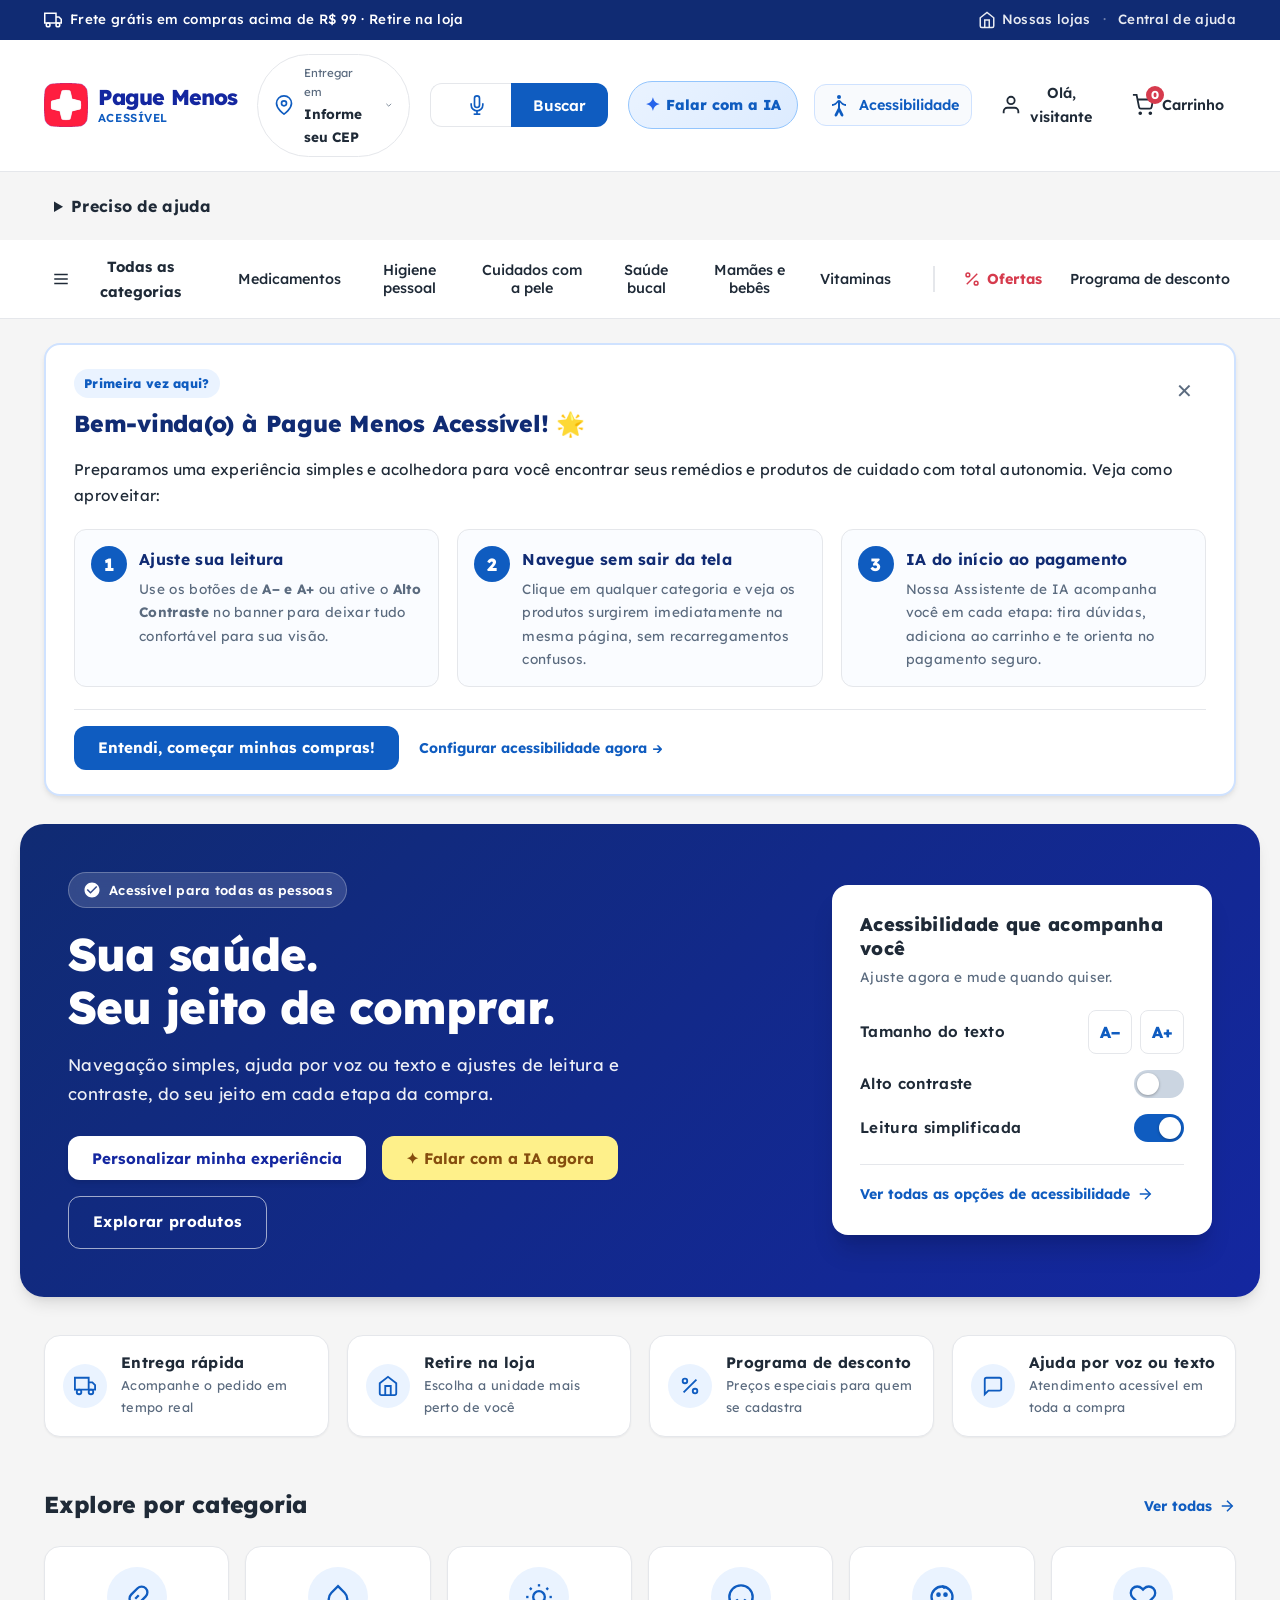
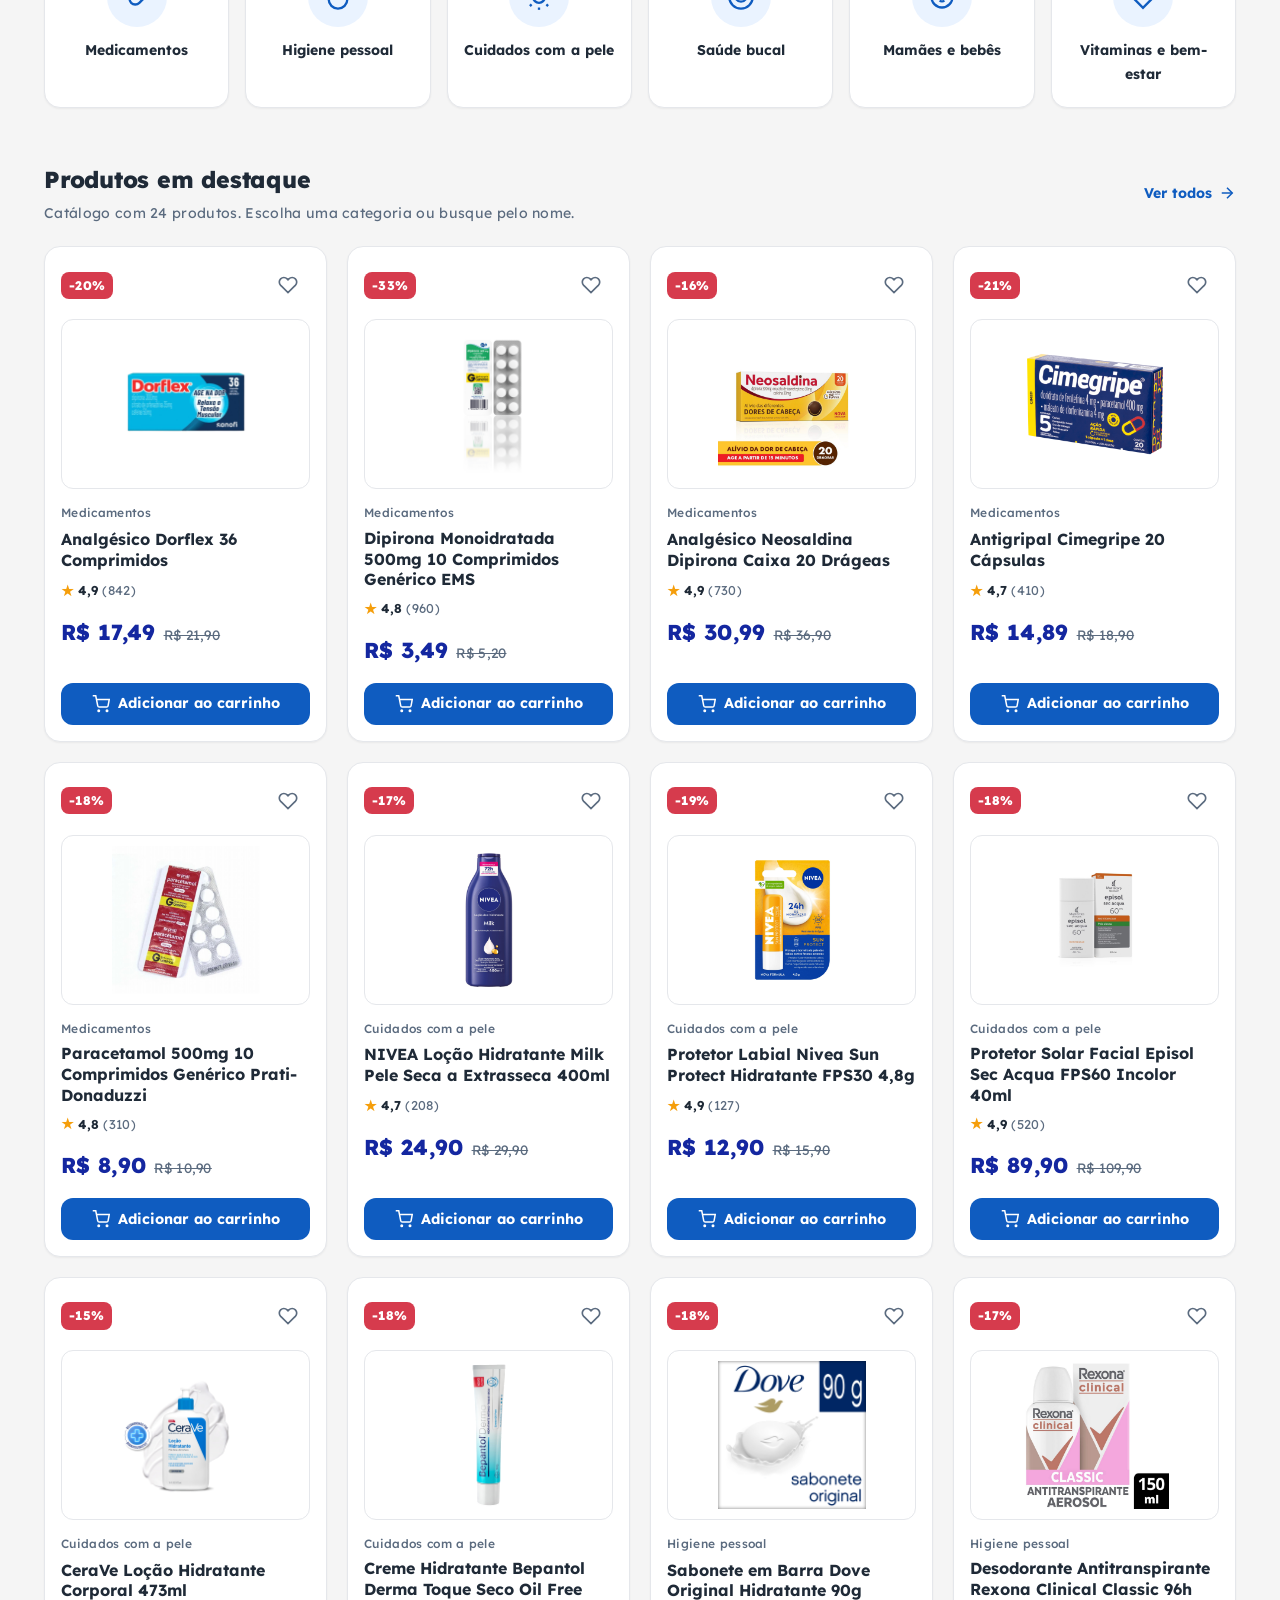
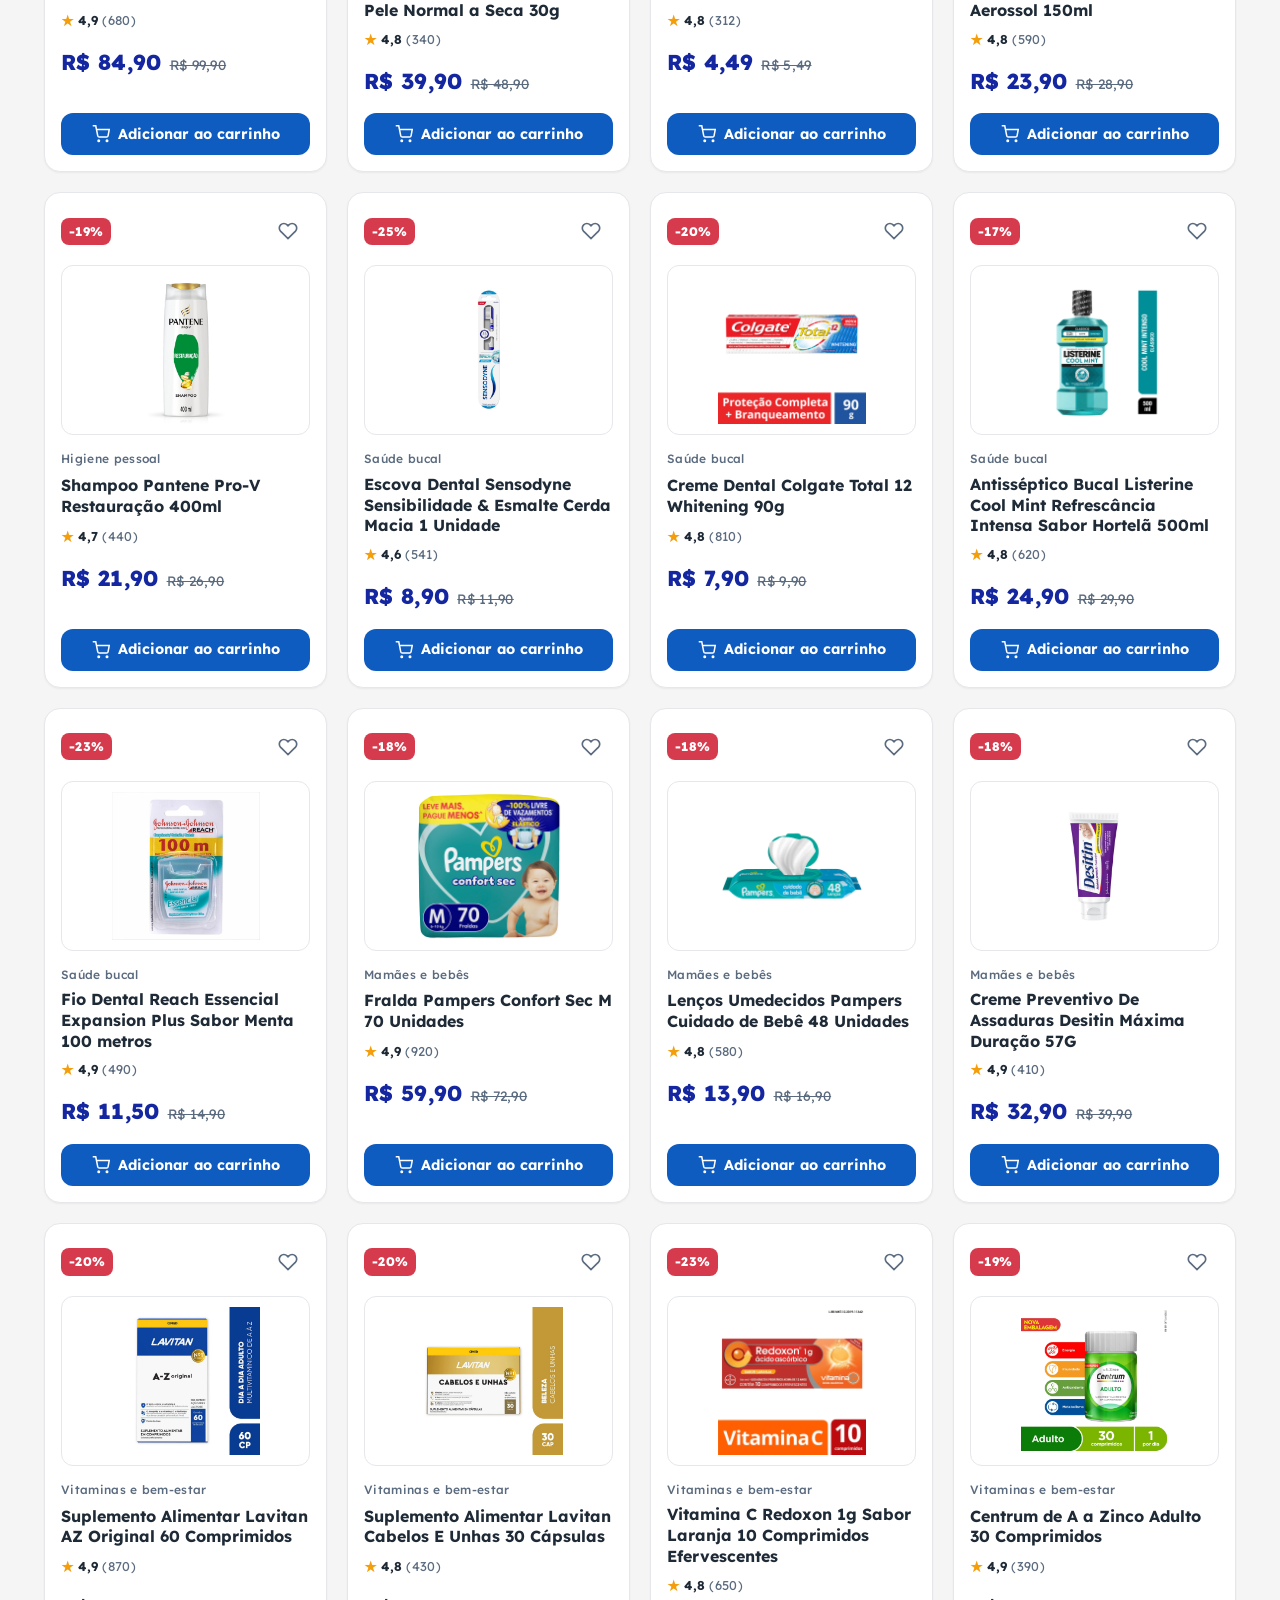
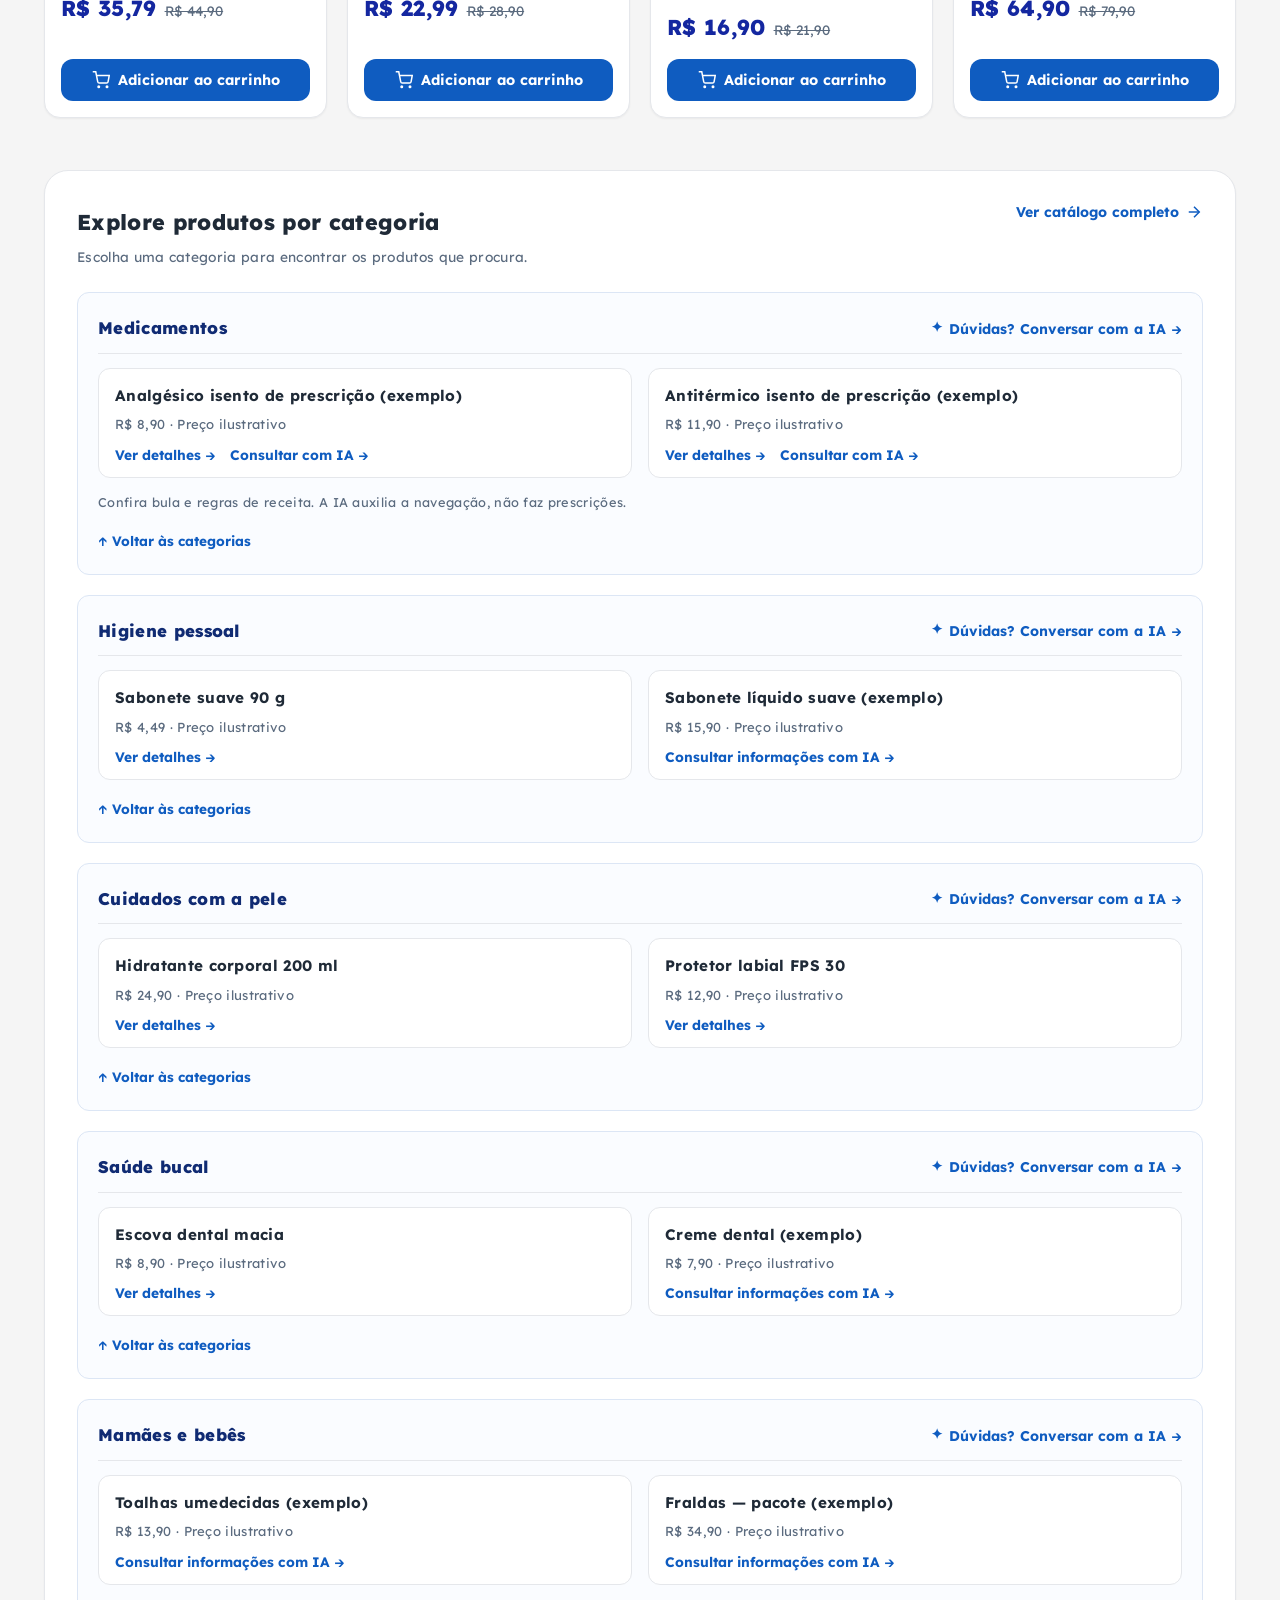
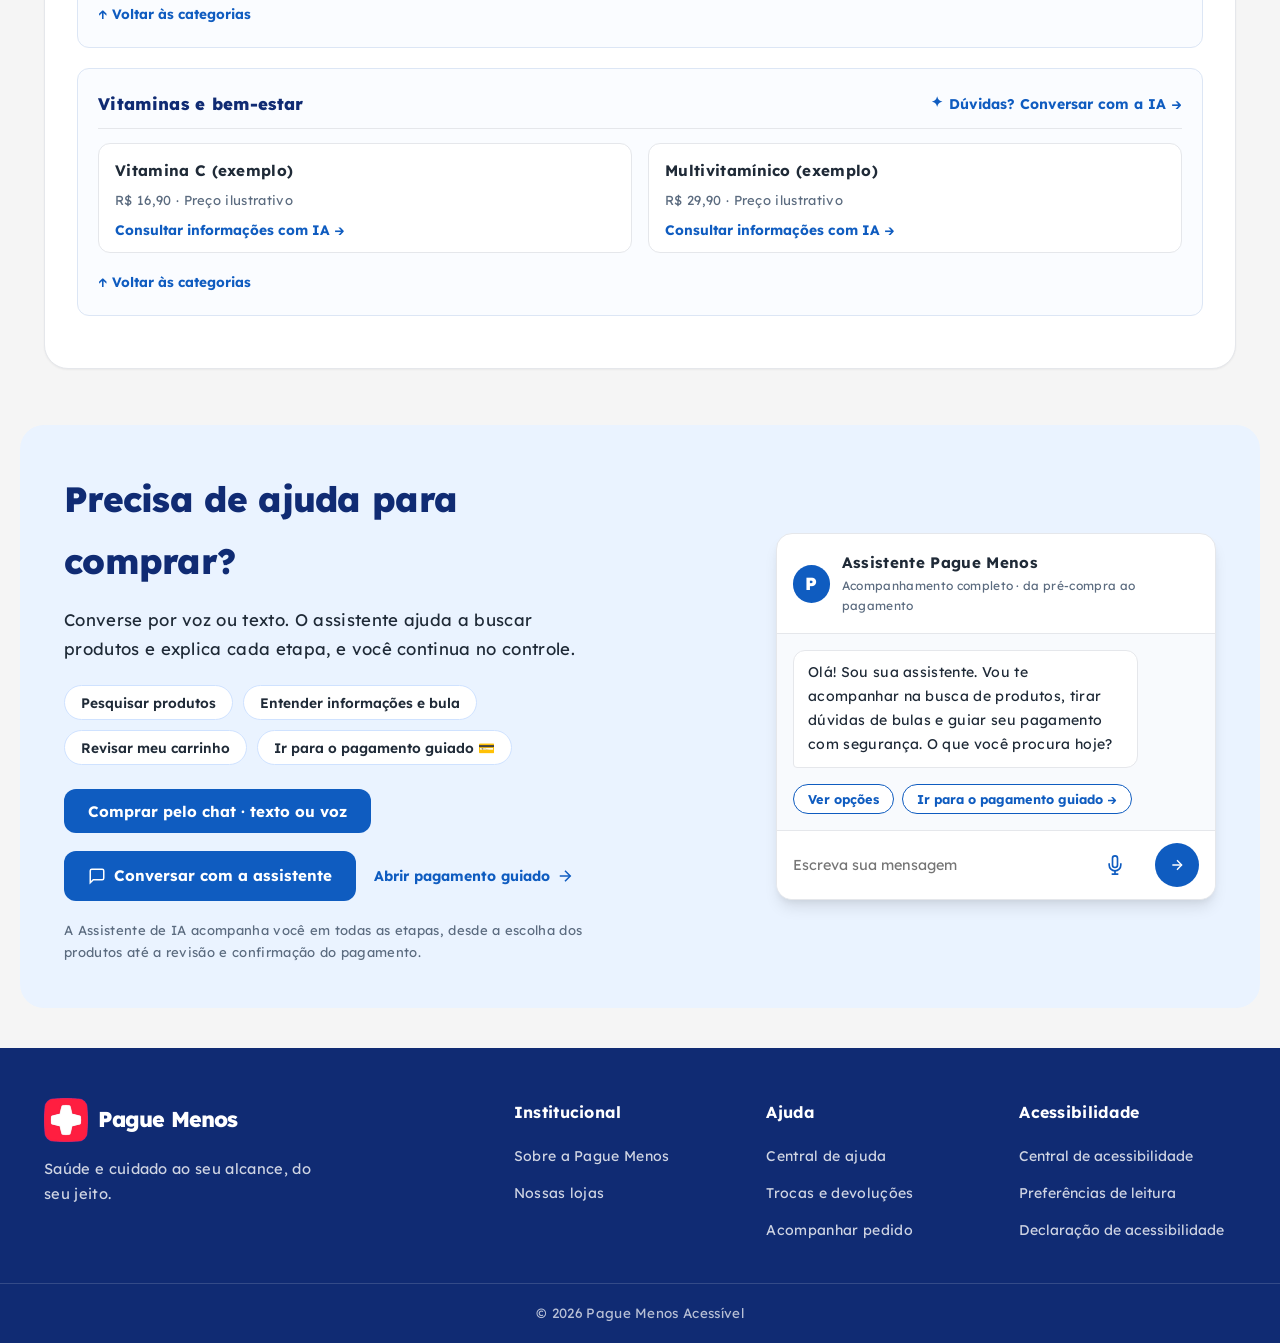
<file: index.html>
<!DOCTYPE html>
<html lang="pt-BR">
<head>
  <meta charset="UTF-8">
  <link rel="icon" type="image/png" href="assets/logo-pague-menos.png">
  <meta name="viewport" content="width=device-width, initial-scale=1.0">
  <meta name="description" content="Pague Menos Acessível - Experiência farmacêutica inclusiva com leitura facilitada, alto contraste na paleta da marca, navegação guiada e IA opcional.">
  <title>Pague Menos Acessível | Sua saúde. Seu jeito de comprar.</title>
  <link rel="preconnect" href="https://fonts.googleapis.com">
  <link rel="preconnect" href="https://fonts.gstatic.com" crossorigin>
  <link href="https://fonts.googleapis.com/css2?family=Plus+Jakarta+Sans:wght@400;500;600;700;800&family=Lexend:wght@400;500;600;700&display=swap" rel="stylesheet">
  <link rel="stylesheet" href="styles.css">
  <link rel="stylesheet" href="accessible-flows.css">
</head>
<body>
  
  <a href="#conteudo-principal" class="skip-link">Pular para o conteúdo principal</a>

  
  <div id="status-acessibilidade" class="sr-only" aria-live="polite" aria-atomic="true"></div>

  
  <div class="top-bar" role="region" aria-label="Avisos e links rápidos">
    <div class="container top-bar-content">
      <div class="top-bar-notice">
        <svg class="icon-sm" viewBox="0 0 24 24" fill="none" stroke="currentColor" stroke-width="2" aria-hidden="true">
          <path d="M1 3h15v13H1zM16 8h4l3 3v5h-7V8z"/>
          <circle cx="5.5" cy="18.5" r="2.5"/><circle cx="18.5" cy="18.5" r="2.5"/>
        </svg>
        <span>Frete grátis em compras acima de R$ 99 · Retire na loja</span>
      </div>
      <div class="top-bar-links">
        <a href="https://www.paguemenos.com.br/nossas-lojas" class="top-link">
          <svg class="icon-sm" viewBox="0 0 24 24" fill="none" stroke="currentColor" stroke-width="2" aria-hidden="true">
            <path d="M3 9l9-7 9 7v11a2 2 0 0 1-2 2H5a2 2 0 0 1-2-2z"/>
            <polyline points="9 22 9 12 15 12 15 22"/>
          </svg>
          <span>Nossas lojas</span>
        </a>
        <span class="divider" aria-hidden="true">·</span>
        <a href="ajuda.html" class="top-link">Central de ajuda</a>
      </div>
    </div>
  </div>

  
  <header class="main-header" role="banner">
    <div class="container header-container">
      
      <a href="#" class="brand-logo" onclick="resetarFiltroHome(event)" aria-label="Pague Menos Acessível - Voltar ao início da página">
        <img src="assets/logo-pague-menos.png" alt="Pague Menos" class="brand-img">
        <div class="brand-text">
          <span class="brand-name">Pague Menos</span>
          <span class="brand-sub">Acessível</span>
        </div>
      </a>

      
      <button class="btn-location" id="btn-cep" onclick="abrirModalCep()" aria-label="Definir CEP de entrega">
        <div class="location-icon" aria-hidden="true">
          <svg viewBox="0 0 24 24" fill="none" stroke="currentColor" stroke-width="2">
            <path d="M21 10c0 7-9 13-9 13s-9-6-9-13a9 9 0 0 1 18 0z"/>
            <circle cx="12" cy="10" r="3"/>
          </svg>
        </div>
        <div class="location-info">
          <span class="location-label">Entregar em</span>
          <span class="location-value" id="cep-display">Informe seu CEP</span>
        </div>
        <svg class="chevron-icon" viewBox="0 0 24 24" fill="none" stroke="currentColor" stroke-width="2" aria-hidden="true">
          <polyline points="6 9 12 15 18 9"></polyline>
        </svg>
      </button>

      
      <form class="search-form" role="search" id="form-busca" onsubmit="event.preventDefault(); buscarProduto();">
        <label for="campo-busca" class="sr-only">Pesquisar remédios, cosméticos ou itens de saúde</label>
        <div class="search-input-wrapper">
          <input 
            type="search" 
            id="campo-busca" 
            class="search-input" 
            placeholder="O que você procura?" 
            autocomplete="off"
          />
          <button 
            type="button" 
            class="btn-voice-search" 
            id="btn-voice" 
            title="Buscar por comando de voz" 
            aria-label="Ativar pesquisa por voz"
            onclick="ativarBuscaPorVoz('campo-busca')"
          >
            <svg viewBox="0 0 24 24" fill="none" stroke="currentColor" stroke-width="2" aria-hidden="true">
              <path d="M12 1a3 3 0 0 0-3 3v8a3 3 0 0 0 6 0V4a3 3 0 0 0-3-3z"/>
              <path d="M19 10v2a7 7 0 0 1-14 0v-2"/>
              <line x1="12" y1="19" x2="12" y2="23"/>
              <line x1="8" y1="23" x2="16" y2="23"/>
            </svg>
          </button>
        </div>
        <button type="submit" class="btn-search">
          Buscar
        </button>
      </form>

      
      <div class="header-actions">
        
        <button class="action-btn btn-ai-quick-shortcut" onclick="focarAssistenteIA()" aria-label="Abrir assistente de IA com voz e texto">
          <span class="ai-sparkle-icon" aria-hidden="true">✦</span>
          <span>Falar com a IA</span>
        </button>

        
        <button class="action-btn action-accessibility" id="btn-accessibility-quick" onclick="abrirPainelAcessibilidade()" aria-haspopup="dialog" aria-expanded="false" aria-label="Abrir central de recursos de acessibilidade">
          <div class="action-icon-circle">
            <svg viewBox="0 0 24 24" fill="currentColor" aria-hidden="true">
              <circle cx="12" cy="4" r="2"/>
              <path d="M19 13v-2c-1.54.02-3.09-.75-4.07-1.83l-1.29-1.43c-.4-.44-1.04-.74-1.64-.74-.6 0-1.24.3-1.64.74L9.07 9.17C8.09 10.25 6.54 11.02 5 11v2c1.86-.02 3.63-.9 4.79-2.18L11 9.6V15l-3.3 6.6c-.34.68-.07 1.5.61 1.84.68.34 1.5.07 1.84-.61L12 18.9l1.85 3.93c.34.68 1.16.95 1.84.61.68-.34.95-1.16.61-1.84L13 15V9.6l1.21 1.22C15.37 12.1 17.14 12.98 19 13z"/>
            </svg>
          </div>
          <span>Acessibilidade</span>
        </button>

        
        <button class="action-btn" id="btn-user-auth" onclick="abrirModalAuth()" aria-label="Acessar sua conta ou gerenciar sessão de visitante">
          <svg class="icon-md" viewBox="0 0 24 24" fill="none" stroke="currentColor" stroke-width="2" aria-hidden="true">
            <path d="M20 21v-2a4 4 0 0 0-4-4H8a4 4 0 0 0-4 4v2"/>
            <circle cx="12" cy="7" r="4"/>
          </svg>
          <span id="user-display-name">Olá, visitante</span>
        </button>

        
        <button class="action-btn btn-cart" id="btn-cart" onclick="abrirGavetaCarrinho()" aria-label="Visualizar carrinho de compras">
          <div class="cart-icon-wrapper">
            <svg class="icon-md" viewBox="0 0 24 24" fill="none" stroke="currentColor" stroke-width="2" aria-hidden="true">
              <circle cx="9" cy="21" r="1"/><circle cx="20" cy="21" r="1"/>
              <path d="M1 1h4l2.68 13.39a2 2 0 0 0 2 1.61h9.72a2 2 0 0 0 2-1.61L23 6H6"/>
            </svg>
            <span class="cart-badge" id="cart-count">2</span>
          </div>
          <span>Carrinho</span>
        </button>
      </div>
    </div>
  </header>

  
  <nav class="nav-categories" aria-label="Navegação por categorias e ofertas">
    <div class="container nav-container">
      <div class="nav-left">
        <button class="btn-all-categories" id="btn-all-categories" onclick="selecionarCategoria('todas')" aria-label="Exibir todas as categorias na Home">
          <svg class="icon-sm" viewBox="0 0 24 24" fill="none" stroke="currentColor" stroke-width="2" aria-hidden="true">
            <line x1="3" y1="12" x2="21" y2="12"></line>
            <line x1="3" y1="6" x2="21" y2="6"></line>
            <line x1="3" y1="18" x2="21" y2="18"></line>
          </svg>
          <span>Todas as categorias</span>
        </button>

        <ul class="nav-links">
          <li>
            <button type="button" class="nav-btn-link" onclick="selecionarCategoria('medicamentos')" data-cat="medicamentos">Medicamentos</button>
          </li>
          <li>
            <button type="button" class="nav-btn-link" onclick="selecionarCategoria('higiene')" data-cat="higiene">Higiene pessoal</button>
          </li>
          <li>
            <button type="button" class="nav-btn-link" onclick="selecionarCategoria('pele')" data-cat="pele">Cuidados com a pele</button>
          </li>
          <li>
            <button type="button" class="nav-btn-link" onclick="selecionarCategoria('bucal')" data-cat="bucal">Saúde bucal</button>
          </li>
          <li>
            <button type="button" class="nav-btn-link" onclick="selecionarCategoria('bebes')" data-cat="bebes">Mamães e bebês</button>
          </li>
          <li>
            <button type="button" class="nav-btn-link" onclick="selecionarCategoria('vitaminas')" data-cat="vitaminas">Vitaminas</button>
          </li>
        </ul>
      </div>

      <div class="nav-right">
        <button type="button" class="nav-item-highlight" onclick="filtrarOfertas()">
          <svg class="icon-sm" viewBox="0 0 24 24" fill="none" stroke="currentColor" stroke-width="2" aria-hidden="true">
            <line x1="19" y1="5" x2="5" y2="19"></line>
            <circle cx="6.5" cy="6.5" r="2.5"></circle>
            <circle cx="17.5" cy="17.5" r="2.5"></circle>
          </svg>
          <span>Ofertas</span>
        </button>
        <button type="button" class="nav-btn-link" onclick="mostrarModalProgramaDesconto()">Programa de desconto</button>
      </div>
    </div>
  </nav>

  
  <main id="conteudo-principal" tabindex="-1">
    
    
    <section class="container welcome-section" id="welcome-card-box" aria-labelledby="welcome-title">
      <div class="welcome-card" role="region">
        <div class="welcome-header">
          <div class="welcome-title-wrap">
            <span class="welcome-badge">Primeira vez aqui?</span>
            <h2 id="welcome-title" class="welcome-title">Bem-vinda(o) à Pague Menos Acessível! 🌟</h2>
          </div>
          <button type="button" class="btn-close-welcome" onclick="fecharCardBoasVindas()" aria-label="Fechar instruções de boas-vindas">✕</button>
        </div>

        <p class="welcome-desc">
          Preparamos uma experiência simples e acolhedora para você encontrar seus remédios e produtos de cuidado com total autonomia. Veja como aproveitar:
        </p>

        <div class="welcome-steps-grid">
          <div class="welcome-step-item">
            <div class="step-num-icon" aria-hidden="true">1</div>
            <div class="step-content">
              <h3 class="step-title">Ajuste sua leitura</h3>
              <p class="step-text">Use os botões de <strong>A− e A+</strong> ou ative o <strong>Alto Contraste</strong> no banner para deixar tudo confortável para sua visão.</p>
            </div>
          </div>

          <div class="welcome-step-item">
            <div class="step-num-icon" aria-hidden="true">2</div>
            <div class="step-content">
              <h3 class="step-title">Navegue sem sair da tela</h3>
              <p class="step-text">Clique em qualquer categoria e veja os produtos surgirem imediatamente na mesma página, sem recarregamentos confusos.</p>
            </div>
          </div>

          <div class="welcome-step-item">
            <div class="step-num-icon" aria-hidden="true">3</div>
            <div class="step-content">
              <h3 class="step-title">IA do início ao pagamento</h3>
              <p class="step-text">Nossa Assistente de IA acompanha você em cada etapa: tira dúvidas, adiciona ao carrinho e te orienta no pagamento seguro.</p>
            </div>
          </div>
        </div>

        <div class="welcome-footer">
          <button type="button" class="btn btn-primary" onclick="fecharCardBoasVindas()">
            Entendi, começar minhas compras!
          </button>
          <button type="button" class="link-arrow" onclick="abrirPainelAcessibilidade()">
            Configurar acessibilidade agora →
          </button>
        </div>
      </div>
    </section>

    
    <section class="hero-section" aria-labelledby="hero-title">
      <div class="container hero-container">
        
        
        <div class="hero-content">
          <div class="hero-badge">
            <svg class="icon-sm" viewBox="0 0 24 24" fill="currentColor" aria-hidden="true">
              <path d="M12 2C6.48 2 2 6.48 2 12s4.48 10 10 10 10-4.48 10-10S17.52 2 12 2zm-2 15l-5-5 1.41-1.41L10 14.17l7.59-7.59L19 8l-9 9z"/>
            </svg>
            <span>Acessível para todas as pessoas</span>
          </div>

          <h1 id="hero-title" class="hero-title">
            Sua saúde.<br>
            Seu jeito de comprar.
          </h1>

          <p class="hero-description">
            Navegação simples, ajuda por voz ou texto e ajustes de leitura e contraste, do seu jeito em cada etapa da compra.
          </p>

          <div class="hero-actions">
            <button class="btn btn-primary-light" id="btn-personalizar" onclick="abrirPainelAcessibilidade()">
              Personalizar minha experiência
            </button>
            <button class="btn btn-ai-hero-btn" onclick="focarAssistenteIA()">
              ✦ Falar com a IA agora
            </button>
            <a href="#destaques" class="btn btn-outline-light">
              Explorar produtos
            </a>
          </div>
        </div>

        
        <div class="hero-widget-card" role="region" aria-labelledby="widget-acessibilidade-titulo">
          <div class="widget-header">
            <h2 id="widget-acessibilidade-titulo" class="widget-title">Acessibilidade que acompanha você</h2>
            <p class="widget-subtitle">Ajuste agora e mude quando quiser.</p>
          </div>

          <div class="widget-controls">
            
            <div class="control-row">
              <span class="control-label" id="label-fonte">Tamanho do texto</span>
              <div class="btn-group-font" role="group" aria-labelledby="label-fonte">
                <button type="button" class="btn-font-step" id="btn-font-dec" onclick="ajustarEscalaFonte(-1)" aria-label="Diminuir tamanho da fonte">A−</button>
                <button type="button" class="btn-font-step" id="btn-font-inc" onclick="ajustarEscalaFonte(1)" aria-label="Aumentar tamanho da fonte">A+</button>
              </div>
            </div>

            
            <div class="control-row">
              <span class="control-label" id="label-contraste">Alto contraste</span>
              <label for="toggle-contraste" class="switch-wrapper" aria-labelledby="label-contraste">
                <input type="checkbox" id="toggle-contraste" class="toggle-switch">
                <span class="switch-slider"></span>
              </label>
            </div>

            
            <div class="control-row">
              <span class="control-label" id="label-leitura">Leitura simplificada</span>
              <label for="toggle-leitura" class="switch-wrapper" aria-labelledby="label-leitura">
                <input type="checkbox" id="toggle-leitura" class="toggle-switch" checked>
                <span class="switch-slider"></span>
              </label>
            </div>
          </div>

          <div class="widget-footer">
            <button type="button" class="link-arrow" onclick="abrirPainelAcessibilidade()">
              Ver todas as opções de acessibilidade
              <svg class="icon-sm" viewBox="0 0 24 24" fill="none" stroke="currentColor" stroke-width="2" aria-hidden="true">
                <line x1="5" y1="12" x2="19" y2="12"></line>
                <polyline points="12 5 19 12 12 19"></polyline>
              </svg>
            </button>
          </div>
        </div>

      </div>
    </section>

    
    <section class="section-features" aria-label="Diferenciais e serviços acessíveis">
      <div class="container features-grid">
        <div class="feature-card">
          <div class="feature-icon" aria-hidden="true">
            <svg viewBox="0 0 24 24" fill="none" stroke="currentColor" stroke-width="2">
              <path d="M1 3h15v13H1zM16 8h4l3 3v5h-7V8z"/>
              <circle cx="5.5" cy="18.5" r="2.5"/><circle cx="18.5" cy="18.5" r="2.5"/>
            </svg>
          </div>
          <div class="feature-text">
            <h3 class="feature-title">Entrega rápida</h3>
            <p class="feature-desc">Acompanhe o pedido em tempo real</p>
          </div>
        </div>

        <div class="feature-card">
          <div class="feature-icon" aria-hidden="true">
            <svg viewBox="0 0 24 24" fill="none" stroke="currentColor" stroke-width="2">
              <path d="M3 9l9-7 9 7v11a2 2 0 0 1-2 2H5a2 2 0 0 1-2-2z"/>
              <polyline points="9 22 9 12 15 12 15 22"/>
            </svg>
          </div>
          <div class="feature-text">
            <h3 class="feature-title">Retire na loja</h3>
            <p class="feature-desc">Escolha a unidade mais perto de você</p>
          </div>
        </div>

        <div class="feature-card">
          <div class="feature-icon" aria-hidden="true">
            <svg viewBox="0 0 24 24" fill="none" stroke="currentColor" stroke-width="2">
              <line x1="19" y1="5" x2="5" y2="19"></line>
              <circle cx="6.5" cy="6.5" r="2.5"></circle>
              <circle cx="17.5" cy="17.5" r="2.5"></circle>
            </svg>
          </div>
          <div class="feature-text">
            <h3 class="feature-title">Programa de desconto</h3>
            <p class="feature-desc">Preços especiais para quem se cadastra</p>
          </div>
        </div>

        <div class="feature-card">
          <div class="feature-icon" aria-hidden="true">
            <svg viewBox="0 0 24 24" fill="none" stroke="currentColor" stroke-width="2">
              <path d="M21 15a2 2 0 0 1-2 2H7l-4 4V5a2 2 0 0 1 2-2h14a2 2 0 0 1 2 2z"></path>
            </svg>
          </div>
          <div class="feature-text">
            <h3 class="feature-title">Ajuda por voz ou texto</h3>
            <p class="feature-desc">Atendimento acessível em toda a compra</p>
          </div>
        </div>
      </div>
    </section>

    
    <section class="section-categories" aria-labelledby="cat-section-title">
      <div class="container">
        <div class="section-header-flex">
          <h2 id="cat-section-title" class="section-heading">Explore por categoria</h2>
          <button type="button" class="link-arrow" onclick="selecionarCategoria('todas')">
            Ver todas
            <svg class="icon-sm" viewBox="0 0 24 24" fill="none" stroke="currentColor" stroke-width="2" aria-hidden="true">
              <line x1="5" y1="12" x2="19" y2="12"></line>
              <polyline points="12 5 19 12 12 19"></polyline>
            </svg>
          </button>
        </div>

        <div class="categories-grid" role="group" aria-label="Selecione uma categoria para filtrar na Home">
          
          
          <button type="button" class="category-card" onclick="selecionarCategoria('medicamentos')" aria-label="Filtrar por Medicamentos">
            <div class="category-icon-circle" aria-hidden="true">
              <svg viewBox="0 0 24 24" fill="none" stroke="currentColor" stroke-width="2">
                <path d="M10.5 13.5l3-3m-6.5 6.5a4.95 4.95 0 0 1-1.4-3.5 4.95 4.95 0 0 1 1.4-3.5l5.5-5.5a4.95 4.95 0 0 1 7 7l-5.5 5.5a4.95 4.95 0 0 1-3.5 1.4 4.95 4.95 0 0 1-3.5-1.4z"/>
              </svg>
            </div>
            <span class="category-name">Medicamentos</span>
          </button>

          
          <button type="button" class="category-card" onclick="selecionarCategoria('higiene')" aria-label="Filtrar por Higiene pessoal">
            <div class="category-icon-circle" aria-hidden="true">
              <svg viewBox="0 0 24 24" fill="none" stroke="currentColor" stroke-width="2">
                <path d="M12 2.69l5.66 5.66a8 8 0 1 1-11.31 0z"/>
              </svg>
            </div>
            <span class="category-name">Higiene pessoal</span>
          </button>

          
          <button type="button" class="category-card" onclick="selecionarCategoria('pele')" aria-label="Filtrar por Cuidados com a pele">
            <div class="category-icon-circle" aria-hidden="true">
              <svg viewBox="0 0 24 24" fill="none" stroke="currentColor" stroke-width="2">
                <circle cx="12" cy="12" r="5"/>
                <line x1="12" y1="1" x2="12" y2="3"/>
                <line x1="12" y1="21" x2="12" y2="23"/>
                <line x1="4.22" y1="4.22" x2="5.64" y2="5.64"/>
                <line x1="18.36" y1="18.36" x2="19.78" y2="19.78"/>
                <line x1="1" y1="12" x2="3" y2="12"/>
                <line x1="21" y1="12" x2="23" y2="12"/>
                <line x1="4.22" y1="19.78" x2="5.64" y2="18.36"/>
                <line x1="18.36" y1="5.64" x2="19.78" y2="4.22"/>
              </svg>
            </div>
            <span class="category-name">Cuidados com a pele</span>
          </button>

          
          <button type="button" class="category-card" onclick="selecionarCategoria('bucal')" aria-label="Filtrar por Saúde bucal">
            <div class="category-icon-circle" aria-hidden="true">
              <svg viewBox="0 0 24 24" fill="none" stroke="currentColor" stroke-width="2">
                <circle cx="12" cy="12" r="10"></circle>
                <path d="M8 14s1.5 2 4 2 4-2 4-2"></path>
                <line x1="9" y1="9" x2="9.01" y2="9"></line>
                <line x1="15" y1="9" x2="15.01" y2="9"></line>
              </svg>
            </div>
            <span class="category-name">Saúde bucal</span>
          </button>

          
          <button type="button" class="category-card" onclick="selecionarCategoria('bebes')" aria-label="Filtrar por Mamães e bebês">
            <div class="category-icon-circle" aria-hidden="true">
              <svg viewBox="0 0 24 24" fill="none" stroke="currentColor" stroke-width="2">
                <circle cx="12" cy="12" r="9"/>
                <path d="M10 15c.5.5 1.2.8 2 .8s1.5-.3 2-.8"/>
                <circle cx="9" cy="10" r="1"/>
                <circle cx="15" cy="10" r="1"/>
                <path d="M12 3a2 2 0 0 1 2 2"/>
              </svg>
            </div>
            <span class="category-name">Mamães e bebês</span>
          </button>

          
          <button type="button" class="category-card" onclick="selecionarCategoria('vitaminas')" aria-label="Filtrar por Vitaminas e bem-estar">
            <div class="category-icon-circle" aria-hidden="true">
              <svg viewBox="0 0 24 24" fill="none" stroke="currentColor" stroke-width="2">
                <path d="M20.84 4.61a5.5 5.5 0 0 0-7.78 0L12 5.67l-1.06-1.06a5.5 5.5 0 0 0-7.78 7.78l1.06 1.06L12 21.23l7.78-7.78 1.06-1.06a5.5 5.5 0 0 0 0-7.78z"/>
              </svg>
            </div>
            <span class="category-name">Vitaminas e bem-estar</span>
          </button>
        </div>
      </div>
    </section>

    
    <section class="section-products" id="destaques" aria-labelledby="products-section-title">
      <div class="container">
        <div class="section-header-flex">
          <div>
            <h2 id="products-section-title" class="section-heading">Produtos em destaque</h2>
            <p id="products-active-filter-label" class="section-subheading">Exibindo os itens mais procurados</p>
          </div>
          <button type="button" class="link-arrow" onclick="selecionarCategoria('todas')">
            Ver todos
            <svg class="icon-sm" viewBox="0 0 24 24" fill="none" stroke="currentColor" stroke-width="2" aria-hidden="true">
              <line x1="5" y1="12" x2="19" y2="12"></line>
              <polyline points="12 5 19 12 12 19"></polyline>
            </svg>
          </button>
        </div>

        
        <div class="products-grid" id="products-grid-container" aria-live="polite">
          
        </div>
      </div>
    </section>

    
    <section class="section-category-catalog" id="catalogo" aria-labelledby="cat-catalog-title">
      <div class="container">
        
        <div class="catalog-card-container">
          <div class="catalog-header">
            <div>
              <h2 id="cat-catalog-title" class="catalog-title">Explore produtos por categoria</h2>
              <p class="catalog-subtitle">Escolha uma categoria para encontrar os produtos que procura.</p>
            </div>
            <button type="button" class="link-arrow" onclick="selecionarCategoria('todas')">
              Ver catálogo completo
              <svg class="icon-sm" viewBox="0 0 24 24" fill="none" stroke="currentColor" stroke-width="2" aria-hidden="true">
                <line x1="5" y1="12" x2="19" y2="12"></line>
                <polyline points="12 5 19 12 12 19"></polyline>
              </svg>
            </button>
          </div>

          
          <div class="cat-group-card" id="cat-group-medicamentos">
            <div class="cat-group-header">
              <h3 class="cat-group-name">Medicamentos</h3>
              <button type="button" class="link-ai-sparkle" onclick="abrirChatbotComMensagem('Tenho dúvidas sobre Medicamentos')">
                <span aria-hidden="true">✦</span> Dúvidas? Conversar com a IA →
              </button>
            </div>

            <div class="cat-items-grid">
              <div class="cat-product-item">
                <div class="cat-product-info">
                  <h4 class="cat-item-title">Analgésico isento de prescrição (exemplo)</h4>
                  <p class="cat-item-price">R$ 8,90 · Preço ilustrativo</p>
                </div>
                <div class="cat-item-actions">
                  <button type="button" class="btn-text-link" onclick="abrirDetalheProduto('Analgésico isento de prescrição (exemplo)')">Ver detalhes →</button>
                  <button type="button" class="btn-text-link" onclick="abrirChatbotComMensagem('Informações sobre Analgésico isento de prescrição')">Consultar com IA →</button>
                </div>
              </div>

              <div class="cat-product-item">
                <div class="cat-product-info">
                  <h4 class="cat-item-title">Antitérmico isento de prescrição (exemplo)</h4>
                  <p class="cat-item-price">R$ 11,90 · Preço ilustrativo</p>
                </div>
                <div class="cat-item-actions">
                  <button type="button" class="btn-text-link" onclick="abrirDetalheProduto('Antitérmico isento de prescrição (exemplo)')">Ver detalhes →</button>
                  <button type="button" class="btn-text-link" onclick="abrirChatbotComMensagem('Informações sobre Antitérmico isento de prescrição')">Consultar com IA →</button>
                </div>
              </div>
            </div>

            <p class="cat-disclaimer">Confira bula e regras de receita. A IA auxilia a navegação, não faz prescrições.</p>

            <button type="button" class="btn-back-to-categories" onclick="selecionarCategoria('todas')">
              ↑ Voltar às categorias
            </button>
          </div>

          
          <div class="cat-group-card" id="cat-group-higiene">
            <div class="cat-group-header">
              <h3 class="cat-group-name">Higiene pessoal</h3>
              <button type="button" class="link-ai-sparkle" onclick="abrirChatbotComMensagem('Tenho dúvidas sobre Higiene pessoal')">
                <span aria-hidden="true">✦</span> Dúvidas? Conversar com a IA →
              </button>
            </div>

            <div class="cat-items-grid">
              <div class="cat-product-item">
                <div class="cat-product-info">
                  <h4 class="cat-item-title">Sabonete suave 90 g</h4>
                  <p class="cat-item-price">R$ 4,49 · Preço ilustrativo</p>
                </div>
                <button type="button" class="btn-text-link" onclick="abrirDetalheProduto('Sabonete suave 90 g')">
                  Ver detalhes →
                </button>
              </div>

              <div class="cat-product-item">
                <div class="cat-product-info">
                  <h4 class="cat-item-title">Sabonete líquido suave (exemplo)</h4>
                  <p class="cat-item-price">R$ 15,90 · Preço ilustrativo</p>
                </div>
                <button type="button" class="btn-text-link" onclick="abrirChatbotComMensagem('Informações sobre Sabonete líquido suave')">
                  Consultar informações com IA →
                </button>
              </div>
            </div>

            <button type="button" class="btn-back-to-categories" onclick="selecionarCategoria('todas')">
              ↑ Voltar às categorias
            </button>
          </div>

          
          <div class="cat-group-card" id="cat-group-pele">
            <div class="cat-group-header">
              <h3 class="cat-group-name">Cuidados com a pele</h3>
              <button type="button" class="link-ai-sparkle" onclick="abrirChatbotComMensagem('Tenho dúvidas sobre Cuidados com a pele')">
                <span aria-hidden="true">✦</span> Dúvidas? Conversar com a IA →
              </button>
            </div>

            <div class="cat-items-grid">
              <div class="cat-product-item">
                <div class="cat-product-info">
                  <h4 class="cat-item-title">Hidratante corporal 200 ml</h4>
                  <p class="cat-item-price">R$ 24,90 · Preço ilustrativo</p>
                </div>
                <button type="button" class="btn-text-link" onclick="abrirDetalheProduto('Hidratante corporal 200 ml')">
                  Ver detalhes →
                </button>
              </div>

              <div class="cat-product-item">
                <div class="cat-product-info">
                  <h4 class="cat-item-title">Protetor labial FPS 30</h4>
                  <p class="cat-item-price">R$ 12,90 · Preço ilustrativo</p>
                </div>
                <button type="button" class="btn-text-link" onclick="abrirDetalheProduto('Protetor labial FPS 30')">
                  Ver detalhes →
                </button>
              </div>
            </div>

            <button type="button" class="btn-back-to-categories" onclick="selecionarCategoria('todas')">
              ↑ Voltar às categorias
            </button>
          </div>

          
          <div class="cat-group-card" id="cat-group-bucal">
            <div class="cat-group-header">
              <h3 class="cat-group-name">Saúde bucal</h3>
              <button type="button" class="link-ai-sparkle" onclick="abrirChatbotComMensagem('Tenho dúvidas sobre Saúde bucal')">
                <span aria-hidden="true">✦</span> Dúvidas? Conversar com a IA →
              </button>
            </div>

            <div class="cat-items-grid">
              <div class="cat-product-item">
                <div class="cat-product-info">
                  <h4 class="cat-item-title">Escova dental macia</h4>
                  <p class="cat-item-price">R$ 8,90 · Preço ilustrativo</p>
                </div>
                <button type="button" class="btn-text-link" onclick="abrirDetalheProduto('Escova dental macia')">
                  Ver detalhes →
                </button>
              </div>

              <div class="cat-product-item">
                <div class="cat-product-info">
                  <h4 class="cat-item-title">Creme dental (exemplo)</h4>
                  <p class="cat-item-price">R$ 7,90 · Preço ilustrativo</p>
                </div>
                <button type="button" class="btn-text-link" onclick="abrirChatbotComMensagem('Informações sobre Creme dental')">
                  Consultar informações com IA →
                </button>
              </div>
            </div>

            <button type="button" class="btn-back-to-categories" onclick="selecionarCategoria('todas')">
              ↑ Voltar às categorias
            </button>
          </div>

          
          <div class="cat-group-card" id="cat-group-bebes">
            <div class="cat-group-header">
              <h3 class="cat-group-name">Mamães e bebês</h3>
              <button type="button" class="link-ai-sparkle" onclick="abrirChatbotComMensagem('Tenho dúvidas sobre itens de Mamães e bebês')">
                <span aria-hidden="true">✦</span> Dúvidas? Conversar com a IA →
              </button>
            </div>

            <div class="cat-items-grid">
              <div class="cat-product-item">
                <div class="cat-product-info">
                  <h4 class="cat-item-title">Toalhas umedecidas (exemplo)</h4>
                  <p class="cat-item-price">R$ 13,90 · Preço ilustrativo</p>
                </div>
                <button type="button" class="btn-text-link" onclick="abrirChatbotComMensagem('Informações sobre Toalhas umedecidas')">
                  Consultar informações com IA →
                </button>
              </div>

              <div class="cat-product-item">
                <div class="cat-product-info">
                  <h4 class="cat-item-title">Fraldas — pacote (exemplo)</h4>
                  <p class="cat-item-price">R$ 34,90 · Preço ilustrativo</p>
                </div>
                <button type="button" class="btn-text-link" onclick="abrirChatbotComMensagem('Informações sobre Fraldas')">
                  Consultar informações com IA →
                </button>
              </div>
            </div>

            <button type="button" class="btn-back-to-categories" onclick="selecionarCategoria('todas')">
              ↑ Voltar às categorias
            </button>
          </div>

          
          <div class="cat-group-card" id="cat-group-vitaminas">
            <div class="cat-group-header">
              <h3 class="cat-group-name">Vitaminas e bem-estar</h3>
              <button type="button" class="link-ai-sparkle" onclick="abrirChatbotComMensagem('Tenho dúvidas sobre Vitaminas e suplementos')">
                <span aria-hidden="true">✦</span> Dúvidas? Conversar com a IA →
              </button>
            </div>

            <div class="cat-items-grid">
              <div class="cat-product-item">
                <div class="cat-product-info">
                  <h4 class="cat-item-title">Vitamina C (exemplo)</h4>
                  <p class="cat-item-price">R$ 16,90 · Preço ilustrativo</p>
                </div>
                <button type="button" class="btn-text-link" onclick="abrirChatbotComMensagem('Informações sobre Vitamina C')">
                  Consultar informações com IA →
                </button>
              </div>

              <div class="cat-product-item">
                <div class="cat-product-info">
                  <h4 class="cat-item-title">Multivitamínico (exemplo)</h4>
                  <p class="cat-item-price">R$ 29,90 · Preço ilustrativo</p>
                </div>
                <button type="button" class="btn-text-link" onclick="abrirChatbotComMensagem('Informações sobre Multivitamínico')">
                  Consultar informações com IA →
                </button>
              </div>
            </div>

            <button type="button" class="btn-back-to-categories" onclick="selecionarCategoria('todas')">
              ↑ Voltar às categorias
            </button>
          </div>

        </div>

      </div>
    </section>

    
    <section class="section-assistant" id="assistente-ia" aria-labelledby="assistant-title">
      <div class="container assistant-container">
        
        <div class="assistant-content">
          <h2 id="assistant-title" class="assistant-title">Precisa de ajuda para comprar?</h2>
          
          <p class="assistant-desc">
            Converse por voz ou texto. O assistente ajuda a buscar produtos e explica cada etapa, e você continua no controle.
          </p>

          <div class="quick-chips" role="group" aria-label="Sugestões de tópicos para ajuda rápida da IA">
            <button type="button" class="chip-item" onclick="enviarMensagemRapida('Pesquisar produtos na Pague Menos')">Pesquisar produtos</button>
            <button type="button" class="chip-item" onclick="enviarMensagemRapida('Entender bula e modo de usar')">Entender informações e bula</button>
            <button type="button" class="chip-item" onclick="enviarMensagemRapida('Revisar os itens do meu carrinho')">Revisar meu carrinho</button>
            <button type="button" class="chip-item" onclick="iniciarCheckoutGuiadoIA()">Ir para o pagamento guiado 💳</button>
          </div>

          <div class="assistant-actions">
            <button type="button" class="btn btn-primary" onclick="PMChat.open()">Comprar pelo chat · texto ou voz</button>
            <button class="btn btn-primary" onclick="focarChatInput()">
              <svg class="icon-sm" viewBox="0 0 24 24" fill="none" stroke="currentColor" stroke-width="2" aria-hidden="true">
                <path d="M21 15a2 2 0 0 1-2 2H7l-4 4V5a2 2 0 0 1 2-2h14a2 2 0 0 1 2 2z"></path>
              </svg>
              <span>Conversar com a assistente</span>
            </button>
            <button type="button" class="link-arrow" onclick="iniciarCheckoutGuiadoIA()">
              Abrir pagamento guiado
              <svg class="icon-sm" viewBox="0 0 24 24" fill="none" stroke="currentColor" stroke-width="2" aria-hidden="true">
                <line x1="5" y1="12" x2="19" y2="12"></line>
                <polyline points="12 5 19 12 12 19"></polyline>
              </svg>
            </button>
          </div>

          <p class="assistant-disclaimer">
            A Assistente de IA acompanha você em todas as etapas, desde a escolha dos produtos até a revisão e confirmação do pagamento.
          </p>
        </div>

        
        <div class="assistant-widget-box" role="region" aria-label="Janela interativa do Assistente Pague Menos">
          <div class="chat-header">
            <div class="chat-avatar" aria-hidden="true">
              <span>P</span>
            </div>
            <div class="chat-header-info">
              <span class="chat-title">Assistente Pague Menos</span>
              <span class="chat-sub">Acompanhamento completo · da pré-compra ao pagamento</span>
            </div>
          </div>

          <div class="chat-messages" id="chat-messages-container" aria-live="polite">
            <div class="chat-bubble bot-bubble">
              <p>Olá! Sou sua assistente. Vou te acompanhar na busca de produtos, tirar dúvidas de bulas e guiar seu pagamento com segurança. O que você procura hoje?</p>
            </div>


            <div class="chat-inline-actions">
              <button type="button" class="btn-chat-action" onclick="enviarMensagemRapida('Ver opções de produtos')">Ver opções</button>
              <button type="button" class="btn-chat-action" onclick="iniciarCheckoutGuiadoIA()">Ir para o pagamento guiado →</button>
            </div>
          </div>

          <form class="chat-input-bar" id="chat-form" onsubmit="event.preventDefault(); enviarMensagemChat();">
            <label for="chat-input" class="sr-only">Digite sua pergunta para o assistente</label>
            <input 
              type="text" 
              id="chat-input" 
              class="chat-input-field" 
              placeholder="Escreva sua mensagem" 
              autocomplete="off"
            />
            <button 
              type="button" 
              class="btn-chat-mic" 
              id="btn-chat-voice" 
              title="Falar por voz" 
              aria-label="Gravar mensagem de voz"
              onclick="ativarBuscaPorVoz('chat-input', true)"
            >
              <svg viewBox="0 0 24 24" fill="none" stroke="currentColor" stroke-width="2" aria-hidden="true">
                <path d="M12 1a3 3 0 0 0-3 3v8a3 3 0 0 0 6 0V4a3 3 0 0 0-3-3z"/>
                <path d="M19 10v2a7 7 0 0 1-14 0v-2"/>
                <line x1="12" y1="19" x2="12" y2="23"/>
                <line x1="8" y1="23" x2="16" y2="23"/>
              </svg>
            </button>
            <button type="submit" class="btn-chat-send" aria-label="Enviar mensagem">
              <svg viewBox="0 0 24 24" fill="none" stroke="currentColor" stroke-width="2" aria-hidden="true">
                <line x1="5" y1="12" x2="19" y2="12"></line>
                <polyline points="12 5 19 12 12 19"></polyline>
              </svg>
            </button>
          </form>
        </div>

      </div>
    </section>

  </main>

  
  <footer class="main-footer" role="contentinfo">
    <div class="container footer-container">
      
      <div class="footer-brand-col">
        <div class="brand-logo footer-logo" aria-label="Pague Menos">
          <img src="assets/logo-pague-menos.png" alt="Pague Menos" class="brand-img">
          <div class="brand-text">
            <span class="brand-name">Pague Menos</span>
          </div>
        </div>
        <p class="footer-slogan">
          Saúde e cuidado ao seu alcance, do seu jeito.
        </p>
      </div>

      <div class="footer-col">
        <h3 class="footer-col-title">Institucional</h3>
        <ul class="footer-links">
          <li><a href="sobre.html">Sobre a Pague Menos</a></li>
          <li><a href="https://www.paguemenos.com.br/nossas-lojas">Nossas lojas</a></li>
        </ul>
      </div>

      <div class="footer-col">
        <h3 class="footer-col-title">Ajuda</h3>
        <ul class="footer-links">
          <li><a href="ajuda.html">Central de ajuda</a></li>
          <li><a href="ajuda.html#card-trocas">Trocas e devoluções</a></li>
          <li><a href="ajuda.html#assistente-ia">Acompanhar pedido</a></li>
        </ul>
      </div>

      <div class="footer-col">
        <h3 class="footer-col-title">Acessibilidade</h3>
        <ul class="footer-links">
          <li><button type="button" class="btn-footer-link" onclick="abrirPainelAcessibilidade()">Central de acessibilidade</button></li>
          <li><button type="button" class="btn-footer-link" onclick="abrirPainelAcessibilidade()">Preferências de leitura</button></li>
          <li><button type="button" class="btn-footer-link" onclick="mostrarModalDeclaracaoA11y()">Declaração de acessibilidade</button></li>
        </ul>
      </div>

    </div>

    <div class="footer-bottom">
      <div class="container footer-bottom-content">
        <p>© 2026 Pague Menos Acessível</p>
      </div>
    </div>
  </footer>

  

  
  <dialog id="modal-acessibilidade" class="accessibility-dialog" aria-labelledby="modal-a11y-title">
    <div class="dialog-content">
      <div class="dialog-header">
        <h2 id="modal-a11y-title" class="dialog-title">Central de Acessibilidade</h2>
        <button type="button" class="btn-close-dialog" onclick="fecharPainelAcessibilidade()" aria-label="Fechar central de acessibilidade">✕</button>
      </div>
      <div class="dialog-body">
        <p class="dialog-intro">Personalize sua experiência mantendo a identidade visual e o contraste ideal para sua visão.</p>

        <div class="dialog-option-block">
          <h3>Tamanho do Texto</h3>
          <div class="font-zoom-selector">
            <button type="button" class="btn-zoom-opt" onclick="ajustarEscalaFonte(-1)">Diminuir (−)</button>
            <button type="button" class="btn-zoom-opt" onclick="resetarEscalaFonte()">Padrão (100%)</button>
            <button type="button" class="btn-zoom-opt" onclick="ajustarEscalaFonte(1)">Aumentar (+)</button>
          </div>
        </div>

        <div class="dialog-option-block">
          <h3>Contraste e Cores</h3>
          <label class="dialog-check-item">
            <input type="checkbox" id="modal-toggle-contraste" onchange="sincronizarContraste(this.checked)">
            <span><strong>Alto Contraste Pague Menos</strong> (Fundo azul marinho profundo #13243B com texto marfim #FFF5D6 - WCAG AAA)</span>
          </label>
        </div>

        <div class="dialog-option-block">
          <h3>Formatação de Leitura</h3>
          <label class="dialog-check-item">
            <input type="checkbox" id="modal-toggle-leitura" checked onchange="sincronizarLeitura(this.checked)">
            <span><strong>Leitura Simplificada</strong> (Tipografia Lexend, espaçamento entrelinhas expandido para dislexia e baixa visão)</span>
          </label>
          <label class="dialog-check-item">
            <input type="checkbox" id="modal-toggle-links" onchange="toggleDestacarLinks(this.checked)">
            <span>Sublinhar e destacar todos os links</span>
          </label>
        </div>
      </div>
      <div class="dialog-footer">
        <button type="button" class="btn btn-primary" onclick="fecharPainelAcessibilidade()">Aplicar e Fechar</button>
      </div>
    </div>
  </dialog>

  
  <dialog id="modal-auth" class="auth-dialog" aria-labelledby="modal-auth-title">
    <div class="dialog-content">
      <div class="dialog-header">
        <h2 id="modal-auth-title" class="dialog-title">Acesso à Conta</h2>
        <button type="button" class="btn-close-dialog" onclick="fecharModalAuth()" aria-label="Fechar janela de login">✕</button>
      </div>
      <div class="dialog-body">
        <p class="dialog-intro">Acesse sua conta para ver pedidos e descontos exclusivos, ou continue navegando com facilidade.</p>

        <a href="login.html" class="btn btn-primary btn-block">Entrar ou criar conta</a>

        <div class="auth-divider">
          <span>ou</span>
        </div>

        
        <button type="button" class="btn btn-outline-primary btn-block" onclick="entrarComoVisitante()">
          Continuar como visitante
        </button>
      </div>
    </div>
  </dialog>

  
  <dialog id="modal-carrinho" class="cart-dialog" aria-labelledby="modal-cart-title">
    <div class="dialog-content">
      <div class="dialog-header">
        <div class="cart-title-wrap">
          <h2 id="modal-cart-title" class="dialog-title">Seu Carrinho</h2>
          <span class="badge-item-count" id="cart-drawer-count">0 itens</span>
        </div>
        <button type="button" class="btn-close-dialog" onclick="fecharGavetaCarrinho()" aria-label="Fechar carrinho de compras">✕</button>
      </div>

      <div class="dialog-body cart-body" id="cart-items-container">
        
      </div>

      <div class="dialog-footer cart-footer">
        <div id="cart-undo" class="purchase-undo" hidden>
          <p id="cart-undo-text" role="status" aria-atomic="true"></p>
          <button type="button" id="cart-undo-button" class="btn btn-secondary" onclick="desfazerRemocaoCarrinho()">Desfazer remoção</button>
        </div>
        <div class="cart-summary-row">
          <span>Subtotal</span>
          <span id="cart-subtotal-val" class="summary-price">R$ 0,00</span>
        </div>
        <div class="cart-summary-row">
          <span>Frete (Entrega para <span id="cart-cep-label">informe seu CEP</span>)</span>
          <span class="free-shipping-tag">Grátis (acima de R$ 99) ou R$ 9,90</span>
        </div>
        <div class="cart-summary-total">
          <span>Total estimado</span>
          <span id="cart-total-val" class="total-price">R$ 0,00</span>
        </div>

        <div class="cart-actions-row">
          <button type="button" class="btn btn-secondary" onclick="fecharGavetaCarrinho()">Continuar comprando</button>
          <button type="button" class="btn btn-secondary" onclick="PMChat.open()">Comprar pelo chat · texto ou voz</button>
          <button type="button" class="btn btn-primary" onclick="iniciarCheckoutGuiadoIA()">Avançar para pagamento com IA 💳</button>
        </div>
      </div>
    </div>
  </dialog>

  
  <dialog id="modal-produto-detalhe" class="product-detail-dialog" aria-labelledby="modal-prod-title">
    <div class="dialog-content">
      <div class="dialog-header">
        <h2 id="modal-prod-title" class="dialog-title">Detalhes do Produto</h2>
        <button type="button" class="btn-close-dialog" onclick="fecharModalProduto()" aria-label="Fechar detalhes do produto">✕</button>
      </div>
      <div class="dialog-body" id="modal-prod-body">
        
      </div>
    </div>
  </dialog>

  
  <dialog id="modal-cep" class="cep-dialog" aria-labelledby="modal-cep-title">
    <div class="dialog-content">
      <div class="dialog-header">
        <h2 id="modal-cep-title" class="dialog-title">Alterar CEP de Entrega</h2>
        <button type="button" class="btn-close-dialog" onclick="fecharModalCep()" aria-label="Fechar modal de CEP">✕</button>
      </div>
      <div class="dialog-body">
        <p class="dialog-intro">Informe seu CEP para calcularmos prazos e estoque mais próximo com retirada rápida.</p>
        <div class="cep-input-group">
          <label for="input-cep-val" class="sr-only">Digite seu CEP</label>
          <input type="text" id="input-cep-val" class="form-input" inputmode="numeric" autocomplete="postal-code" placeholder="50000-000" maxlength="9" aria-describedby="cep-status">
          <p id="cep-status" role="status" aria-atomic="true"></p>
          <button type="button" class="btn btn-primary" onclick="salvarCep()">Salvar CEP</button>
        </div>
      </div>
    </div>
  </dialog>

  
  <dialog id="modal-checkout-ia" class="checkout-dialog" aria-labelledby="modal-checkout-title">
    <div class="dialog-content">
      <div class="dialog-header">
        <div class="cart-title-wrap">
          <div class="chat-avatar" style="width: 32px; height: 32px; font-size: 0.9rem;" aria-hidden="true">
            <span>P</span>
          </div>
          <h2 id="modal-checkout-title" class="dialog-title">Pagamento Guiado com Assistente de IA</h2>
        </div>
        <button type="button" class="btn-close-dialog" onclick="fecharCheckoutGuiadoIA()" aria-label="Fechar tela de pagamento">✕</button>
      </div>

      <div class="dialog-body checkout-body" id="checkout-content-container">
        <div class="guided-option">
          <h3>Prefere conversar durante a compra?</h3>
          <p>Escolha produtos, confira o total e avance por texto ou voz.</p>
          <button type="button" class="btn btn-secondary" onclick="PMChat.open()">Usar chat de compra guiada</button>
        </div>
        
        
        <div class="ai-checkout-guidance" role="region" aria-label="Orientação da Assistente de IA para Pagamento">
          <div class="ai-speech-bubble">
            <p id="ai-checkout-speech">
              👋 <strong>Olá! Sou a sua Assistente Pague Menos.</strong><br>
              Confira seu carrinho: <span id="checkout-total-items-badge">0 itens</span>. CEP de entrega: <strong id="checkout-cep-badge">a informar</strong>. Escolha a forma de pagamento abaixo que eu te guio em cada etapa!
            </p>
            <button type="button" class="btn-audio-speak" onclick="ouvirOrientacaoIA()" aria-label="Ouvir orientação da assistente por voz">
              🔊 Ouvir orientação
            </button>
            <button type="button" class="btn-audio-speak" onclick="pararLeitura()">Parar leitura</button>
          </div>
        </div>

        
        <div class="checkout-section">
          <h3 class="checkout-sec-title">1. Produtos Selecionados no Carrinho</h3>
          <div class="checkout-items-list" id="checkout-items-list-container">
            
          </div>
        </div>

        
        <div class="checkout-section">
          <h3 class="checkout-sec-title">2. Escolha como Deseja Pagar</h3>
          <div class="payment-methods-grid" role="radiogroup" aria-label="Formas de pagamento disponíveis">
            
            
            <label class="payment-card-opt" for="pay-pix">
              <input type="radio" id="pay-pix" name="payment-method" value="pix" checked onchange="trocarFormaPagamento('pix')">
              <div class="payment-card-content">
                <div class="payment-card-header">
                  <span class="payment-name">⚡ Pix Acessível</span>
                  <span class="payment-tag">Aprovação Imediata</span>
                </div>
                <p class="payment-desc">Gera código Copia e Cola e QR Code para pagar no app do seu banco com rapidez.</p>
              </div>
            </label>

            
            <label class="payment-card-opt" for="pay-card">
              <input type="radio" id="pay-card" name="payment-method" value="card" onchange="trocarFormaPagamento('card')">
              <div class="payment-card-content">
                <div class="payment-card-header">
                  <span class="payment-name">💳 Cartão de Crédito</span>
                  <span class="payment-tag">Em até 6x sem juros</span>
                </div>
                <p class="payment-desc">Aceita Visa, Mastercard, Elo e Hipercard com total proteção de dados.</p>
              </div>
            </label>

            
            <label class="payment-card-opt" for="pay-boleto">
              <input type="radio" id="pay-boleto" name="payment-method" value="boleto" onchange="trocarFormaPagamento('boleto')">
              <div class="payment-card-content">
                <div class="payment-card-header">
                  <span class="payment-name">📄 Boleto Bancário</span>
                </div>
                <p class="payment-desc">Pague na lotérica, banco ou internet banking. Vencimento em 2 dias úteis.</p>
              </div>
            </label>

            
            <label class="payment-card-opt" for="pay-pbm">
              <input type="radio" id="pay-pbm" name="payment-method" value="pbm" onchange="trocarFormaPagamento('pbm')">
              <div class="payment-card-content">
                <div class="payment-card-header">
                  <span class="payment-name">🏥 Convênio / Programa de Benefício (PBM)</span>
                  <span class="payment-tag">Desconto Extra</span>
                </div>
                <p class="payment-desc">Utilize seu plano de saúde ou benefício corporativo para descontos adicionais.</p>
              </div>
            </label>

          </div>

          
          <div class="payment-method-details" id="payment-details-view">
            
          </div>
        </div>

        
        <div class="checkout-total-box">
          <div class="total-summary-line">
            <span>Subtotal dos produtos:</span>
            <span id="checkout-subtotal-val">R$ 0,00</span>
          </div>
          <div class="total-summary-line">
            <span>Frete para entrega:</span>
            <span id="checkout-frete-val" class="free-shipping-tag">Grátis</span>
          </div>
          <div class="total-summary-line total-highlight">
            <span>Total a pagar:</span>
            <span id="checkout-total-val" class="checkout-big-price">R$ 0,00</span>
          </div>
        </div>

      </div>

      <div class="dialog-footer">
        <button type="button" class="btn btn-secondary" onclick="fecharCheckoutGuiadoIA()">Voltar ao carrinho</button>
        <p>Para concluir, você precisa entrar na sua conta.</p>
        <p id="checkout-order-status" role="status" aria-atomic="true"></p>
        <button type="button" class="btn btn-primary" onclick="confirmarCompraSimuladaIA()">
          Confirmar pedido com a assistente
        </button>
      </div>
    </div>
  </dialog>

  
  <dialog id="modal-sucesso-pedido" class="success-dialog" aria-labelledby="modal-sucesso-title">
    <div class="dialog-content" style="text-align: center; padding: 36px 24px;">
      <div class="success-check-icon" aria-hidden="true">✓</div>
      <h2 id="modal-sucesso-title" class="dialog-title" style="margin-top: 14px;">Pedido Concluído com Sucesso! 🎉</h2>
      <p style="font-size: 1.05rem; margin-top: 8px; color: var(--color-text-main);">
        Obrigada por comprar na <strong>Pague Menos Acessível</strong>!
      </p>

      <div class="order-info-card" style="margin: 20px 0; padding: 18px; background-color: var(--color-surface-soft); border: 1.5px solid var(--color-border); border-radius: var(--radius-md); text-align: left;">
        <p><strong>Número do Pedido:</strong> <span id="success-order-id"></span></p>
        <p style="margin-top: 6px;"><strong>Previsão de Entrega:</strong> <span id="success-delivery-date"></span></p>
        <p style="margin-top: 6px;"><strong>Forma de Pagamento:</strong> <span id="success-order-pay-method"></span></p>
        <p style="margin-top: 6px;"><strong>Acompanhamento:</strong> Consulte as atualizações na área de pedidos.</p>
      </div>

      <button type="button" class="btn btn-primary" onclick="fecharModalSucessoPedido()">
        Voltar à Página Inicial
      </button>
    </div>
  </dialog>

  
  <div id="toast-notification" class="toast" aria-hidden="true"></div>

  <script src="privacy.js"></script>
  <script src="script.js"></script>
  <script src="auth-config.js"></script>
  <script src="auth.js"></script>
  <script src="purchase-chat.js"></script>
  <script src="accessible-help.js"></script>
</body>
</html>
</file>
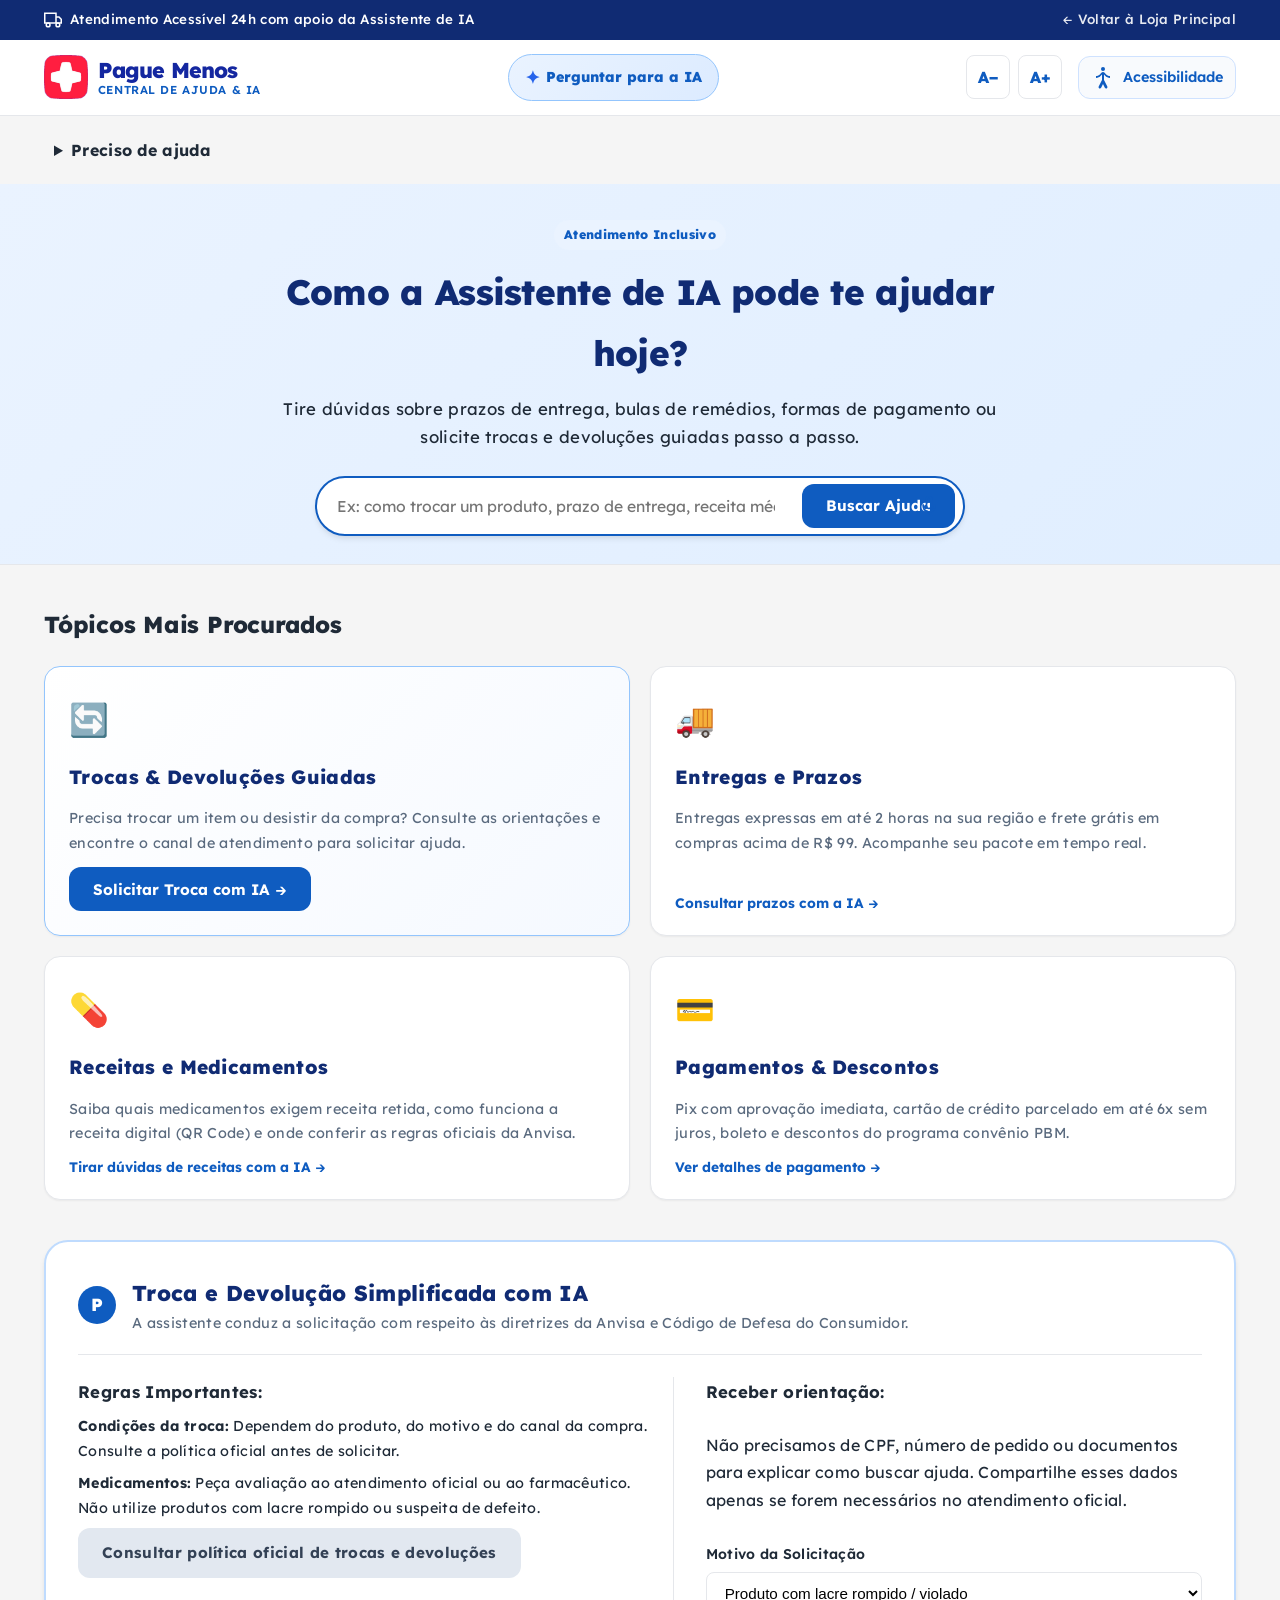
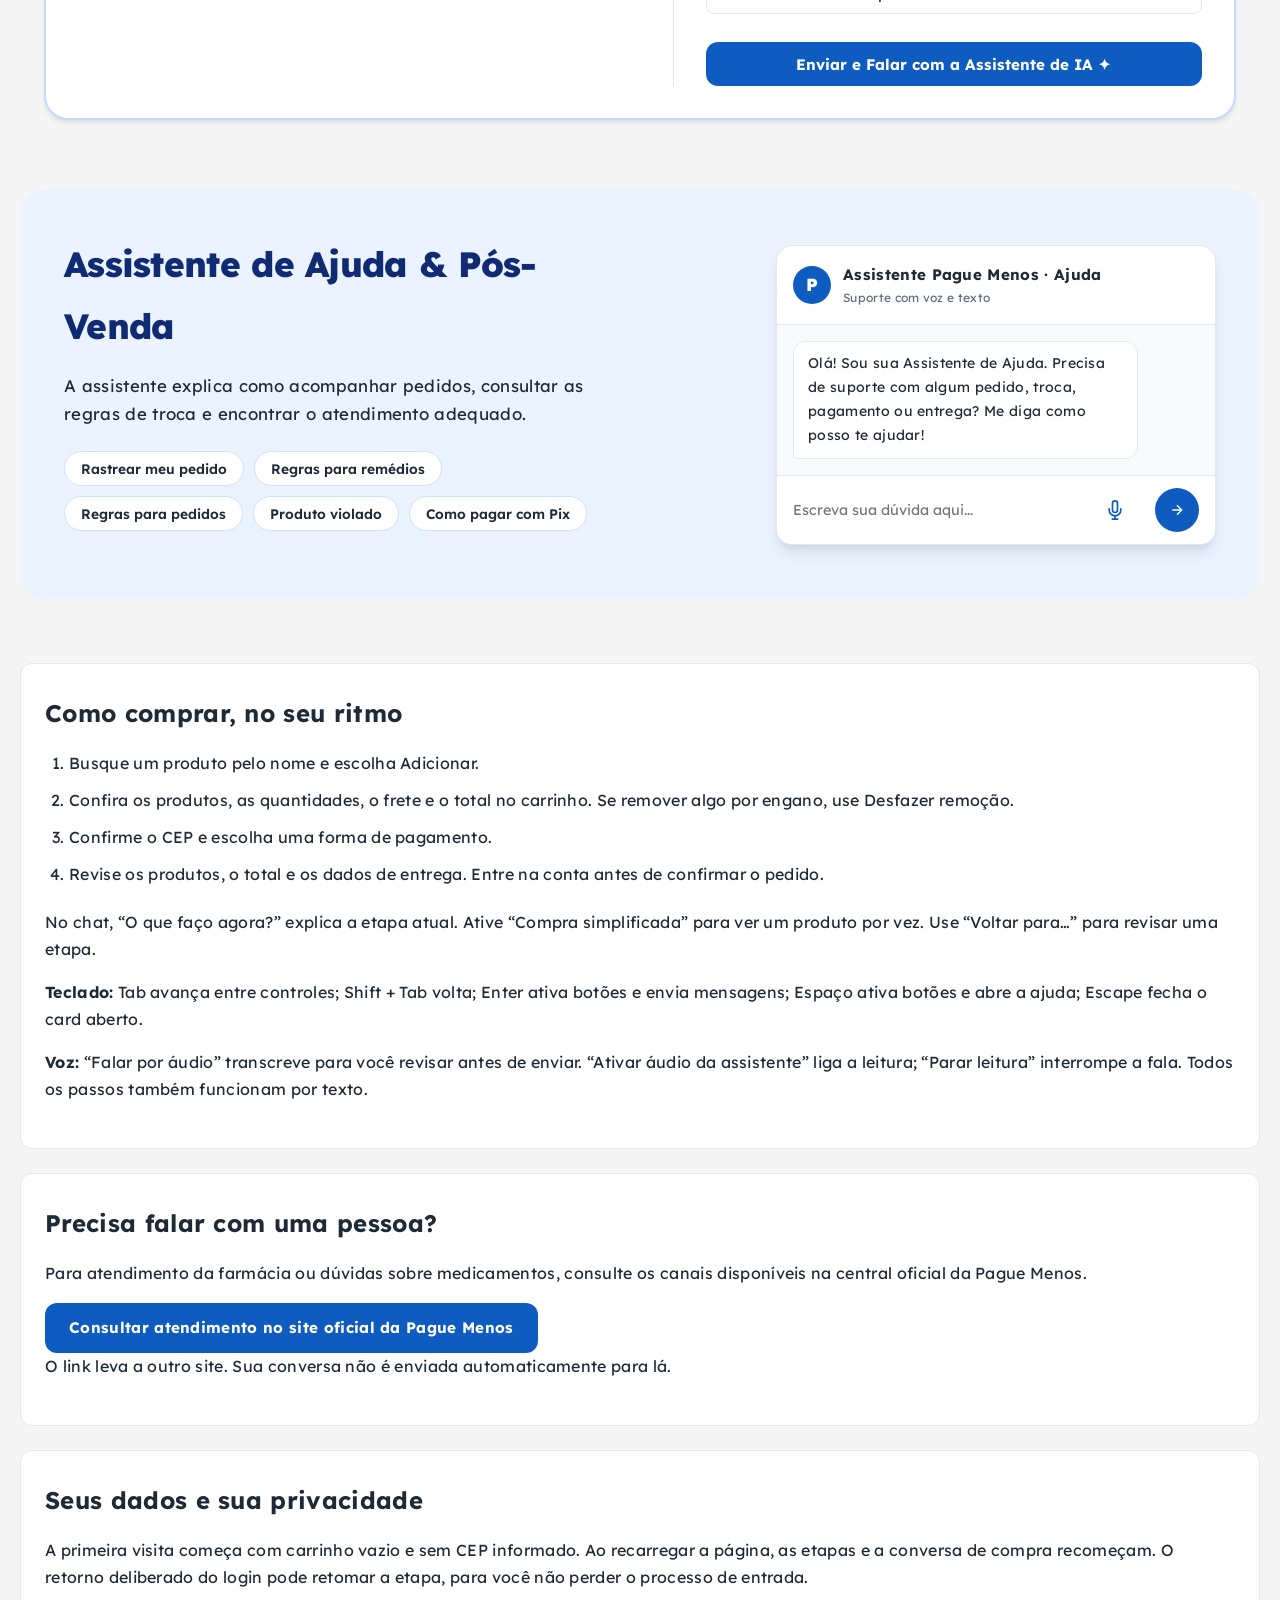
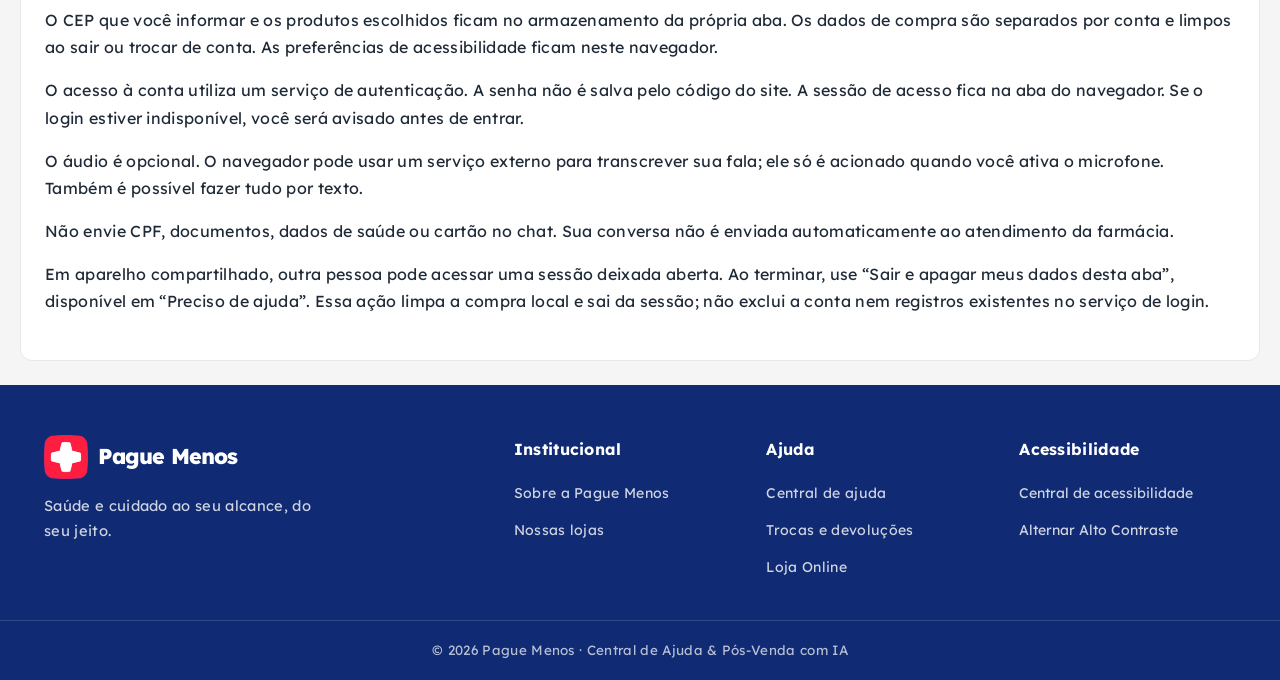
<file: ajuda.html>
<!DOCTYPE html>
<html lang="pt-BR">
<head>
  <meta charset="UTF-8">
  <meta name="viewport" content="width=device-width, initial-scale=1.0">
  <meta name="description" content="Central de Ajuda e Trocas & Devoluções - Pague Menos Acessível. Atendimento guiado por voz ou texto com a Assistente de IA.">
  <title>Central de Ajuda e Trocas | Pague Menos Acessível</title>
  <link rel="preconnect" href="https://fonts.googleapis.com">
  <link rel="preconnect" href="https://fonts.gstatic.com" crossorigin>
  <link href="https://fonts.googleapis.com/css2?family=Plus+Jakarta+Sans:wght@400;500;600;700;800&family=Lexend:wght@400;500;600;700&display=swap" rel="stylesheet">
  <link rel="stylesheet" href="styles.css">
  <link rel="stylesheet" href="accessible-flows.css">
</head>
<body>
  
  <a href="#conteudo-principal" class="skip-link">Pular para o conteúdo principal</a>
  <div id="status-acessibilidade" class="sr-only" aria-live="polite"></div>

  
  <div class="top-bar" role="region" aria-label="Avisos e links rápidos">
    <div class="container top-bar-content">
      <div class="top-bar-notice">
        <svg class="icon-sm" viewBox="0 0 24 24" fill="none" stroke="currentColor" stroke-width="2" aria-hidden="true">
          <path d="M1 3h15v13H1zM16 8h4l3 3v5h-7V8z"/>
          <circle cx="5.5" cy="18.5" r="2.5"/><circle cx="18.5" cy="18.5" r="2.5"/>
        </svg>
        <span>Atendimento Acessível 24h com apoio da Assistente de IA</span>
      </div>
      <div class="top-bar-links">
        <a href="index.html" class="top-link">← Voltar à Loja Principal</a>
      </div>
    </div>
  </div>

  
  <header class="main-header" role="banner">
    <div class="container header-container">
      <a href="index.html" class="brand-logo" aria-label="Pague Menos Acessível - Página inicial">
        <img src="assets/logo-pague-menos.png" alt="Pague Menos" class="brand-img">
        <div class="brand-text">
          <span class="brand-name">Pague Menos</span>
          <span class="brand-sub">Central de Ajuda & IA</span>
        </div>
      </a>

      
      <button class="action-btn btn-ai-quick-shortcut" onclick="focarAssistenteIA()" aria-label="Abrir conversa direta com a IA">
        <span class="ai-sparkle-icon" aria-hidden="true">✦</span>
        <span>Perguntar para a IA</span>
      </button>

      <div class="header-actions">
        
        <div class="btn-group-font" role="group" aria-label="Ajuste de tamanho do texto">
          <button type="button" class="btn-font-step" onclick="ajustarEscalaFonte(-1)" aria-label="Diminuir texto">A−</button>
          <button type="button" class="btn-font-step" onclick="ajustarEscalaFonte(1)" aria-label="Aumentar texto">A+</button>
        </div>

        <button class="action-btn action-accessibility" onclick="abrirPainelAcessibilidade()" aria-label="Abrir opções de acessibilidade">
          <div class="action-icon-circle">
            <svg viewBox="0 0 24 24" fill="currentColor" aria-hidden="true">
              <circle cx="12" cy="4" r="2"/>
              <path d="M19 13v-2c-1.54.02-3.09-.75-4.07-1.83l-1.29-1.43c-.4-.44-1.04-.74-1.64-.74-.6 0-1.24.3-1.64.74L9.07 9.17C8.09 10.25 6.54 11.02 5 11v2c1.86-.02 3.63-.9 4.79-2.18L11 9.6V15l-3.3 6.6c-.34.68-.07 1.5.61 1.84.68.34 1.5.07 1.84-.61L12 18.9l1.85 3.93c.34.68 1.16.95 1.84.61.68-.34.95-1.16.61-1.84L13 15V9.6l1.21 1.22C15.37 12.1 17.14 12.98 19 13z"/>
            </svg>
          </div>
          <span>Acessibilidade</span>
        </button>
      </div>
    </div>
  </header>

  
  <main id="conteudo-principal" tabindex="-1">
    
    
    <section class="help-hero">
      <div class="container help-hero-container">
        <span class="welcome-badge">Atendimento Inclusivo</span>
        <h1 class="help-hero-title">Como a Assistente de IA pode te ajudar hoje?</h1>
        <p class="help-hero-desc">
          Tire dúvidas sobre prazos de entrega, bulas de remédios, formas de pagamento ou solicite trocas e devoluções guiadas passo a passo.
        </p>

        
        <div class="help-search-box">
          <label for="input-ajuda-busca" class="sr-only">Pesquisar tópico de ajuda</label>
          <input type="search" id="input-ajuda-busca" class="help-search-input" placeholder="Ex: como trocar um produto, prazo de entrega, receita médica..." onkeyup="if(event.key==='Enter') pesquisarAjuda();">
          <button type="button" class="btn-voice-search" onclick="ativarBuscaPorVoz('input-ajuda-busca')" title="Falar por voz">
            <svg viewBox="0 0 24 24" fill="none" stroke="currentColor" stroke-width="2" aria-hidden="true">
              <path d="M12 1a3 3 0 0 0-3 3v8a3 3 0 0 0 6 0V4a3 3 0 0 0-3-3z"/>
              <path d="M19 10v2a7 7 0 0 1-14 0v-2"/>
              <line x1="12" y1="19" x2="12" y2="23"/>
              <line x1="8" y1="23" x2="16" y2="23"/>
            </svg>
          </button>
          <button type="button" class="btn btn-primary" onclick="pesquisarAjuda()">Buscar Ajuda</button>
        </div>
      </div>
    </section>

    
    <section class="container help-topics-section">
      <h2 class="section-heading">Tópicos Mais Procurados</h2>
      <div class="help-cards-grid">
        
        
        <div class="help-topic-card highlight-card" id="card-trocas">
          <div class="help-topic-icon" aria-hidden="true">🔄</div>
          <h3 class="help-topic-title">Trocas & Devoluções Guiadas</h3>
          <p class="help-topic-text">
            Precisa trocar um item ou desistir da compra? Consulte as orientações e encontre o canal de atendimento para solicitar ajuda.
          </p>
          <button type="button" class="btn btn-primary btn-sm" onclick="iniciarFluxoTrocaIA()">
            Solicitar Troca com IA →
          </button>
        </div>

        
        <div class="help-topic-card">
          <div class="help-topic-icon" aria-hidden="true">🚚</div>
          <h3 class="help-topic-title">Entregas e Prazos</h3>
          <p class="help-topic-text">
            Entregas expressas em até 2 horas na sua região e frete grátis em compras acima de R$ 99. Acompanhe seu pacote em tempo real.
          </p>
          <button type="button" class="btn-text-link" onclick="perguntarIA('Como funciona o prazo de entrega expressa da Pague Menos?')">
            Consultar prazos com a IA →
          </button>
        </div>

        
        <div class="help-topic-card">
          <div class="help-topic-icon" aria-hidden="true">💊</div>
          <h3 class="help-topic-title">Receitas e Medicamentos</h3>
          <p class="help-topic-text">
            Saiba quais medicamentos exigem receita retida, como funciona a receita digital (QR Code) e onde conferir as regras oficiais da Anvisa.
          </p>
          <button type="button" class="btn-text-link" onclick="perguntarIA('Quais medicamentos precisam de receita médica?')">
            Tirar dúvidas de receitas com a IA →
          </button>
        </div>

        
        <div class="help-topic-card">
          <div class="help-topic-icon" aria-hidden="true">💳</div>
          <h3 class="help-topic-title">Pagamentos & Descontos</h3>
          <p class="help-topic-text">
            Pix com aprovação imediata, cartão de crédito parcelado em até 6x sem juros, boleto e descontos do programa convênio PBM.
          </p>
          <button type="button" class="btn-text-link" onclick="perguntarIA('Quais são as formas de pagamento e descontos?')">
            Ver detalhes de pagamento →
          </button>
        </div>

      </div>
    </section>

    
    <section class="container" style="margin-top: 40px;" id="secao-troca-guiada">
      <div class="troca-ia-box">
        <div class="troca-ia-header">
          <div class="chat-avatar" aria-hidden="true">P</div>
          <div>
            <h2 style="font-size: 1.35rem; font-weight: 800; color: var(--color-dark-accessible);">Troca e Devolução Simplificada com IA</h2>
            <p style="font-size: 0.9rem; color: var(--color-text-muted);">A assistente conduz a solicitação com respeito às diretrizes da Anvisa e Código de Defesa do Consumidor.</p>
          </div>
        </div>

        <div class="troca-steps-flex">
          <div class="troca-info-col">
            <h3 style="font-size: 1.05rem; font-weight: 700; margin-bottom: 8px;">Regras Importantes:</h3>
            <ul style="font-size: 0.9rem; line-height: 1.6; color: var(--color-text-main); display: flex; flex-direction: column; gap: 8px;">
              <li><strong>Condições da troca:</strong> Dependem do produto, do motivo e do canal da compra. Consulte a política oficial antes de solicitar.</li>
              <li><strong>Medicamentos:</strong> Peça avaliação ao atendimento oficial ou ao farmacêutico. Não utilize produtos com lacre rompido ou suspeita de defeito.</li>
              <li><a href="https://www.paguemenos.com.br/politica-troca-devolucao" class="btn btn-secondary">Consultar política oficial de trocas e devoluções</a></li>
            </ul>
          </div>

          <div class="troca-form-col">
            <h3 style="font-size: 1.05rem; font-weight: 700; margin-bottom: 12px;">Receber orientação:</h3>
            <div class="form-group">
              <p>Não precisamos de CPF, número de pedido ou documentos para explicar como buscar ajuda. Compartilhe esses dados apenas se forem necessários no atendimento oficial.</p>
            </div>
            <div class="form-group">
              <label for="troca-motivo" class="form-label">Motivo da Solicitação</label>
              <select id="troca-motivo" class="form-input">
                <option value="violado">Produto com lacre rompido / violado</option>
                <option value="defeito">Defeito de fábrica / Produto danificado</option>
                <option value="arrependimento">Desistência / Arrependimento (embalagem fechada)</option>
                <option value="divergente">Recebi um produto diferente do pedido</option>
              </select>
            </div>
            <button type="button" class="btn btn-primary btn-block" onclick="processarTrocaIA()">
              Enviar e Falar com a Assistente de IA ✦
            </button>
          </div>
        </div>
      </div>
    </section>

    
    <section class="section-assistant" id="assistente-ia" style="margin-top: 50px;">
      <div class="container assistant-container">
        <div class="assistant-content">
          <h2 class="assistant-title">Assistente de Ajuda & Pós-Venda</h2>
          <p class="assistant-desc">
            A assistente explica como acompanhar pedidos, consultar as regras de troca e encontrar o atendimento adequado.
          </p>
          <div class="quick-chips">
            <button type="button" class="chip-item" onclick="enviarMensagemRapida('Como rastrear meu pedido?')">Rastrear meu pedido</button>
            <button type="button" class="chip-item" onclick="enviarMensagemRapida('Qual a regra para trocar remédios?')">Regras para remédios</button>
            <button type="button" class="chip-item" onclick="enviarMensagemRapida('Quais são as regras para pedidos?')">Regras para pedidos</button>
            <button type="button" class="chip-item" onclick="enviarMensagemRapida('O que fazer se o produto vier violado?')">Produto violado</button>
            <button type="button" class="chip-item" onclick="enviarMensagemRapida('Como usar a chave Pix?')">Como pagar com Pix</button>
          </div>
        </div>

        <div class="assistant-widget-box" role="region" aria-label="Chat com a assistente de ajuda">
          <div class="chat-header">
            <div class="chat-avatar" aria-hidden="true"><span>P</span></div>
            <div class="chat-header-info">
              <span class="chat-title">Assistente Pague Menos · Ajuda</span>
              <span class="chat-sub">Suporte com voz e texto</span>
            </div>
          </div>

          <div class="chat-messages" id="chat-messages-container" aria-live="polite">
            <div class="chat-bubble bot-bubble">
              <p>Olá! Sou sua Assistente de Ajuda. Precisa de suporte com algum pedido, troca, pagamento ou entrega? Me diga como posso te ajudar!</p>
            </div>
          </div>

          <form class="chat-input-bar" id="chat-form" onsubmit="event.preventDefault(); enviarMensagemChat();">
            <input type="text" id="chat-input" class="chat-input-field" placeholder="Escreva sua dúvida aqui..." autocomplete="off">
            <button type="button" class="btn-chat-mic" onclick="ativarBuscaPorVoz('chat-input', true)" title="Falar por voz">
              <svg viewBox="0 0 24 24" fill="none" stroke="currentColor" stroke-width="2" aria-hidden="true">
                <path d="M12 1a3 3 0 0 0-3 3v8a3 3 0 0 0 6 0V4a3 3 0 0 0-3-3z"/>
                <path d="M19 10v2a7 7 0 0 1-14 0v-2"/>
                <line x1="12" y1="19" x2="12" y2="23"/>
                <line x1="8" y1="23" x2="16" y2="23"/>
              </svg>
            </button>
            <button type="submit" class="btn-chat-send" aria-label="Enviar mensagem">
              <svg viewBox="0 0 24 24" fill="none" stroke="currentColor" stroke-width="2" aria-hidden="true">
                <line x1="5" y1="12" x2="19" y2="12"></line>
                <polyline points="12 5 19 12 12 19"></polyline>
              </svg>
            </button>
          </form>
        </div>
      </div>
    </section>

    <section class="container buying-guide" id="guia-de-compra" aria-labelledby="buying-guide-title" tabindex="-1">
      <h2 id="buying-guide-title">Como comprar, no seu ritmo</h2>
      <ol>
        <li>Busque um produto pelo nome e escolha Adicionar.</li>
        <li>Confira os produtos, as quantidades, o frete e o total no carrinho. Se remover algo por engano, use Desfazer remoção.</li>
        <li>Confirme o CEP e escolha uma forma de pagamento.</li>
        <li>Revise os produtos, o total e os dados de entrega. Entre na conta antes de confirmar o pedido.</li>
      </ol>
      <p>No chat, “O que faço agora?” explica a etapa atual. Ative “Compra simplificada” para ver um produto por vez. Use “Voltar para…” para revisar uma etapa.</p>
      <p><strong>Teclado:</strong> Tab avança entre controles; Shift + Tab volta; Enter ativa botões e envia mensagens; Espaço ativa botões e abre a ajuda; Escape fecha o card aberto.</p>
      <p><strong>Voz:</strong> “Falar por áudio” transcreve para você revisar antes de enviar. “Ativar áudio da assistente” liga a leitura; “Parar leitura” interrompe a fala. Todos os passos também funcionam por texto.</p>
    </section>
    <section class="container buying-guide" id="atendimento-humano" aria-labelledby="human-help-title" tabindex="-1">
      <h2 id="human-help-title">Precisa falar com uma pessoa?</h2>
      <p>Para atendimento da farmácia ou dúvidas sobre medicamentos, consulte os canais disponíveis na central oficial da Pague Menos.</p>
      <a class="btn btn-primary" href="https://www.paguemenos.com.br/central-de-atendimento">Consultar atendimento no site oficial da Pague Menos</a>
      <p>O link leva a outro site. Sua conversa não é enviada automaticamente para lá.</p>
    </section>
    <section class="container buying-guide" id="privacidade" aria-labelledby="privacy-title" tabindex="-1">
      <h2 id="privacy-title">Seus dados e sua privacidade</h2>
      <p>A primeira visita começa com carrinho vazio e sem CEP informado. Ao recarregar a página, as etapas e a conversa de compra recomeçam. O retorno deliberado do login pode retomar a etapa, para você não perder o processo de entrada.</p>
      <p>O CEP que você informar e os produtos escolhidos ficam no armazenamento da própria aba. Os dados de compra são separados por conta e limpos ao sair ou trocar de conta. As preferências de acessibilidade ficam neste navegador.</p>
      <p>O acesso à conta utiliza um serviço de autenticação. A senha não é salva pelo código do site. A sessão de acesso fica na aba do navegador. Se o login estiver indisponível, você será avisado antes de entrar.</p>
      <p>O áudio é opcional. O navegador pode usar um serviço externo para transcrever sua fala; ele só é acionado quando você ativa o microfone. Também é possível fazer tudo por texto.</p>
      <p>Não envie CPF, documentos, dados de saúde ou cartão no chat. Sua conversa não é enviada automaticamente ao atendimento da farmácia.</p>
      <p>Em aparelho compartilhado, outra pessoa pode acessar uma sessão deixada aberta. Ao terminar, use “Sair e apagar meus dados desta aba”, disponível em “Preciso de ajuda”. Essa ação limpa a compra local e sai da sessão; não exclui a conta nem registros existentes no serviço de login.</p>
    </section>
  </main>

  
  <footer class="main-footer" role="contentinfo">
    <div class="container footer-container">
      <div class="footer-brand-col">
        <div class="brand-logo footer-logo" aria-label="Pague Menos">
          <img src="assets/logo-pague-menos.png" alt="Pague Menos" class="brand-img">
          <div class="brand-text">
            <span class="brand-name">Pague Menos</span>
          </div>
        </div>
        <p class="footer-slogan">Saúde e cuidado ao seu alcance, do seu jeito.</p>
      </div>

      <div class="footer-col">
        <h3 class="footer-col-title">Institucional</h3>
        <ul class="footer-links">
          <li><a href="sobre.html">Sobre a Pague Menos</a></li>
          <li><a href="https://www.paguemenos.com.br/nossas-lojas">Nossas lojas</a></li>
        </ul>
      </div>

      <div class="footer-col">
        <h3 class="footer-col-title">Ajuda</h3>
        <ul class="footer-links">
          <li><a href="ajuda.html">Central de ajuda</a></li>
          <li><a href="ajuda.html#card-trocas">Trocas e devoluções</a></li>
          <li><a href="index.html">Loja Online</a></li>
        </ul>
      </div>

      <div class="footer-col">
        <h3 class="footer-col-title">Acessibilidade</h3>
        <ul class="footer-links">
          <li><button type="button" class="btn-footer-link" onclick="abrirPainelAcessibilidade()">Central de acessibilidade</button></li>
          <li><button type="button" class="btn-footer-link" onclick="sincronizarContraste(!appState.highContrast)">Alternar Alto Contraste</button></li>
        </ul>
      </div>
    </div>
    <div class="footer-bottom">
      <div class="container footer-bottom-content">
        <p>© 2026 Pague Menos · Central de Ajuda & Pós-Venda com IA</p>
      </div>
    </div>
  </footer>

  
  <dialog id="modal-acessibilidade" class="accessibility-dialog" aria-labelledby="modal-a11y-title">
    <div class="dialog-content">
      <div class="dialog-header">
        <h2 id="modal-a11y-title" class="dialog-title">Central de Acessibilidade</h2>
        <button type="button" class="btn-close-dialog" onclick="fecharPainelAcessibilidade()" aria-label="Fechar">✕</button>
      </div>
      <div class="dialog-body">
        <div class="dialog-option-block">
          <h3>Tamanho do Texto</h3>
          <div class="font-zoom-selector">
            <button type="button" class="btn-zoom-opt" onclick="ajustarEscalaFonte(-1)">Diminuir (−)</button>
            <button type="button" class="btn-zoom-opt" onclick="resetarEscalaFonte()">Padrão (100%)</button>
            <button type="button" class="btn-zoom-opt" onclick="ajustarEscalaFonte(1)">Aumentar (+)</button>
          </div>
        </div>
        <div class="dialog-option-block">
          <h3>Contraste</h3>
          <label class="dialog-check-item">
            <input type="checkbox" id="modal-toggle-contraste" onchange="sincronizarContraste(this.checked)">
            <span>Alto Contraste Pague Menos (#13243B / #FFF5D6)</span>
          </label>
        </div>
      </div>
      <div class="dialog-footer">
        <button type="button" class="btn btn-primary" onclick="fecharPainelAcessibilidade()">Aplicar e Fechar</button>
      </div>
    </div>
  </dialog>

  <div id="toast-notification" class="toast" aria-hidden="true"></div>

  <script src="privacy.js"></script>
  <script src="script.js"></script>
  <script src="auth-config.js"></script>
  <script src="auth.js"></script>
  <script src="accessible-help.js"></script>
  <script>
    function pesquisarAjuda() {
      const input = document.getElementById('input-ajuda-busca');
      const val = input ? input.value.trim() : '';
      if (!val) {
        mostrarToast('Digite sua dúvida de ajuda.');
        return;
      }
      focarAssistenteIA();
      enviarMensagemRapida(`Dúvida sobre: ${val}`);
    }

    function perguntarIA(pergunta) {
      focarAssistenteIA();
      enviarMensagemRapida(pergunta);
    }

    function iniciarFluxoTrocaIA() {
      const secao = document.getElementById('secao-troca-guiada');
      if (secao) {
        secao.scrollIntoView({ behavior: 'smooth', block: 'center' });
      }
      mostrarToast('Escolha o motivo para receber orientação. Não envie dados pessoais.');
    }

    function processarTrocaIA() {
      const motivo = document.getElementById('troca-motivo').value;
      const perguntas = {
        violado: 'O que fazer se o produto vier violado?',
        defeito: 'Como pedir orientação sobre um produto com defeito?',
        arrependimento: 'Como solicitar devolução por arrependimento?',
        divergente: 'Como solicitar troca de produto diferente do pedido?'
      };
      focarAssistenteIA();
      enviarMensagemRapida(perguntas[motivo] || 'Como solicitar orientação sobre trocas?');
    }
  </script>
</body>
</html>
</file>
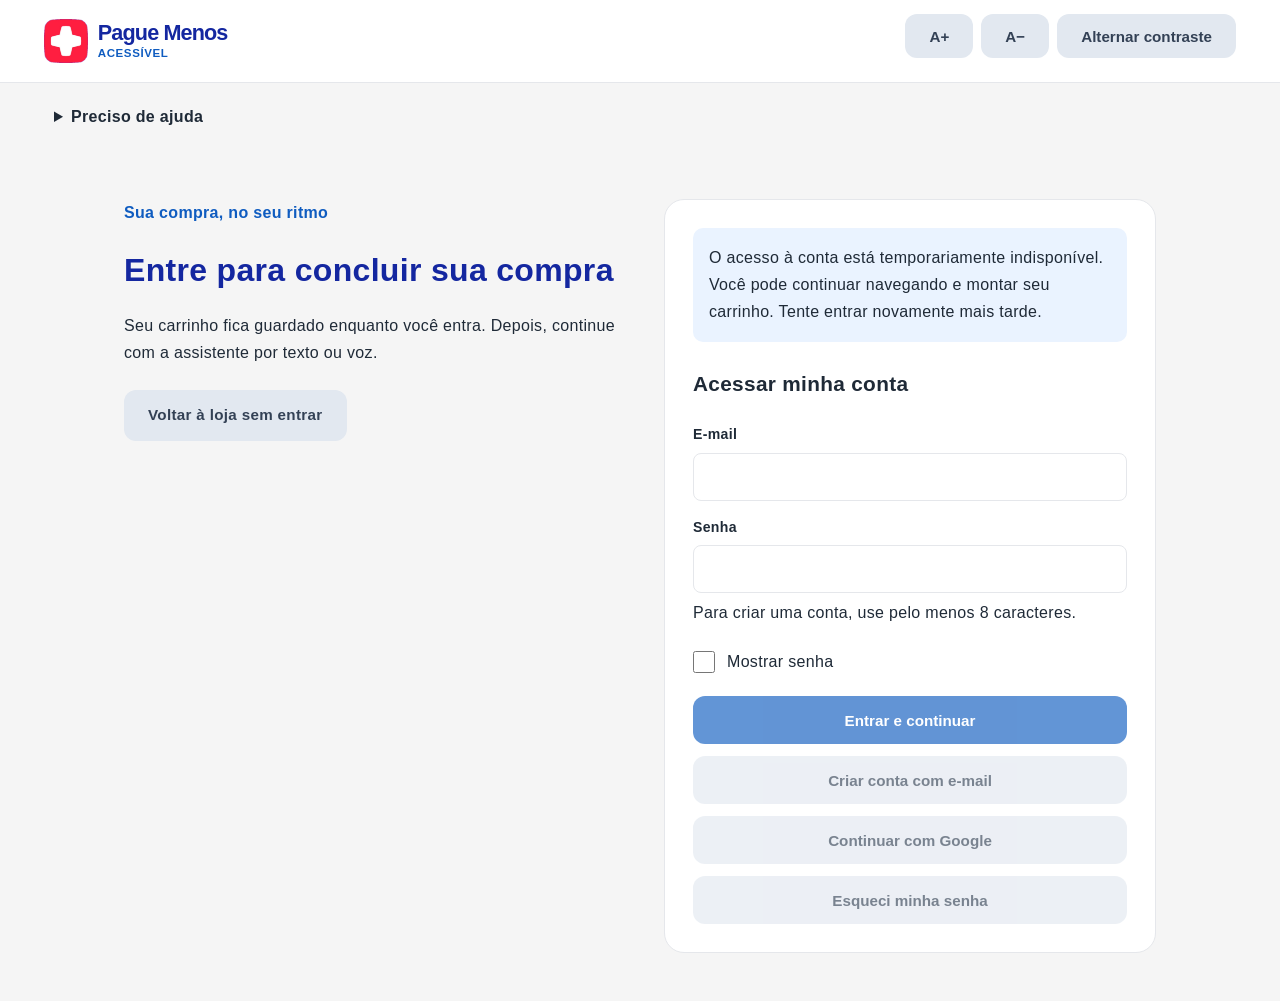
<file: login.html>
<!DOCTYPE html>
<html lang="pt-BR">
<head>
  <meta charset="UTF-8">
  <meta name="viewport" content="width=device-width, initial-scale=1">
  <title>Entrar na conta | Pague Menos Acessível</title>
  <link rel="stylesheet" href="styles.css">
  <link rel="stylesheet" href="accessible-flows.css">
</head>
<body class="simple-reading">
  <a href="#conteudo-principal" class="skip-link">Pular para o conteúdo principal</a>
  <header class="main-header">
    <div class="container header-container login-header">
      <a class="brand-logo" href="index.html" aria-label="Pague Menos Acessível — início">
        <img class="brand-img" src="assets/logo-pague-menos.png" alt="">
        <span class="brand-text"><span class="brand-name">Pague Menos</span><span class="brand-sub">Acessível</span></span>
      </a>
      <div class="guided-controls" role="group" aria-label="Ajustes de acessibilidade">
        <button type="button" class="btn btn-secondary" onclick="ajustarEscalaFonte(1)" aria-label="Aumentar tamanho do texto">A+</button>
        <button type="button" class="btn btn-secondary" onclick="ajustarEscalaFonte(-1)" aria-label="Diminuir tamanho do texto">A−</button>
        <button type="button" class="btn btn-secondary" onclick="sincronizarContraste(!appState.highContrast)">Alternar contraste</button>
      </div>
    </div>
  </header>
  <main id="conteudo-principal" class="login-layout" tabindex="-1">
    <div id="status-acessibilidade" class="sr-only" role="status" aria-atomic="true"></div>
    <section class="login-intro" aria-labelledby="login-title">
      <p class="login-eyebrow">Sua compra, no seu ritmo</p>
      <h1 id="login-title">Entre para concluir sua compra</h1>
      <p>Seu carrinho fica guardado enquanto você entra. Depois, continue com a assistente por texto ou voz.</p>
      <a href="index.html" class="btn btn-secondary">Voltar à loja sem entrar</a>
    </section>
    <section class="login-card" aria-label="Acesso à conta">
      <p id="auth-status" class="auth-status" role="status" tabindex="-1">Verificando disponibilidade do login…</p>
      <div id="login-panel">
        <h2>Acessar minha conta</h2>
        <form id="login-form" onsubmit="PMAuth.login(event)">
          <div class="form-group"><label class="form-label" for="auth-email">E-mail</label><input class="form-input" type="email" id="auth-email" autocomplete="username" inputmode="email" required></div>
          <div class="form-group"><label class="form-label" for="auth-password">Senha</label><input class="form-input" type="password" id="auth-password" autocomplete="current-password" aria-describedby="password-help" required><p id="password-help">Para criar uma conta, use pelo menos 8 caracteres.</p></div>
          <label class="login-check"><input type="checkbox" onchange="document.getElementById('auth-password').type = this.checked ? 'text' : 'password'"> Mostrar senha</label>
          <button type="submit" class="btn btn-primary btn-block" data-auth-action>Entrar e continuar</button>
          <button type="button" class="btn btn-secondary btn-block" data-auth-action onclick="PMAuth.signup()">Criar conta com e-mail</button>
          <button type="button" class="btn btn-secondary btn-block" data-auth-action onclick="PMAuth.google()">Continuar com Google</button>
          <button type="button" class="btn btn-secondary btn-block" data-auth-action onclick="PMAuth.resetPassword()">Esqueci minha senha</button>
        </form>
      </div>
      <div id="account-panel" hidden>
        <h2>Olá, <span id="account-name">cliente</span></h2>
        <p>Sua conta está conectada. Você pode vincular o Google para facilitar o próximo acesso.</p>
        <button type="button" class="btn btn-primary btn-block" onclick="PMAuth.continuePurchase()">Continuar minha compra</button>
        <button type="button" id="link-google" class="btn btn-secondary btn-block" data-auth-action onclick="PMAuth.google(true)">Vincular minha conta ao Google</button>
        <button type="button" class="btn btn-secondary btn-block" data-auth-action onclick="PMAuth.logout()">Sair da conta</button>
      </div>
      <form id="recovery-panel" hidden onsubmit="PMAuth.updatePassword(event)">
        <h2>Criar nova senha</h2>
        <label class="form-label" for="new-password">Nova senha, com pelo menos 8 caracteres</label>
        <input class="form-input" type="password" id="new-password" autocomplete="new-password" minlength="8" required>
        <button class="btn btn-primary btn-block" data-auth-action type="submit">Salvar nova senha</button>
      </form>
    </section>
  </main>
  <div id="toast-notification" class="toast" aria-hidden="true"></div>
  <script src="privacy.js"></script>
  <script src="script.js"></script>
  <script src="auth-config.js"></script>
  <script src="auth.js"></script>
  <script src="accessible-help.js"></script>
</body>
</html>
</file>
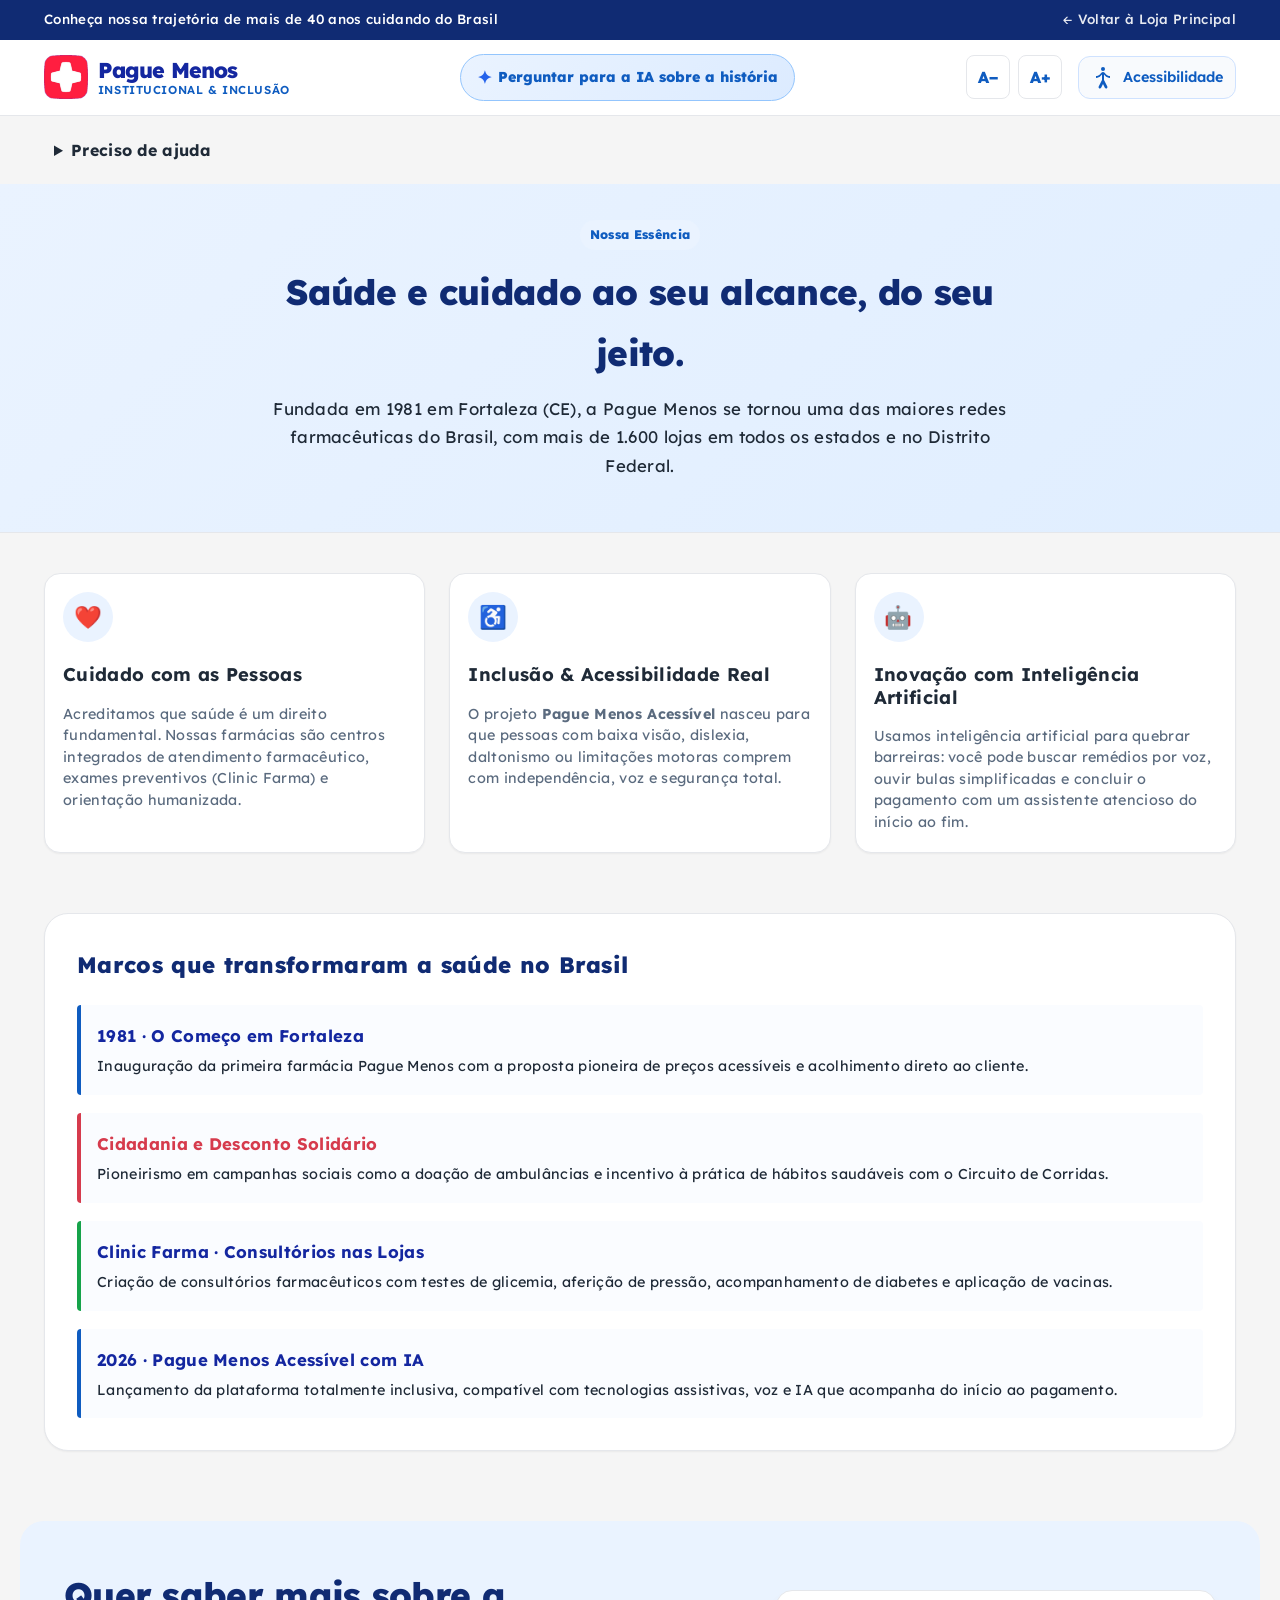
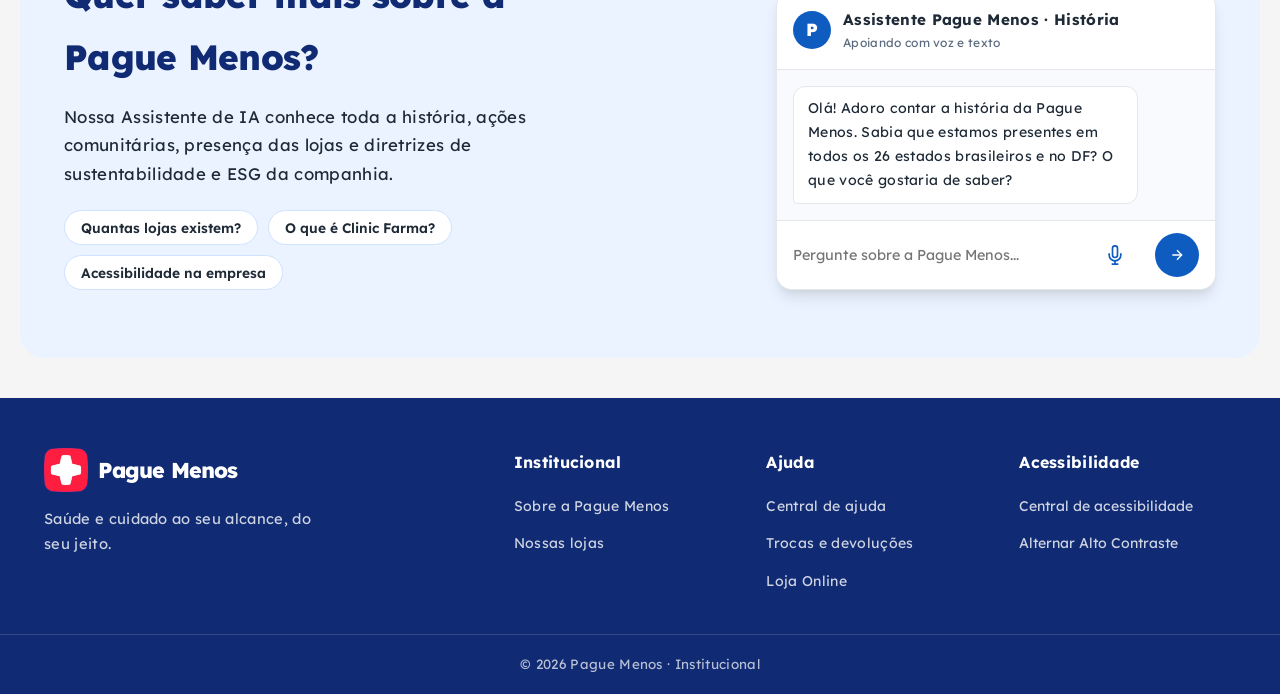
<file: sobre.html>
<!DOCTYPE html>
<html lang="pt-BR">
<head>
  <meta charset="UTF-8">
  <meta name="viewport" content="width=device-width, initial-scale=1.0">
  <meta name="description" content="Sobre a Pague Menos - Conheça nossa história, compromisso com a saúde, inclusão e inovação acessível com apoio de Inteligência Artificial.">
  <title>Sobre a Pague Menos | Inclusão e Saúde ao seu Alcance</title>
  <link rel="preconnect" href="https://fonts.googleapis.com">
  <link rel="preconnect" href="https://fonts.gstatic.com" crossorigin>
  <link href="https://fonts.googleapis.com/css2?family=Plus+Jakarta+Sans:wght@400;500;600;700;800&family=Lexend:wght@400;500;600;700&display=swap" rel="stylesheet">
  <link rel="stylesheet" href="styles.css">
  <link rel="stylesheet" href="accessible-flows.css">
</head>
<body>
  <a href="#conteudo-principal" class="skip-link">Pular para o conteúdo principal</a>
  <div id="status-acessibilidade" class="sr-only" aria-live="polite"></div>

  
  <div class="top-bar">
    <div class="container top-bar-content">
      <div class="top-bar-notice">
        <span>Conheça nossa trajetória de mais de 40 anos cuidando do Brasil</span>
      </div>
      <div class="top-bar-links">
        <a href="index.html" class="top-link">← Voltar à Loja Principal</a>
      </div>
    </div>
  </div>

  
  <header class="main-header" role="banner">
    <div class="container header-container">
      <a href="index.html" class="brand-logo" aria-label="Pague Menos Acessível - Página inicial">
        <img src="assets/logo-pague-menos.png" alt="Pague Menos" class="brand-img">
        <div class="brand-text">
          <span class="brand-name">Pague Menos</span>
          <span class="brand-sub">Institucional & Inclusão</span>
        </div>
      </a>

      
      <button class="action-btn btn-ai-quick-shortcut" onclick="focarAssistenteIA()" aria-label="Tirar dúvidas sobre a empresa com a IA">
        <span class="ai-sparkle-icon" aria-hidden="true">✦</span>
        <span>Perguntar para a IA sobre a história</span>
      </button>

      <div class="header-actions">
        <div class="btn-group-font" role="group" aria-label="Ajuste do tamanho do texto">
          <button type="button" class="btn-font-step" onclick="ajustarEscalaFonte(-1)" aria-label="Diminuir texto">A−</button>
          <button type="button" class="btn-font-step" onclick="ajustarEscalaFonte(1)" aria-label="Aumentar texto">A+</button>
        </div>

        <button class="action-btn action-accessibility" onclick="abrirPainelAcessibilidade()" aria-label="Opções de acessibilidade">
          <div class="action-icon-circle">
            <svg viewBox="0 0 24 24" fill="currentColor" aria-hidden="true">
              <circle cx="12" cy="4" r="2"/>
              <path d="M19 13v-2c-1.54.02-3.09-.75-4.07-1.83l-1.29-1.43c-.4-.44-1.04-.74-1.64-.74-.6 0-1.24.3-1.64.74L9.07 9.17C8.09 10.25 6.54 11.02 5 11v2c1.86-.02 3.63-.9 4.79-2.18L11 9.6V15l-3.3 6.6c-.34.68-.07 1.5.61 1.84.68.34 1.5.07 1.84-.61L12 18.9l1.85 3.93c.34.68 1.16.95 1.84.61.68-.34.95-1.16.61-1.84L13 15V9.6l1.21 1.22C15.37 12.1 17.14 12.98 19 13z"/>
            </svg>
          </div>
          <span>Acessibilidade</span>
        </button>
      </div>
    </div>
  </header>

  
  <main id="conteudo-principal" tabindex="-1">
    
    <section class="help-hero">
      <div class="container help-hero-container">
        <span class="welcome-badge">Nossa Essência</span>
        <h1 class="help-hero-title">Saúde e cuidado ao seu alcance, do seu jeito.</h1>
        <p class="help-hero-desc">
          Fundada em 1981 em Fortaleza (CE), a Pague Menos se tornou uma das maiores redes farmacêuticas do Brasil, com mais de 1.600 lojas em todos os estados e no Distrito Federal.
        </p>
      </div>
    </section>

    
    <section class="container" style="padding: 40px 24px;">
      <div class="features-grid" style="grid-template-columns: repeat(3, 1fr); gap: 24px;">
        
        <div class="feature-card" style="flex-direction: column; align-items: flex-start;">
          <div class="feature-icon" style="width: 50px; height: 50px; font-size: 1.4rem;">❤️</div>
          <h3 class="feature-title" style="font-size: 1.15rem; margin-top: 8px;">Cuidado com as Pessoas</h3>
          <p class="feature-desc" style="font-size: 0.9rem; line-height: 1.5;">
            Acreditamos que saúde é um direito fundamental. Nossas farmácias são centros integrados de atendimento farmacêutico, exames preventivos (Clinic Farma) e orientação humanizada.
          </p>
        </div>

        <div class="feature-card" style="flex-direction: column; align-items: flex-start;">
          <div class="feature-icon" style="width: 50px; height: 50px; font-size: 1.4rem;">♿</div>
          <h3 class="feature-title" style="font-size: 1.15rem; margin-top: 8px;">Inclusão & Acessibilidade Real</h3>
          <p class="feature-desc" style="font-size: 0.9rem; line-height: 1.5;">
            O projeto <strong>Pague Menos Acessível</strong> nasceu para que pessoas com baixa visão, dislexia, daltonismo ou limitações motoras comprem com independência, voz e segurança total.
          </p>
        </div>

        <div class="feature-card" style="flex-direction: column; align-items: flex-start;">
          <div class="feature-icon" style="width: 50px; height: 50px; font-size: 1.4rem;">🤖</div>
          <h3 class="feature-title" style="font-size: 1.15rem; margin-top: 8px;">Inovação com Inteligência Artificial</h3>
          <p class="feature-desc" style="font-size: 0.9rem; line-height: 1.5;">
            Usamos inteligência artificial para quebrar barreiras: você pode buscar remédios por voz, ouvir bulas simplificadas e concluir o pagamento com um assistente atencioso do início ao fim.
          </p>
        </div>

      </div>
    </section>

    
    <section class="container" style="padding: 20px 24px 50px;">
      <div class="catalog-card-container">
        <h2 style="font-size: 1.4rem; font-weight: 800; color: var(--color-dark-accessible); margin-bottom: 20px;">
          Marcos que transformaram a saúde no Brasil
        </h2>
        
        <div style="display: flex; flex-direction: column; gap: 18px;">
          <div style="padding: 16px; background-color: var(--color-surface-soft); border-left: 4px solid var(--color-action-blue); border-radius: 4px;">
            <strong style="font-size: 1.05rem; color: var(--color-identity);">1981 · O Começo em Fortaleza</strong>
            <p style="font-size: 0.9rem; margin-top: 4px; color: var(--color-text-main);">Inauguração da primeira farmácia Pague Menos com a proposta pioneira de preços acessíveis e acolhimento direto ao cliente.</p>
          </div>

          <div style="padding: 16px; background-color: var(--color-surface-soft); border-left: 4px solid var(--color-accent-red); border-radius: 4px;">
            <strong style="font-size: 1.05rem; color: var(--color-accent-red);">Cidadania e Desconto Solidário</strong>
            <p style="font-size: 0.9rem; margin-top: 4px; color: var(--color-text-main);">Pioneirismo em campanhas sociais como a doação de ambulâncias e incentivo à prática de hábitos saudáveis com o Circuito de Corridas.</p>
          </div>

          <div style="padding: 16px; background-color: var(--color-surface-soft); border-left: 4px solid #16A34A; border-radius: 4px;">
            <strong style="font-size: 1.05rem; color: var(--color-identity);">Clinic Farma · Consultórios nas Lojas</strong>
            <p style="font-size: 0.9rem; margin-top: 4px; color: var(--color-text-main);">Criação de consultórios farmacêuticos com testes de glicemia, aferição de pressão, acompanhamento de diabetes e aplicação de vacinas.</p>
          </div>

          <div style="padding: 16px; background-color: var(--color-surface-soft); border-left: 4px solid var(--color-action-blue); border-radius: 4px;">
            <strong style="font-size: 1.05rem; color: var(--color-identity);">2026 · Pague Menos Acessível com IA</strong>
            <p style="font-size: 0.9rem; margin-top: 4px; color: var(--color-text-main);">Lançamento da plataforma totalmente inclusiva, compatível com tecnologias assistivas, voz e IA que acompanha do início ao pagamento.</p>
          </div>
        </div>
      </div>
    </section>

    
    <section class="section-assistant" id="assistente-ia">
      <div class="container assistant-container">
        <div class="assistant-content">
          <h2 class="assistant-title">Quer saber mais sobre a Pague Menos?</h2>
          <p class="assistant-desc">
            Nossa Assistente de IA conhece toda a história, ações comunitárias, presença das lojas e diretrizes de sustentabilidade e ESG da companhia.
          </p>
          <div class="quick-chips">
            <button type="button" class="chip-item" onclick="enviarMensagemRapida('Quantas lojas a Pague Menos tem no Brasil?')">Quantas lojas existem?</button>
            <button type="button" class="chip-item" onclick="enviarMensagemRapida('O que é o Clinic Farma?')">O que é Clinic Farma?</button>
            <button type="button" class="chip-item" onclick="enviarMensagemRapida('Como a Pague Menos apoia a acessibilidade?')">Acessibilidade na empresa</button>
          </div>
        </div>

        <div class="assistant-widget-box" role="region" aria-label="Janela da assistente">
          <div class="chat-header">
            <div class="chat-avatar" aria-hidden="true"><span>P</span></div>
            <div class="chat-header-info">
              <span class="chat-title">Assistente Pague Menos · História</span>
              <span class="chat-sub">Apoiando com voz e texto</span>
            </div>
          </div>
          <div class="chat-messages" id="chat-messages-container" aria-live="polite">
            <div class="chat-bubble bot-bubble">
              <p>Olá! Adoro contar a história da Pague Menos. Sabia que estamos presentes em todos os 26 estados brasileiros e no DF? O que você gostaria de saber?</p>
            </div>
          </div>
          <form class="chat-input-bar" id="chat-form" onsubmit="event.preventDefault(); enviarMensagemChat();">
            <input type="text" id="chat-input" class="chat-input-field" placeholder="Pergunte sobre a Pague Menos..." autocomplete="off">
            <button type="button" class="btn-chat-mic" onclick="ativarBuscaPorVoz('chat-input', true)" title="Falar por voz">
              <svg viewBox="0 0 24 24" fill="none" stroke="currentColor" stroke-width="2" aria-hidden="true">
                <path d="M12 1a3 3 0 0 0-3 3v8a3 3 0 0 0 6 0V4a3 3 0 0 0-3-3z"/>
                <path d="M19 10v2a7 7 0 0 1-14 0v-2"/>
                <line x1="12" y1="19" x2="12" y2="23"/>
                <line x1="8" y1="23" x2="16" y2="23"/>
              </svg>
            </button>
            <button type="submit" class="btn-chat-send" aria-label="Enviar">
              <svg viewBox="0 0 24 24" fill="none" stroke="currentColor" stroke-width="2" aria-hidden="true">
                <line x1="5" y1="12" x2="19" y2="12"></line>
                <polyline points="12 5 19 12 12 19"></polyline>
              </svg>
            </button>
          </form>
        </div>
      </div>
    </section>

  </main>

  
  <footer class="main-footer" role="contentinfo">
    <div class="container footer-container">
      <div class="footer-brand-col">
        <div class="brand-logo footer-logo" aria-label="Pague Menos">
          <img src="assets/logo-pague-menos.png" alt="Pague Menos" class="brand-img">
          <div class="brand-text">
            <span class="brand-name">Pague Menos</span>
          </div>
        </div>
        <p class="footer-slogan">Saúde e cuidado ao seu alcance, do seu jeito.</p>
      </div>

      <div class="footer-col">
        <h3 class="footer-col-title">Institucional</h3>
        <ul class="footer-links">
          <li><a href="sobre.html">Sobre a Pague Menos</a></li>
          <li><a href="https://www.paguemenos.com.br/nossas-lojas">Nossas lojas</a></li>
        </ul>
      </div>

      <div class="footer-col">
        <h3 class="footer-col-title">Ajuda</h3>
        <ul class="footer-links">
          <li><a href="ajuda.html">Central de ajuda</a></li>
          <li><a href="ajuda.html#card-trocas">Trocas e devoluções</a></li>
          <li><a href="index.html">Loja Online</a></li>
        </ul>
      </div>

      <div class="footer-col">
        <h3 class="footer-col-title">Acessibilidade</h3>
        <ul class="footer-links">
          <li><button type="button" class="btn-footer-link" onclick="abrirPainelAcessibilidade()">Central de acessibilidade</button></li>
          <li><button type="button" class="btn-footer-link" onclick="sincronizarContraste(!appState.highContrast)">Alternar Alto Contraste</button></li>
        </ul>
      </div>
    </div>
    <div class="footer-bottom">
      <div class="container footer-bottom-content">
        <p>© 2026 Pague Menos · Institucional</p>
      </div>
    </div>
  </footer>

  <dialog id="modal-acessibilidade" class="accessibility-dialog" aria-labelledby="modal-a11y-title">
    <div class="dialog-content">
      <div class="dialog-header">
        <h2 id="modal-a11y-title" class="dialog-title">Central de Acessibilidade</h2>
        <button type="button" class="btn-close-dialog" onclick="fecharPainelAcessibilidade()" aria-label="Fechar">✕</button>
      </div>
      <div class="dialog-body">
        <div class="dialog-option-block">
          <h3>Tamanho do Texto</h3>
          <div class="font-zoom-selector">
            <button type="button" class="btn-zoom-opt" onclick="ajustarEscalaFonte(-1)">Diminuir (−)</button>
            <button type="button" class="btn-zoom-opt" onclick="resetarEscalaFonte()">Padrão (100%)</button>
            <button type="button" class="btn-zoom-opt" onclick="ajustarEscalaFonte(1)">Aumentar (+)</button>
          </div>
        </div>
        <div class="dialog-option-block">
          <h3>Contraste</h3>
          <label class="dialog-check-item">
            <input type="checkbox" id="modal-toggle-contraste" onchange="sincronizarContraste(this.checked)">
            <span>Alto Contraste Pague Menos (#13243B / #FFF5D6)</span>
          </label>
        </div>
      </div>
      <div class="dialog-footer">
        <button type="button" class="btn btn-primary" onclick="fecharPainelAcessibilidade()">Aplicar e Fechar</button>
      </div>
    </div>
  </dialog>

  <div id="toast-notification" class="toast" aria-hidden="true"></div>
  <script src="privacy.js"></script>
  <script src="script.js"></script>
  <script src="auth-config.js"></script>
  <script src="auth.js"></script>
  <script src="accessible-help.js"></script>
</body>
</html>
</file>
<file: styles.css>
/* Variáveis e estilos globais */

:root {
 
  --color-identity: #1427A0;
  --color-dark-accessible: #102B73;
  --color-action-blue: #0F5CC0;
  --color-action-hover: #0c4a9c;
  --color-accent-red: #D63B4D;
  --color-accent-red-hover: #b8283a;
  --color-text-main: #1F2A37;
  --color-text-muted: #5B6B7F;
  --color-bg-page: #F5F5F5;
  --color-surface: #FFFFFF;
  --color-surface-soft: #FAFCFF;
  --color-border: #E5E7EB;
  --color-border-card: #DCE6F5;
  --color-blue-soft: #EAF3FF;
  --color-focus: #2259B5;

 
  --font-scale: 1rem;
  --font-family-base: 'Plus Jakarta Sans', system-ui, -apple-system, sans-serif;
  --font-family-reading: 'Lexend', 'Plus Jakarta Sans', sans-serif;

 
  --radius-sm: 8px;
  --radius-md: 12px;
  --radius-lg: 16px;
  --radius-xl: 24px;
  --radius-full: 9999px;

 
  --shadow-sm: 0 1px 2px rgba(0, 0, 0, 0.05);
  --shadow-md: 0 4px 6px -1px rgba(0, 0, 0, 0.08), 0 2px 4px -1px rgba(0, 0, 0, 0.04);
  --shadow-lg: 0 10px 15px -3px rgba(0, 0, 0, 0.1), 0 4px 6px -2px rgba(0, 0, 0, 0.05);

  --transition-fast: 0.15s ease-in-out;
  --transition-normal: 0.25s ease-in-out;
}

/* Alto contraste */
body.high-contrast {
  --color-bg-page: #0B1524;
  --color-surface: #13243B;
  --color-surface-soft: #1A2F4C;
  --color-dark-accessible: #08101C;
  --color-identity: #BFDBFE;
  --color-action-blue: #BFDBFE;
  --color-action-hover: #DBEAFE;
  --color-accent-red: #FDA4AF;
  --color-text-main: #FFF5D6;
  --color-text-muted: #D1DEEF;
  --color-border: #4A6E99;
  --color-border-card: #5D85B8;
  --color-blue-soft: #1E375C;
  --color-focus: #FFF5D6;
}

body.high-contrast .main-header,
body.high-contrast .nav-categories {
  background-color: #0E1C30;
  border-bottom: 2px solid #4A6E99;
}

body.high-contrast .hero-container {
  background: linear-gradient(135deg, #0A1628 0%, #173259 100%) !important;
  border: 2px solid #5D85B8 !important;
}

body.high-contrast .hero-widget-card,
body.high-contrast .feature-card,
body.high-contrast .category-card,
body.high-contrast .product-card,
body.high-contrast .catalog-card-container,
body.high-contrast .cat-group-card,
body.high-contrast .cat-product-item,
body.high-contrast .assistant-widget-box,
body.high-contrast .cart-dialog .dialog-content,
body.high-contrast .auth-dialog .dialog-content,
body.high-contrast .accessibility-dialog .dialog-content {
  background-color: #13243B !important;
  border: 2px solid #5D85B8 !important;
  box-shadow: 0 4px 12px rgba(0,0,0,0.4) !important;
  color: #FFF5D6 !important;
}

body.high-contrast .product-name,
body.high-contrast .cat-item-title,
body.high-contrast .feature-title,
body.high-contrast .section-heading,
body.high-contrast .widget-title,
body.high-contrast .brand-name,
body.high-contrast .dialog-title {
  color: #FFFFFF !important;
}

body.high-contrast .price-current {
  color: #FFF5D6 !important;
  font-weight: 800;
}

body.high-contrast .price-old {
  color: #A0B7D4 !important;
}

body.high-contrast .btn-search,
body.high-contrast .btn-add-cart,
body.high-contrast .btn-primary {
  background-color: #2563EB !important;
  color: #FFFFFF !important;
  border: 1px solid #93C5FD !important;
  font-weight: 700 !important;
}

body.high-contrast .btn-search:hover,
body.high-contrast .btn-add-cart:hover,
body.high-contrast .btn-primary:hover {
  background-color: #3B82F6 !important;
}

body.high-contrast .link-arrow,
body.high-contrast .btn-text-link,
body.high-contrast .link-ai-sparkle,
body.high-contrast .btn-back-to-categories {
  color: #60A5FA !important;
  text-decoration: underline !important;
}

body.high-contrast .product-image-box {
  background-color: #1A2F4C !important;
  border-color: #5D85B8 !important;
  color: #D1DEEF !important;
}

body.high-contrast .btn-font-step {
  background-color: #1A2F4C !important;
  border-color: #5D85B8 !important;
  color: #FFFFFF !important;
}

body.high-contrast .action-btn {
  color: #FFF5D6 !important;
}

body.high-contrast .btn-location {
  border-color: #5D85B8 !important;
}

body.high-contrast .location-value {
  color: #FFFFFF !important;
}

/* Modo Leitura Simplificada */
body.simple-reading {
  font-family: var(--font-family-reading);
  line-height: 1.75;
  letter-spacing: 0.02em;
}

body.simple-reading p,
body.simple-reading span,
body.simple-reading li {
  line-height: 1.7;
}

body.highlight-links a,
body.highlight-links button.btn-text-link,
body.highlight-links button.link-arrow {
  text-decoration: underline !important;
  font-weight: 700 !important;
}

/* Reset & Base Elements */
*, *::before, *::after {
  box-sizing: border-box;
  margin: 0;
  padding: 0;
}

html {
  font-size: var(--font-scale);
  scroll-behavior: smooth;
}

body {
  font-family: var(--font-family-base);
  background-color: var(--color-bg-page);
  color: var(--color-text-main);
  line-height: 1.5;
  -webkit-font-smoothing: antialiased;
  min-height: 100vh;
}

/* Foco acessível robusto (WCAG 2.2 AA) */
:focus-visible {
  outline: 3px solid var(--color-focus);
  outline-offset: 3px;
}

a {
  color: inherit;
  text-decoration: none;
}

button, input {
  font-family: inherit;
  font-size: inherit;
}

ul {
  list-style: none;
}

.sr-only {
  position: absolute;
  width: 1px;
  height: 1px;
  padding: 0;
  margin: -1px;
  overflow: hidden;
  clip: rect(0, 0, 0, 0);
  white-space: nowrap;
  border: 0;
}

/* Skip Link */
.skip-link {
  position: absolute;
  top: -60px;
  left: 20px;
  background-color: var(--color-action-blue);
  color: #FFFFFF;
  padding: 12px 20px;
  border-radius: var(--radius-sm);
  z-index: 9999;
  font-weight: 700;
  transition: top 0.2s ease;
}

.skip-link:focus {
  top: 15px;
}

.container {
  width: 100%;
  max-width: 1240px;
  margin: 0 auto;
  padding: 0 24px;
}

.icon-sm {
  width: 18px;
  height: 18px;
  flex-shrink: 0;
}

.icon-md {
  width: 22px;
  height: 22px;
  flex-shrink: 0;
}

/* Top Utility Bar */
.top-bar {
  background-color: var(--color-dark-accessible);
  color: #FFFFFF;
  font-size: 0.84rem;
  font-weight: 500;
  padding: 8px 0;
}

.top-bar-content {
  display: flex;
  justify-content: space-between;
  align-items: center;
}

.top-bar-notice {
  display: flex;
  align-items: center;
  gap: 8px;
}

.top-bar-links {
  display: flex;
  align-items: center;
  gap: 12px;
}

.top-link {
  display: flex;
  align-items: center;
  gap: 6px;
  color: rgba(255, 255, 255, 0.9);
  cursor: pointer;
  transition: color var(--transition-fast);
}

.top-link:hover {
  color: #FFFFFF;
  text-decoration: underline;
}

.divider {
  color: rgba(255, 255, 255, 0.4);
}

/* Header Principal */
.main-header {
  background-color: var(--color-surface);
  border-bottom: 1px solid var(--color-border);
  padding: 14px 0;
  position: sticky;
  top: 0;
  z-index: 100;
}

.header-container {
  display: flex;
  align-items: center;
  justify-content: space-between;
  gap: 20px;
}

/* Brand Logo */
.brand-logo {
  display: flex;
  align-items: center;
  gap: 10px;
  flex-shrink: 0;
  cursor: pointer;
  background: transparent;
}

.brand-img {
  flex-shrink: 0;
  height: 44px;
  width: auto;
  object-fit: contain;
  display: block;
  background: transparent !important;
}

.brand-text {
  display: flex;
  flex-direction: column;
  justify-content: center;
  gap: 2px;
}

.brand-name {
  font-size: 1.35rem;
  font-weight: 800;
  color: var(--color-identity);
  letter-spacing: -0.04em;
  line-height: 1;
  white-space: nowrap;
}

.brand-sub {
  line-height: 1.2;
  font-size: 0.72rem;
  font-weight: 600;
  color: var(--color-action-blue);
  text-transform: uppercase;
  letter-spacing: 0.05em;
}

/* A marca usa linhas compactas mesmo quando a leitura simplificada está ativa. */
body.simple-reading .brand-name { line-height: 1.05; }
body.simple-reading .brand-sub { line-height: 1.15; }

/* Seletor de CEP */
.btn-location {
  display: flex;
  align-items: center;
  gap: 10px;
  background: transparent;
  border: 1px solid var(--color-border);
  border-radius: var(--radius-full);
  padding: 8px 16px;
  cursor: pointer;
  text-align: left;
  transition: background-color var(--transition-fast), border-color var(--transition-fast);
}

.btn-location:hover {
  background-color: var(--color-blue-soft);
  border-color: #bad3f5;
}

.location-icon {
  color: var(--color-action-blue);
  display: flex;
  align-items: center;
}

.location-icon svg {
  width: 20px;
  height: 20px;
}

.location-info {
  display: flex;
  flex-direction: column;
}

.location-label {
  font-size: 0.72rem;
  color: var(--color-text-muted);
  line-height: 1.1;
}

.location-value {
  font-size: 0.85rem;
  font-weight: 700;
  color: var(--color-text-main);
}

.chevron-icon {
  width: 16px;
  height: 16px;
  color: var(--color-text-muted);
}

/* Formulário de Busca */
.search-form {
  display: flex;
  align-items: center;
  flex: 1;
  max-width: 480px;
  position: relative;
}

.search-input-wrapper {
  position: relative;
  display: flex;
  align-items: center;
  flex: 1;
}

.search-input {
  width: 100%;
  height: 44px;
  padding: 0 44px 0 16px;
  background-color: #FFFFFF;
  border: 1.5px solid var(--color-border);
  border-right: none;
  border-radius: var(--radius-md) 0 0 var(--radius-md);
  font-size: 0.95rem;
  color: var(--color-text-main);
  transition: border-color var(--transition-fast);
}

.search-input:focus {
  border-color: var(--color-action-blue);
  outline: none;
}

.btn-voice-search {
  position: absolute;
  right: 12px;
  background: transparent;
  border: none;
  color: var(--color-action-blue);
  cursor: pointer;
  display: flex;
  align-items: center;
  justify-content: center;
  padding: 4px;
  border-radius: var(--radius-full);
  transition: transform var(--transition-fast);
}

.btn-voice-search:hover {
  transform: scale(1.15);
}

.btn-voice-search svg {
  width: 20px;
  height: 20px;
}

.btn-search {
  height: 44px;
  padding: 0 22px;
  background-color: var(--color-action-blue);
  color: #FFFFFF;
  border: none;
  border-radius: 0 var(--radius-md) var(--radius-md) 0;
  font-size: 0.95rem;
  font-weight: 600;
  cursor: pointer;
  transition: background-color var(--transition-fast);
}

.btn-search:hover {
  background-color: var(--color-action-hover);
}

/* Ações do Header (Acessibilidade, Entrar, Carrinho) */
.header-actions {
  display: flex;
  align-items: center;
  gap: 16px;
}

.action-btn {
  display: flex;
  align-items: center;
  gap: 8px;
  background: transparent;
  border: none;
  color: var(--color-text-main);
  font-weight: 600;
  font-size: 0.9rem;
  cursor: pointer;
  padding: 8px 12px;
  border-radius: var(--radius-sm);
  transition: background-color var(--transition-fast);
}

.action-btn:hover {
  background-color: var(--color-blue-soft);
  color: var(--color-action-blue);
}

.action-accessibility {
  border: 1.5px solid #CFE2FF;
  border-radius: var(--radius-md);
  background-color: #F8FAFD;
  color: var(--color-action-blue);
}

.action-icon-circle {
  width: 24px;
  height: 24px;
  display: flex;
  align-items: center;
  justify-content: center;
  color: var(--color-action-blue);
}

.cart-icon-wrapper {
  position: relative;
  display: flex;
  align-items: center;
}

.cart-badge {
  position: absolute;
  top: -8px;
  right: -10px;
  background-color: var(--color-accent-red);
  color: #FFFFFF;
  font-size: 0.72rem;
  font-weight: 800;
  min-width: 18px;
  height: 18px;
  border-radius: var(--radius-full);
  display: flex;
  align-items: center;
  justify-content: center;
  padding: 0 4px;
  transition: transform 0.2s cubic-bezier(0.175, 0.885, 0.32, 1.275);
}

/* Barra de Categorias */
.nav-categories {
  background-color: var(--color-surface);
  border-bottom: 1px solid var(--color-border);
  padding: 10px 0;
}

.nav-container {
  display: flex;
  align-items: center;
  justify-content: space-between;
  gap: 36px;
}

.nav-left {
  display: flex;
  align-items: center;
  gap: 20px;
  flex: 1;
}

.btn-all-categories {
  display: flex;
  align-items: center;
  gap: 8px;
  background: transparent;
  border: none;
  font-weight: 700;
  font-size: 0.92rem;
  color: var(--color-text-main);
  cursor: pointer;
  padding: 4px 8px;
}

.nav-links {
  display: flex;
  align-items: center;
  gap: 16px;
}

.nav-btn-link {
  background: transparent;
  border: none;
  font-size: 0.9rem;
  font-weight: 500;
  color: var(--color-text-main);
  cursor: pointer;
  padding: 4px 6px;
  border-radius: var(--radius-sm);
  transition: color var(--transition-fast), background-color var(--transition-fast);
}

.nav-btn-link:hover,
.nav-btn-link.active {
  color: var(--color-action-blue);
  background-color: var(--color-blue-soft);
  font-weight: 700;
}

.nav-right {
  display: flex;
  align-items: center;
  gap: 22px;
  padding-left: 28px;
  border-left: 2px solid var(--color-border);
  margin-left: auto;
}

/* Botão Atalho Rápido para IA no Header */
.btn-ai-quick-shortcut {
  background: linear-gradient(135deg, #EAF3FF 0%, #DCEBFF 100%) !important;
  border: 1.5px solid #93C5FD !important;
  color: var(--color-action-blue) !important;
  font-weight: 800 !important;
  border-radius: var(--radius-full) !important;
  padding: 8px 16px !important;
  display: flex !important;
  align-items: center !important;
  gap: 6px !important;
  cursor: pointer;
  transition: transform var(--transition-fast), box-shadow var(--transition-fast);
}

.btn-ai-quick-shortcut:hover {
  transform: translateY(-2px);
  box-shadow: 0 4px 10px rgba(15, 92, 192, 0.2);
}

.btn-ai-hero-btn {
  background-color: #FEF08A;
  color: #854D0E;
  font-weight: 800;
  border-radius: var(--radius-md);
  padding: 12px 20px;
  border: 1px solid #FACC15;
  cursor: pointer;
  box-shadow: var(--shadow-sm);
  transition: all var(--transition-fast);
}

.btn-ai-hero-btn:hover {
  background-color: #FDE047;
  transform: translateY(-2px);
}

.ai-sparkle-icon {
  color: #2563EB;
  font-size: 1.1rem;
}

.nav-item-highlight {
  display: flex;
  align-items: center;
  gap: 6px;
  color: var(--color-accent-red);
  background: transparent;
  border: none;
  font-weight: 700;
  font-size: 0.9rem;
  cursor: pointer;
}

/* Hero Banner Inclusivo */
.hero-section {
  padding: 28px 0;
}

.hero-container {
  background: linear-gradient(135deg, var(--color-dark-accessible) 0%, var(--color-identity) 100%);
  border-radius: var(--radius-xl);
  padding: 48px;
  display: flex;
  align-items: center;
  justify-content: space-between;
  gap: 36px;
  color: #FFFFFF;
  box-shadow: var(--shadow-lg);
  position: relative;
  overflow: hidden;
}

.hero-content {
  flex: 1;
  max-width: 580px;
}

.hero-badge {
  display: inline-flex;
  align-items: center;
  gap: 8px;
  background-color: rgba(255, 255, 255, 0.15);
  border: 1px solid rgba(255, 255, 255, 0.25);
  backdrop-filter: blur(8px);
  padding: 6px 14px;
  border-radius: var(--radius-full);
  font-size: 0.82rem;
  font-weight: 600;
  margin-bottom: 20px;
}

.hero-title {
  font-size: 2.85rem;
  font-weight: 800;
  line-height: 1.15;
  letter-spacing: -0.02em;
  margin-bottom: 18px;
}

.hero-description {
  font-size: 1.05rem;
  line-height: 1.6;
  color: rgba(255, 255, 255, 0.92);
  margin-bottom: 28px;
}

.hero-actions {
  display: flex;
  align-items: center;
  gap: 16px;
}

/* Botões Genéricos */
.btn {
  display: inline-flex;
  align-items: center;
  justify-content: center;
  gap: 8px;
  padding: 12px 24px;
  border-radius: var(--radius-md);
  font-size: 0.95rem;
  font-weight: 700;
  cursor: pointer;
  transition: all var(--transition-fast);
  border: none;
}

.btn-block {
  width: 100%;
}

.btn-primary-light {
  background-color: #FFFFFF;
  color: var(--color-identity);
  box-shadow: var(--shadow-md);
}

.btn-primary-light:hover {
  background-color: #F8FAFD;
  transform: translateY(-2px);
}

.btn-outline-light {
  background-color: transparent;
  color: #FFFFFF;
  border: 1.5px solid rgba(255, 255, 255, 0.6);
}

.btn-outline-light:hover {
  background-color: rgba(255, 255, 255, 0.1);
  border-color: #FFFFFF;
}

.btn-primary {
  background-color: var(--color-action-blue);
  color: #FFFFFF;
}

.btn-primary:hover {
  background-color: var(--color-action-hover);
}

.btn-outline-primary {
  background-color: transparent;
  border: 1.5px solid var(--color-action-blue);
  color: var(--color-action-blue);
}

.btn-outline-primary:hover {
  background-color: var(--color-blue-soft);
}

.btn-secondary {
  background-color: #E2E8F0;
  color: #334155;
}

.btn-secondary:hover {
  background-color: #CBD5E1;
}

/* Card Widget de Acessibilidade Flutuante */
.hero-widget-card {
  background-color: var(--color-surface);
  color: var(--color-text-main);
  border-radius: var(--radius-lg);
  padding: 28px;
  width: 100%;
  max-width: 380px;
  box-shadow: 0 20px 25px -5px rgba(0, 0, 0, 0.15), 0 8px 10px -6px rgba(0, 0, 0, 0.1);
}

.widget-title {
  font-size: 1.15rem;
  font-weight: 800;
  line-height: 1.3;
  margin-bottom: 4px;
  color: var(--color-text-main);
}

.widget-subtitle {
  font-size: 0.85rem;
  color: var(--color-text-muted);
  margin-bottom: 22px;
}

.widget-controls {
  display: flex;
  flex-direction: column;
  gap: 16px;
  margin-bottom: 22px;
}

.control-row {
  display: flex;
  align-items: center;
  justify-content: space-between;
}

.control-label {
  font-size: 0.95rem;
  font-weight: 600;
  color: var(--color-text-main);
}

.btn-group-font {
  display: flex;
  gap: 8px;
}

.btn-font-step {
  width: 38px;
  height: 38px;
  border: 1.5px solid var(--color-border);
  background-color: #FFFFFF;
  color: var(--color-action-blue);
  border-radius: var(--radius-sm);
  font-weight: 800;
  font-size: 1rem;
  cursor: pointer;
  display: flex;
  align-items: center;
  justify-content: center;
  transition: all var(--transition-fast);
}

.btn-font-step:hover {
  background-color: var(--color-blue-soft);
  border-color: var(--color-action-blue);
}

/* Controles de alternância */
.switch-wrapper {
  position: relative;
  display: inline-block;
  width: 50px;
  height: 28px;
  cursor: pointer;
}

.switch-wrapper input.toggle-switch {
  opacity: 0;
  width: 100%;
  height: 100%;
  position: absolute;
  top: 0;
  left: 0;
  z-index: 2;
  cursor: pointer;
  margin: 0;
}

.switch-slider {
  position: absolute;
  cursor: pointer;
  top: 0;
  left: 0;
  right: 0;
  bottom: 0;
  background-color: #CBD5E1;
  border-radius: var(--radius-full);
  transition: background-color var(--transition-fast);
}

.switch-slider::before {
  position: absolute;
  content: "";
  height: 22px;
  width: 22px;
  left: 3px;
  bottom: 3px;
  background-color: white;
  border-radius: 50%;
  transition: transform var(--transition-fast);
  box-shadow: 0 1px 3px rgba(0, 0, 0, 0.3);
}

.switch-wrapper input.toggle-switch:checked + .switch-slider {
  background-color: var(--color-action-blue);
}

.switch-wrapper input.toggle-switch:checked + .switch-slider::before {
  transform: translateX(22px);
}

.switch-wrapper input.toggle-switch:focus-visible + .switch-slider {
  outline: 3px solid var(--color-focus);
  outline-offset: 3px;
}

.widget-footer {
  border-top: 1px solid var(--color-border);
  padding-top: 14px;
}

.link-arrow {
  display: inline-flex;
  align-items: center;
  gap: 6px;
  color: var(--color-action-blue);
  background: transparent;
  border: none;
  font-weight: 700;
  font-size: 0.88rem;
  cursor: pointer;
  transition: gap var(--transition-fast);
  padding: 0;
}

.link-arrow:hover {
  gap: 10px;
}

/* Barra de Vantagens */
.section-features {
  padding: 10px 0 24px;
}

.features-grid {
  display: grid;
  grid-template-columns: repeat(4, 1fr);
  gap: 18px;
}

.feature-card {
  background-color: var(--color-surface);
  border: 1px solid var(--color-border);
  border-radius: var(--radius-lg);
  padding: 18px;
  display: flex;
  align-items: center;
  gap: 14px;
  box-shadow: var(--shadow-sm);
  transition: transform var(--transition-fast), box-shadow var(--transition-fast);
}

.feature-card:hover {
  transform: translateY(-2px);
  box-shadow: var(--shadow-md);
}

.feature-icon {
  width: 44px;
  height: 44px;
  background-color: var(--color-blue-soft);
  color: var(--color-action-blue);
  border-radius: var(--radius-full);
  display: flex;
  align-items: center;
  justify-content: center;
  flex-shrink: 0;
}

.feature-icon svg {
  width: 22px;
  height: 22px;
}

.feature-title {
  font-size: 0.95rem;
  font-weight: 700;
  color: var(--color-text-main);
  line-height: 1.2;
  margin-bottom: 3px;
}

.feature-desc {
  font-size: 0.8rem;
  color: var(--color-text-muted);
  line-height: 1.3;
}

/* Explore por Categoria */
.section-categories {
  padding: 24px 0;
}

.section-header-flex {
  display: flex;
  align-items: center;
  justify-content: space-between;
  margin-bottom: 20px;
}

.section-heading {
  font-size: 1.45rem;
  font-weight: 800;
  letter-spacing: -0.01em;
  color: var(--color-text-main);
}

.section-subheading {
  font-size: 0.88rem;
  color: var(--color-text-muted);
  margin-top: 2px;
}

.categories-grid {
  display: grid;
  grid-template-columns: repeat(6, 1fr);
  gap: 16px;
}

.category-card {
  background-color: var(--color-surface);
  border: 1px solid var(--color-border);
  border-radius: var(--radius-lg);
  padding: 20px 12px;
  display: flex;
  flex-direction: column;
  align-items: center;
  text-align: center;
  gap: 12px;
  box-shadow: var(--shadow-sm);
  cursor: pointer;
  transition: transform var(--transition-fast), border-color var(--transition-fast);
}

.category-card:hover,
.category-card.active {
  transform: translateY(-3px);
  border-color: var(--color-action-blue);
  box-shadow: var(--shadow-md);
  background-color: var(--color-blue-soft);
}

.category-icon-circle {
  width: 60px;
  height: 60px;
  background-color: var(--color-blue-soft);
  color: var(--color-action-blue);
  border-radius: var(--radius-full);
  display: flex;
  align-items: center;
  justify-content: center;
}

.category-icon-circle svg {
  width: 28px;
  height: 28px;
}

.category-name {
  font-size: 0.88rem;
  font-weight: 700;
  color: var(--color-text-main);
  line-height: 1.2;
}

/* Produtos em Destaque */
.section-products {
  padding: 28px 0;
}

.products-grid {
  display: grid;
  grid-template-columns: repeat(4, 1fr);
  gap: 20px;
}

.product-card {
  background-color: var(--color-surface);
  border: 1px solid var(--color-border);
  border-radius: var(--radius-lg);
  padding: 16px;
  display: flex;
  flex-direction: column;
  box-shadow: var(--shadow-sm);
  position: relative;
  transition: transform var(--transition-fast), box-shadow var(--transition-fast);
}

.product-card:hover {
  transform: translateY(-3px);
  box-shadow: var(--shadow-md);
}

.product-card-top {
  display: flex;
  justify-content: space-between;
  align-items: center;
  margin-bottom: 12px;
}

.discount-badge {
  background-color: var(--color-accent-red);
  color: #FFFFFF;
  font-size: 0.78rem;
  font-weight: 800;
  padding: 3px 8px;
  border-radius: var(--radius-sm);
}

.btn-favorite {
  background: transparent;
  border: none;
  cursor: pointer;
  color: var(--color-text-muted);
  display: flex;
  align-items: center;
  justify-content: center;
  padding: 4px;
  border-radius: var(--radius-full);
  transition: color var(--transition-fast), transform var(--transition-fast);
}

.btn-favorite:hover,
.btn-favorite.active {
  color: var(--color-accent-red);
  transform: scale(1.15);
}

.btn-favorite.active svg {
  fill: var(--color-accent-red);
}

.btn-favorite svg {
  width: 20px;
  height: 20px;
}

.product-image-box {
  background-color: #FFFFFF;
  border: 1px solid var(--color-border);
  border-radius: var(--radius-md);
  height: 170px;
  display: flex;
  flex-direction: column;
  align-items: center;
  justify-content: center;
  padding: 10px;
  margin-bottom: 14px;
  cursor: pointer;
  overflow: hidden;
  position: relative;
}

.product-card-img {
  max-width: 100%;
  max-height: 100%;
  object-fit: contain;
  transition: transform var(--transition-fast);
}

.product-image-box:hover .product-card-img {
  transform: scale(1.06);
}

.product-details {
  display: flex;
  flex-direction: column;
  flex: 1;
}

.product-category {
  font-size: 0.75rem;
  color: var(--color-text-muted);
  margin-bottom: 4px;
  font-weight: 500;
}

.product-name {
  font-size: 1rem;
  font-weight: 700;
  color: var(--color-text-main);
  line-height: 1.3;
  margin-bottom: 6px;
  min-height: 2.6em;
  cursor: pointer;
}

.product-name:hover {
  color: var(--color-action-blue);
  text-decoration: underline;
}

.product-rating {
  display: flex;
  align-items: center;
  gap: 4px;
  font-size: 0.8rem;
  margin-bottom: 10px;
}

.star-icon {
  color: #F59E0B;
  font-size: 0.95rem;
}

.rating-val {
  font-weight: 700;
  color: var(--color-text-main);
}

.rating-count {
  color: var(--color-text-muted);
}

.product-price-box {
  display: flex;
  align-items: baseline;
  gap: 8px;
  margin-bottom: 14px;
}

.price-current {
  font-size: 1.35rem;
  font-weight: 800;
  color: var(--color-identity);
}

.price-old {
  font-size: 0.85rem;
  color: var(--color-text-muted);
  text-decoration: line-through;
}

.btn-add-cart {
  margin-top: auto;
  width: 100%;
  height: 42px;
  background-color: var(--color-action-blue);
  color: #FFFFFF;
  border: none;
  border-radius: var(--radius-md);
  font-size: 0.9rem;
  font-weight: 700;
  display: flex;
  align-items: center;
  justify-content: center;
  gap: 8px;
  cursor: pointer;
  transition: background-color var(--transition-fast), transform var(--transition-fast);
}

.btn-add-cart:hover {
  background-color: var(--color-action-hover);
  transform: translateY(-1px);
}

/* Catálogo Integrado de Categorias com Auxílio IA */
.section-category-catalog {
  padding: 24px 0 36px;
}

.catalog-card-container {
  background-color: var(--color-surface);
  border: 1px solid var(--color-border);
  border-radius: var(--radius-xl);
  padding: 32px;
  box-shadow: var(--shadow-sm);
}

.catalog-header {
  display: flex;
  align-items: flex-start;
  justify-content: space-between;
  margin-bottom: 24px;
}

.catalog-title {
  font-size: 1.35rem;
  font-weight: 800;
  color: var(--color-text-main);
  margin-bottom: 4px;
}

.catalog-subtitle {
  font-size: 0.86rem;
  color: var(--color-text-muted);
}

.cat-group-card {
  border: 1px solid var(--color-border-card);
  border-radius: var(--radius-md);
  padding: 20px;
  margin-bottom: 20px;
  background-color: var(--color-surface-soft);
  transition: border-color var(--transition-fast);
}

.cat-group-header {
  display: flex;
  justify-content: space-between;
  align-items: center;
  margin-bottom: 14px;
  padding-bottom: 10px;
  border-bottom: 1px solid var(--color-border);
}

.cat-group-name {
  font-size: 1.05rem;
  font-weight: 800;
  color: var(--color-dark-accessible);
}

.link-ai-sparkle {
  background: transparent;
  border: none;
  color: var(--color-action-blue);
  font-size: 0.88rem;
  font-weight: 700;
  cursor: pointer;
  display: inline-flex;
  align-items: center;
  gap: 6px;
  transition: color var(--transition-fast);
}

.link-ai-sparkle:hover {
  text-decoration: underline;
  color: var(--color-action-hover);
}

.cat-items-grid {
  display: grid;
  grid-template-columns: repeat(2, 1fr);
  gap: 16px;
  margin-bottom: 14px;
}

.cat-product-item {
  background-color: #FFFFFF;
  border: 1px solid var(--color-border);
  border-radius: var(--radius-md);
  padding: 14px 16px;
  display: flex;
  flex-direction: column;
  justify-content: space-between;
  gap: 10px;
}

.cat-item-actions {
  display: flex;
  gap: 14px;
}

.cat-item-title {
  font-size: 0.95rem;
  font-weight: 700;
  color: var(--color-text-main);
  margin-bottom: 4px;
}

.cat-item-price {
  font-size: 0.82rem;
  color: var(--color-text-muted);
}

.btn-text-link {
  background: transparent;
  border: none;
  color: var(--color-action-blue);
  font-size: 0.86rem;
  font-weight: 700;
  cursor: pointer;
  align-self: flex-start;
  padding: 0;
  display: inline-flex;
  align-items: center;
}

.btn-text-link:hover {
  text-decoration: underline;
}

.cat-disclaimer {
  font-size: 0.8rem;
  color: var(--color-text-muted);
  margin-bottom: 12px;
}

.btn-back-to-categories {
  background: transparent;
  border: none;
  display: inline-flex;
  align-items: center;
  gap: 4px;
  font-size: 0.85rem;
  font-weight: 700;
  color: var(--color-action-blue);
  cursor: pointer;
  padding: 0;
}

.btn-back-to-categories:hover {
  text-decoration: underline;
}

/* Assistente Virtual IA Acessível */
.section-assistant {
  padding: 20px 0 40px;
}

.assistant-container {
  background-color: var(--color-blue-soft);
  border-radius: var(--radius-xl);
  padding: 44px;
  display: flex;
  align-items: center;
  justify-content: space-between;
  gap: 40px;
}

.assistant-content {
  flex: 1;
  max-width: 540px;
}

.assistant-title {
  font-size: 2.2rem;
  font-weight: 800;
  letter-spacing: -0.02em;
  color: var(--color-dark-accessible);
  margin-bottom: 14px;
}

.assistant-desc {
  font-size: 1.05rem;
  color: var(--color-text-main);
  line-height: 1.6;
  margin-bottom: 22px;
}

.quick-chips {
  display: flex;
  flex-wrap: wrap;
  gap: 10px;
  margin-bottom: 24px;
}

.chip-item {
  background-color: #FFFFFF;
  border: 1px solid #CFE2FF;
  border-radius: var(--radius-full);
  padding: 8px 16px;
  font-size: 0.86rem;
  font-weight: 600;
  color: var(--color-text-main);
  cursor: pointer;
  transition: all var(--transition-fast);
}

.chip-item:hover {
  background-color: var(--color-action-blue);
  color: #FFFFFF;
  border-color: var(--color-action-blue);
}

.assistant-actions {
  display: flex;
  flex-wrap: wrap;
  align-items: center;
  gap: 18px;
  margin-bottom: 18px;
}

.assistant-disclaimer {
  font-size: 0.82rem;
  color: var(--color-text-muted);
}

/* Widget do Chat */
.assistant-widget-box {
  background-color: #FFFFFF;
  border-radius: var(--radius-lg);
  box-shadow: var(--shadow-lg);
  width: 100%;
  max-width: 440px;
  overflow: hidden;
  display: flex;
  flex-direction: column;
  border: 1px solid var(--color-border);
}

.chat-header {
  padding: 16px;
  border-bottom: 1px solid var(--color-border);
  display: flex;
  align-items: center;
  gap: 12px;
}

.chat-avatar {
  width: 38px;
  height: 38px;
  background-color: var(--color-action-blue);
  color: #FFFFFF;
  border-radius: var(--radius-full);
  display: flex;
  align-items: center;
  justify-content: center;
  font-weight: 800;
  font-size: 1.1rem;
}

.chat-header-info {
  display: flex;
  flex-direction: column;
}

.chat-title {
  font-size: 0.95rem;
  font-weight: 700;
  color: var(--color-text-main);
}

.chat-sub {
  font-size: 0.75rem;
  color: var(--color-text-muted);
}

.chat-messages {
  padding: 16px;
  display: flex;
  flex-direction: column;
  gap: 12px;
  max-height: 280px;
  overflow-y: auto;
  background-color: #F8FAFD;
}

.chat-bubble {
  padding: 10px 14px;
  border-radius: var(--radius-md);
  font-size: 0.88rem;
  line-height: 1.45;
  max-width: 85%;
}

.bot-bubble {
  background-color: #FFFFFF;
  color: var(--color-text-main);
  align-self: flex-start;
  border: 1px solid var(--color-border);
  border-bottom-left-radius: 4px;
}

.user-bubble {
  background-color: var(--color-action-blue);
  color: #FFFFFF;
  align-self: flex-end;
  border-bottom-right-radius: 4px;
}

.chat-inline-actions {
  display: flex;
  gap: 8px;
  margin-top: 4px;
}

.btn-chat-action {
  background-color: #FFFFFF;
  border: 1.5px solid var(--color-action-blue);
  color: var(--color-action-blue);
  border-radius: var(--radius-full);
  padding: 6px 14px;
  font-size: 0.8rem;
  font-weight: 700;
  cursor: pointer;
  transition: all var(--transition-fast);
}

.btn-chat-action:hover {
  background-color: var(--color-action-blue);
  color: #FFFFFF;
}

.chat-input-bar {
  padding: 12px 16px;
  border-top: 1px solid var(--color-border);
  display: flex;
  align-items: center;
  gap: 10px;
  background-color: #FFFFFF;
}

.chat-input-field {
  flex: 1;
  border: none;
  font-size: 0.9rem;
  outline: none;
  background: transparent;
}

.btn-chat-mic {
  background: transparent;
  border: none;
  color: var(--color-action-blue);
  cursor: pointer;
  padding: 4px;
  display: flex;
  align-items: center;
}

.btn-chat-mic svg {
  width: 20px;
  height: 20px;
}

.btn-chat-send {
  width: 34px;
  height: 34px;
  background-color: var(--color-action-blue);
  color: #FFFFFF;
  border: none;
  border-radius: var(--radius-full);
  display: flex;
  align-items: center;
  justify-content: center;
  cursor: pointer;
  transition: background-color var(--transition-fast);
}

.btn-chat-send svg {
  width: 16px;
  height: 16px;
}

.btn-chat-send:hover {
  background-color: var(--color-action-hover);
}

/* Footer Institucional */
.main-footer {
  background-color: var(--color-dark-accessible);
  color: #FFFFFF;
  padding-top: 50px;
}

.footer-container {
  display: grid;
  grid-template-columns: 2fr 1fr 1fr 1fr;
  gap: 36px;
  padding-bottom: 40px;
}

.footer-logo .brand-name {
  color: #FFFFFF;
}

.footer-slogan {
  margin-top: 14px;
  font-size: 0.92rem;
  color: rgba(255, 255, 255, 0.8);
  max-width: 280px;
  line-height: 1.5;
}

.footer-col-title {
  font-size: 1rem;
  font-weight: 700;
  margin-bottom: 16px;
  color: #FFFFFF;
}

.footer-links {
  display: flex;
  flex-direction: column;
  gap: 10px;
}

.footer-links a,
.btn-footer-link {
  font-size: 0.88rem;
  color: rgba(255, 255, 255, 0.8);
  background: transparent;
  border: none;
  text-align: left;
  cursor: pointer;
  padding: 0;
  transition: color var(--transition-fast);
}

.footer-links a:hover,
.btn-footer-link:hover {
  color: #FFFFFF;
  text-decoration: underline;
}

.footer-bottom {
  border-top: 1px solid rgba(255, 255, 255, 0.15);
  padding: 18px 0;
  font-size: 0.84rem;
  color: rgba(255, 255, 255, 0.7);
}

.footer-bottom-content {
  text-align: center;
}

/* Modais / Diálogos & Gaveta do Carrinho */
dialog {
  border: none;
  border-radius: var(--radius-lg);
  padding: 0;
  box-shadow: 0 25px 50px -12px rgba(0, 0, 0, 0.25);
  margin: auto;
  max-width: 540px;
  width: 90%;
  background-color: var(--color-surface);
  color: var(--color-text-main);
}

dialog::backdrop {
  background-color: rgba(0, 0, 0, 0.65);
  backdrop-filter: blur(4px);
}

.dialog-content {
  padding: 24px;
}

.dialog-header {
  display: flex;
  align-items: center;
  justify-content: space-between;
  margin-bottom: 16px;
  border-bottom: 1px solid var(--color-border);
  padding-bottom: 12px;
}

.dialog-title {
  font-size: 1.3rem;
  font-weight: 800;
}

.btn-close-dialog {
  background: transparent;
  border: none;
  font-size: 1.3rem;
  cursor: pointer;
  color: var(--color-text-muted);
  width: 32px;
  height: 32px;
  display: flex;
  align-items: center;
  justify-content: center;
  border-radius: var(--radius-full);
}

.btn-close-dialog:hover {
  background-color: var(--color-blue-soft);
}

.dialog-intro {
  font-size: 0.92rem;
  color: var(--color-text-muted);
  margin-bottom: 18px;
  line-height: 1.5;
}

.dialog-option-block {
  margin-bottom: 20px;
}

.dialog-option-block h3 {
  font-size: 0.95rem;
  font-weight: 700;
  margin-bottom: 8px;
}

.font-zoom-selector {
  display: flex;
  gap: 10px;
}

.btn-zoom-opt {
  flex: 1;
  padding: 10px;
  border: 1px solid var(--color-border);
  background-color: #FFFFFF;
  border-radius: var(--radius-sm);
  font-weight: 700;
  cursor: pointer;
}

.btn-zoom-opt:hover {
  background-color: var(--color-blue-soft);
  border-color: var(--color-action-blue);
}

.dialog-check-item {
  display: flex;
  align-items: flex-start;
  gap: 10px;
  margin-bottom: 12px;
  font-size: 0.92rem;
  cursor: pointer;
  line-height: 1.4;
}

.dialog-check-item input {
  margin-top: 3px;
  width: 18px;
  height: 18px;
  accent-color: var(--color-action-blue);
}

.dialog-footer {
  margin-top: 20px;
  display: flex;
  justify-content: flex-end;
  gap: 12px;
}

/* Gaveta do Carrinho */
.cart-dialog {
  max-width: 600px;
}

.cart-title-wrap {
  display: flex;
  align-items: center;
  gap: 10px;
}

.badge-item-count {
  background-color: var(--color-blue-soft);
  color: var(--color-action-blue);
  font-size: 0.8rem;
  font-weight: 700;
  padding: 3px 10px;
  border-radius: var(--radius-full);
}

.cart-body {
  max-height: 360px;
  overflow-y: auto;
  display: flex;
  flex-direction: column;
  gap: 12px;
  padding-right: 4px;
}

.cart-item-row {
  display: flex;
  align-items: center;
  justify-content: space-between;
  padding: 12px;
  background-color: var(--color-surface-soft);
  border: 1px solid var(--color-border);
  border-radius: var(--radius-md);
  gap: 14px;
}

.cart-item-left {
  display: flex;
  align-items: center;
  gap: 12px;
  flex: 1;
}

.cart-item-icon {
  width: 44px;
  height: 44px;
  background-color: #FFFFFF;
  border: 1px solid var(--color-border);
  border-radius: var(--radius-sm);
  display: flex;
  align-items: center;
  justify-content: center;
  color: var(--color-action-blue);
}

.cart-item-info {
  display: flex;
  flex-direction: column;
}

.cart-item-name {
  font-size: 0.95rem;
  font-weight: 700;
}

.cart-item-unit-price {
  font-size: 0.82rem;
  color: var(--color-text-muted);
}

.cart-qty-ctrl {
  display: flex;
  align-items: center;
  gap: 8px;
  background-color: #FFFFFF;
  border: 1px solid var(--color-border);
  border-radius: var(--radius-sm);
  padding: 2px 6px;
}

.btn-qty {
  background: transparent;
  border: none;
  font-size: 1rem;
  font-weight: 800;
  color: var(--color-action-blue);
  cursor: pointer;
  padding: 2px 8px;
}

.cart-item-price-total {
  font-weight: 800;
  font-size: 1rem;
  color: var(--color-identity);
  min-width: 75px;
  text-align: right;
}

.btn-remove-item {
  background: transparent;
  border: none;
  color: var(--color-accent-red);
  cursor: pointer;
  padding: 4px;
  display: flex;
  align-items: center;
}

.cart-empty-message {
  text-align: center;
  padding: 40px 20px;
  color: var(--color-text-muted);
}

.cart-footer {
  border-top: 1px solid var(--color-border);
  padding-top: 16px;
  display: flex;
  flex-direction: column;
  gap: 10px;
}

.cart-summary-row {
  display: flex;
  justify-content: space-between;
  font-size: 0.92rem;
  color: var(--color-text-muted);
}

.free-shipping-tag {
  color: #16A34A;
  font-weight: 700;
}

.cart-summary-total {
  display: flex;
  justify-content: space-between;
  align-items: baseline;
  font-size: 1.2rem;
  font-weight: 800;
  color: var(--color-text-main);
  border-top: 1px dashed var(--color-border);
  padding-top: 10px;
}

.total-price {
  color: var(--color-identity);
  font-size: 1.4rem;
}

.cart-actions-row {
  display: flex;
  justify-content: flex-end;
  gap: 12px;
  margin-top: 10px;
}

/* Modal de Login / Visitante */
.form-group {
  display: flex;
  flex-direction: column;
  gap: 6px;
  margin-bottom: 14px;
}

.form-label {
  font-size: 0.88rem;
  font-weight: 600;
}

.form-input {
  height: 42px;
  padding: 0 14px;
  border: 1.5px solid var(--color-border);
  border-radius: var(--radius-sm);
  font-size: 0.95rem;
  background-color: #FFFFFF;
}

.auth-divider {
  display: flex;
  align-items: center;
  text-align: center;
  margin: 18px 0;
  color: var(--color-text-muted);
  font-size: 0.85rem;
}

.auth-divider::before,
.auth-divider::after {
  content: "";
  flex: 1;
  border-bottom: 1px solid var(--color-border);
}

.auth-divider span {
  padding: 0 10px;
}

/* Modal de Detalhes do Produto */
.product-detail-dialog {
  max-width: 620px;
}

.prod-detail-header-info {
  display: flex;
  justify-content: space-between;
  align-items: baseline;
  margin-bottom: 12px;
}

.prod-badge-tag {
  display: inline-block;
  background-color: var(--color-blue-soft);
  color: var(--color-action-blue);
  font-size: 0.8rem;
  font-weight: 700;
  padding: 4px 10px;
  border-radius: var(--radius-sm);
  margin-bottom: 8px;
}

.prod-detail-price {
  font-size: 1.8rem;
  font-weight: 800;
  color: var(--color-identity);
}

.prod-detail-section {
  margin-bottom: 16px;
  background-color: var(--color-surface-soft);
  border: 1px solid var(--color-border);
  border-radius: var(--radius-md);
  padding: 14px;
}

.prod-detail-section h4 {
  font-size: 0.95rem;
  font-weight: 700;
  color: var(--color-dark-accessible);
  margin-bottom: 6px;
}

/* Card de Boas-Vindas & Instruções Iniciais para Pessoas Novas */
.welcome-section {
  padding-top: 24px;
}

.welcome-card {
  background-color: var(--color-surface);
  border: 2px solid #CFE2FF;
  border-radius: var(--radius-lg);
  padding: 24px 28px;
  box-shadow: var(--shadow-md);
  position: relative;
  transition: all var(--transition-normal);
}

.welcome-header {
  display: flex;
  justify-content: space-between;
  align-items: flex-start;
  margin-bottom: 12px;
}

.welcome-title-wrap {
  display: flex;
  flex-direction: column;
  gap: 6px;
}

.welcome-badge {
  display: inline-block;
  background-color: var(--color-blue-soft);
  color: var(--color-action-blue);
  font-size: 0.78rem;
  font-weight: 800;
  padding: 4px 10px;
  border-radius: var(--radius-full);
  width: fit-content;
}

.welcome-title {
  font-size: 1.45rem;
  font-weight: 800;
  color: var(--color-dark-accessible);
  letter-spacing: -0.01em;
}

.btn-close-welcome {
  background: transparent;
  border: none;
  font-size: 1.25rem;
  color: var(--color-text-muted);
  cursor: pointer;
  width: 32px;
  height: 32px;
  display: flex;
  align-items: center;
  justify-content: center;
  border-radius: var(--radius-full);
}

.btn-close-welcome:hover {
  background-color: var(--color-blue-soft);
  color: var(--color-action-blue);
}

.welcome-desc {
  font-size: 0.96rem;
  color: var(--color-text-main);
  line-height: 1.6;
  margin-bottom: 20px;
}

.welcome-steps-grid {
  display: grid;
  grid-template-columns: repeat(3, 1fr);
  gap: 18px;
  margin-bottom: 22px;
}

.welcome-step-item {
  display: flex;
  gap: 12px;
  background-color: var(--color-surface-soft);
  border: 1px solid var(--color-border);
  border-radius: var(--radius-md);
  padding: 16px;
}

.step-num-icon {
  width: 36px;
  height: 36px;
  background-color: var(--color-action-blue);
  color: #FFFFFF;
  border-radius: var(--radius-full);
  display: flex;
  align-items: center;
  justify-content: center;
  font-weight: 800;
  font-size: 1.1rem;
  flex-shrink: 0;
}

.step-title {
  font-size: 0.98rem;
  font-weight: 700;
  color: var(--color-dark-accessible);
  margin-bottom: 4px;
}

.step-text {
  font-size: 0.85rem;
  color: var(--color-text-muted);
  line-height: 1.5;
}

.welcome-footer {
  display: flex;
  align-items: center;
  gap: 20px;
  border-top: 1px solid var(--color-border);
  padding-top: 16px;
}

/* Checkout & Pagamento Guiado pela Assistente de IA */
.checkout-dialog {
  max-width: 740px;
  max-height: 90vh;
  max-height: 90dvh;
  overflow: hidden;
}

html:has(.checkout-dialog[open]),
body:has(.checkout-dialog[open]) {
  overflow: hidden;
}

.checkout-dialog .dialog-content {
  display: flex;
  flex-direction: column;
  max-height: 90vh;
  max-height: 90dvh;
  min-height: 0;
}

.checkout-dialog .dialog-header,
.checkout-dialog .dialog-footer {
  flex-shrink: 0;
}

.checkout-dialog .dialog-footer {
  flex-wrap: wrap;
}

.checkout-body {
  min-height: 0;
  overflow-y: auto;
  overscroll-behavior-y: contain;
  display: flex;
  flex-direction: column;
  gap: 20px;
  padding: 10px 4px;
}

.ai-checkout-guidance {
  background-color: var(--color-blue-soft);
  border: 1.5px solid #CFE2FF;
  border-radius: var(--radius-md);
  padding: 16px 20px;
}

.ai-speech-bubble {
  display: flex;
  flex-direction: column;
  gap: 10px;
}

.ai-speech-bubble p {
  font-size: 0.96rem;
  line-height: 1.6;
  color: var(--color-dark-accessible);
}

.btn-audio-speak {
  align-self: flex-start;
  background-color: #FFFFFF;
  border: 1px solid var(--color-border);
  border-radius: var(--radius-full);
  padding: 6px 14px;
  font-size: 0.84rem;
  font-weight: 700;
  color: var(--color-action-blue);
  cursor: pointer;
  transition: all var(--transition-fast);
}

.btn-audio-speak:hover {
  background-color: var(--color-action-blue);
  color: #FFFFFF;
}

.checkout-section {
  display: flex;
  flex-direction: column;
  gap: 12px;
}

.checkout-sec-title {
  font-size: 1.05rem;
  font-weight: 800;
  color: var(--color-dark-accessible);
  border-bottom: 1px solid var(--color-border);
  padding-bottom: 6px;
}

.checkout-items-list {
  display: flex;
  flex-direction: column;
  gap: 8px;
}

.checkout-item-pill {
  display: flex;
  justify-content: space-between;
  align-items: center;
  background-color: var(--color-surface-soft);
  border: 1px solid var(--color-border);
  border-radius: var(--radius-sm);
  padding: 10px 14px;
  font-size: 0.92rem;
}

.payment-methods-grid {
  display: grid;
  grid-template-columns: repeat(2, 1fr);
  gap: 12px;
}

.payment-card-opt {
  display: flex;
  align-items: flex-start;
  gap: 10px;
  background-color: var(--color-surface);
  border: 1.5px solid var(--color-border);
  border-radius: var(--radius-md);
  padding: 14px;
  cursor: pointer;
  transition: all var(--transition-fast);
}

.payment-card-opt:hover {
  border-color: var(--color-action-blue);
  background-color: var(--color-surface-soft);
}

.payment-card-opt input[type="radio"] {
  margin-top: 4px;
  width: 18px;
  height: 18px;
  accent-color: var(--color-action-blue);
}

.payment-card-opt:has(input[type="radio"]:checked) {
  border-color: var(--color-action-blue);
  background-color: var(--color-blue-soft);
  box-shadow: var(--shadow-sm);
}

.payment-card-header {
  display: flex;
  align-items: center;
  justify-content: space-between;
  gap: 8px;
  margin-bottom: 4px;
}

.payment-name {
  font-size: 0.94rem;
  font-weight: 700;
  color: var(--color-text-main);
}

.payment-tag {
  font-size: 0.72rem;
  font-weight: 800;
  color: #16A34A;
  background-color: #DCFCE7;
  padding: 2px 6px;
  border-radius: var(--radius-sm);
}

.payment-desc {
  font-size: 0.8rem;
  color: var(--color-text-muted);
  line-height: 1.4;
}

.payment-method-details {
  margin-top: 10px;
  background-color: var(--color-surface-soft);
  border: 1px dashed var(--color-border);
  border-radius: var(--radius-md);
  padding: 18px;
}

.pix-box-center {
  display: flex;
  flex-direction: column;
  align-items: center;
  text-align: center;
  gap: 12px;
}

.pix-qr-mock {
  width: 140px;
  height: 140px;
  background-color: #FFFFFF;
  border: 2px solid var(--color-dark-accessible);
  border-radius: var(--radius-sm);
  display: flex;
  align-items: center;
  justify-content: center;
  padding: 10px;
}

.pix-code-field {
  display: flex;
  gap: 8px;
  width: 100%;
  max-width: 480px;
}

.pix-code-field input {
  flex: 1;
  background-color: #FFFFFF;
  border: 1px solid var(--color-border);
  border-radius: var(--radius-sm);
  padding: 8px 12px;
  font-size: 0.85rem;
  font-family: monospace;
}

.checkout-total-box {
  background-color: var(--color-surface-soft);
  border: 1.5px solid var(--color-border);
  border-radius: var(--radius-md);
  padding: 16px 20px;
  display: flex;
  flex-direction: column;
  gap: 8px;
}

.total-summary-line {
  display: flex;
  justify-content: space-between;
  font-size: 0.95rem;
  color: var(--color-text-muted);
}

.total-summary-line.total-highlight {
  border-top: 1.5px solid var(--color-border);
  padding-top: 10px;
  font-size: 1.25rem;
  font-weight: 800;
  color: var(--color-text-main);
  align-items: baseline;
}

.checkout-big-price {
  font-size: 1.6rem;
  color: var(--color-identity);
  font-weight: 800;
}

.success-check-icon {
  width: 64px;
  height: 64px;
  background-color: #16A34A;
  color: #FFFFFF;
  font-size: 2rem;
  font-weight: 800;
  border-radius: var(--radius-full);
  display: flex;
  align-items: center;
  justify-content: center;
  margin: 0 auto;
}

/* Adaptações do Checkout para o Modo Alto Contraste */
body.high-contrast .welcome-card,
body.high-contrast .welcome-step-item,
body.high-contrast .ai-checkout-guidance,
body.high-contrast .payment-card-opt,
body.high-contrast .checkout-total-box,
body.high-contrast .order-info-card {
  background-color: #13243B !important;
  border-color: #5D85B8 !important;
  color: #FFF5D6 !important;
}

body.high-contrast .welcome-title,
body.high-contrast .step-title,
body.high-contrast .checkout-sec-title,
body.high-contrast .payment-name {
  color: #FFFFFF !important;
}

body.high-contrast .ai-speech-bubble p {
  color: #FFF5D6 !important;
}

body.high-contrast .checkout-big-price {
  color: #FFF5D6 !important;
}

/* Central de Ajuda, Trocas e Páginas Institucionais com Assistente de IA */
.help-hero {
  padding: 36px 0 28px;
  background: linear-gradient(135deg, var(--color-blue-soft) 0%, #E0EEFF 100%);
  border-bottom: 1px solid var(--color-border);
}

.help-hero-container {
  display: flex;
  flex-direction: column;
  align-items: center;
  text-align: center;
  max-width: 820px;
}

.help-hero-title {
  font-size: 2.2rem;
  font-weight: 800;
  color: var(--color-dark-accessible);
  margin: 12px 0 10px;
  letter-spacing: -0.02em;
}

.help-hero-desc {
  font-size: 1.05rem;
  color: var(--color-text-main);
  line-height: 1.6;
  margin-bottom: 24px;
}

.help-search-box {
  display: flex;
  align-items: center;
  width: 100%;
  max-width: 650px;
  background-color: #FFFFFF;
  border: 2px solid var(--color-action-blue);
  border-radius: var(--radius-full);
  padding: 6px 8px 6px 20px;
  box-shadow: var(--shadow-md);
  position: relative;
}

.help-search-input {
  flex: 1;
  border: none;
  font-size: 0.98rem;
  outline: none;
  background: transparent;
  padding-right: 12px;
}

.help-topics-section {
  padding-top: 40px;
}

.help-cards-grid {
  display: grid;
  grid-template-columns: repeat(2, 1fr);
  gap: 20px;
  margin-top: 20px;
}

.help-topic-card {
  background-color: var(--color-surface);
  border: 1.5px solid var(--color-border);
  border-radius: var(--radius-lg);
  padding: 24px;
  display: flex;
  flex-direction: column;
  align-items: flex-start;
  gap: 12px;
  box-shadow: var(--shadow-sm);
  transition: transform var(--transition-fast), border-color var(--transition-fast);
}

.help-topic-card:hover {
  transform: translateY(-2px);
  border-color: var(--color-action-blue);
  box-shadow: var(--shadow-md);
}

.help-topic-card.highlight-card {
  border-color: #93C5FD;
  background: linear-gradient(135deg, #FFFFFF 0%, #F5F9FF 100%);
}

.help-topic-icon {
  font-size: 2rem;
  margin-bottom: 2px;
}

.help-topic-title {
  font-size: 1.2rem;
  font-weight: 800;
  color: var(--color-dark-accessible);
}

.help-topic-text {
  font-size: 0.9rem;
  color: var(--color-text-muted);
  line-height: 1.55;
  flex: 1;
}

/* Caixa de Trocas & Devoluções */
.troca-ia-box {
  background-color: var(--color-surface);
  border: 2px solid #BFDBFE;
  border-radius: var(--radius-xl);
  padding: 32px;
  box-shadow: var(--shadow-md);
}

.troca-ia-header {
  display: flex;
  align-items: center;
  gap: 16px;
  border-bottom: 1px solid var(--color-border);
  padding-bottom: 18px;
  margin-bottom: 22px;
}

.troca-steps-flex {
  display: grid;
  grid-template-columns: 1.2fr 1fr;
  gap: 32px;
}

.troca-info-col {
  padding-right: 16px;
  border-right: 1px solid var(--color-border);
}

.troca-form-col {
  display: flex;
  flex-direction: column;
  gap: 14px;
}

/* Modo Alto Contraste para Ajuda & Institucional */
body.high-contrast .help-hero {
  background: #0B1524 !important;
  border-bottom-color: #5D85B8 !important;
}

body.high-contrast .help-hero-title {
  color: #FFFFFF !important;
}

body.high-contrast .help-hero-desc {
  color: #FFF5D6 !important;
}

body.high-contrast .help-search-box {
  background-color: #13243B !important;
  border-color: #5D85B8 !important;
}

body.high-contrast .help-search-input {
  color: #FFF5D6 !important;
}

body.high-contrast .help-topic-card,
body.high-contrast .troca-ia-box {
  background-color: #13243B !important;
  border-color: #5D85B8 !important;
  color: #FFF5D6 !important;
}

body.high-contrast .help-topic-title {
  color: #FFFFFF !important;
}

body.high-contrast .help-topic-text {
  color: #D1DEEF !important;
}

.toast {
  position: fixed;
  bottom: 24px;
  right: 24px;
  background-color: var(--color-dark-accessible);
  color: #FFFFFF;
  padding: 14px 22px;
  border-radius: var(--radius-md);
  box-shadow: var(--shadow-lg);
  font-weight: 600;
  font-size: 0.92rem;
  transform: translateY(100px);
  opacity: 0;
  transition: transform 0.3s ease, opacity 0.3s ease;
  z-index: 9999;
  display: flex;
  align-items: center;
  gap: 10px;
}

.toast.show {
  transform: translateY(0);
  opacity: 1;
}

/* Pares de texto/fundo do alto contraste. Mantidos após os estilos dos componentes. */
body.high-contrast { color-scheme: dark; }

body.high-contrast .action-btn,
body.high-contrast .action-accessibility,
body.high-contrast .btn-ai-quick-shortcut,
body.high-contrast .chip-item,
body.high-contrast .btn-chat-action,
body.high-contrast .btn-audio-speak,
body.high-contrast .btn-zoom-opt,
body.high-contrast .btn-secondary,
body.high-contrast .btn-primary-light,
body.high-contrast .btn-outline-primary {
  background: var(--color-surface-soft) !important;
  color: var(--color-text-main) !important;
  border: 1px solid var(--color-border-card) !important;
}

body.high-contrast .action-btn:hover,
body.high-contrast .chip-item:hover,
body.high-contrast .btn-chat-action:hover,
body.high-contrast .btn-audio-speak:hover,
body.high-contrast .btn-zoom-opt:hover,
body.high-contrast .btn-secondary:hover,
body.high-contrast .btn-primary-light:hover,
body.high-contrast .btn-outline-primary:hover {
  background: var(--color-blue-soft) !important;
  color: var(--color-text-main) !important;
}

body.high-contrast .action-icon-circle,
body.high-contrast .ai-sparkle-icon { color: inherit; }

body.high-contrast .search-input,
body.high-contrast .form-input,
body.high-contrast .help-search-box,
body.high-contrast .chat-messages,
body.high-contrast .chat-input-bar,
body.high-contrast .bot-bubble,
body.high-contrast .user-bubble,
body.high-contrast .cart-item-icon,
body.high-contrast .cart-qty-ctrl,
body.high-contrast input:not([type="checkbox"]):not([type="radio"]),
body.high-contrast textarea,
body.high-contrast select {
  background: var(--color-surface) !important;
  color: var(--color-text-main) !important;
  border-color: var(--color-border-card) !important;
}

body.high-contrast input::placeholder,
body.high-contrast textarea::placeholder {
  color: var(--color-text-muted);
  opacity: 1;
}

body.high-contrast h1,
body.high-contrast h2,
body.high-contrast h3,
body.high-contrast h4,
body.high-contrast .cat-group-name,
body.high-contrast .cart-qty-ctrl button {
  color: var(--color-text-main) !important;
}

body.high-contrast .btn-primary,
body.high-contrast .btn-search,
body.high-contrast .btn-add-cart,
body.high-contrast .btn-chat-send,
body.high-contrast .chat-avatar,
body.high-contrast .step-num-icon,
body.high-contrast .skip-link {
  background: #FFF5D6 !important;
  color: #13243B !important;
  border: 1px solid #FFF5D6 !important;
}

body.high-contrast .btn-primary:hover,
body.high-contrast .btn-search:hover,
body.high-contrast .btn-add-cart:hover,
body.high-contrast .btn-chat-send:hover {
  background: #FFFFFF !important;
  color: #13243B !important;
}

body.high-contrast .discount-badge,
body.high-contrast .cart-badge {
  background: #FDA4AF;
  color: #13243B;
}

body.high-contrast .payment-tag {
  background: #1A2F4C;
  color: #FFF5D6;
  border: 1px solid #5D85B8;
}

body.high-contrast .free-shipping-tag { color: #86EFAC; }
body.high-contrast .success-check-icon { background: #14532D; color: #FFF5D6; }

body.high-contrast .link-arrow,
body.high-contrast .btn-text-link,
body.high-contrast .link-ai-sparkle,
body.high-contrast .btn-back-to-categories { color: var(--color-action-blue) !important; }

/* Refluxo do conteúdo para celular, ampliação de texto e navegação por teclado. */
.product-image-box { width: 100%; font: inherit; }
.product-title-button { background: transparent; border: 0; color: inherit; font: inherit; text-align: left; cursor: pointer; min-height: 44px; }
.product-title-button:hover { text-decoration: underline; }
.search-empty { grid-column: 1 / -1; padding: 20px; }
.btn, .btn-qty, .btn-favorite, .btn-remove-item, .btn-chat-mic, .btn-chat-send, .btn-close-dialog { min-height: 44px; }
.btn-qty, .btn-favorite, .btn-remove-item, .btn-chat-mic, .btn-chat-send, .btn-close-dialog { min-width: 44px; }
.btn-font-step, .btn-zoom-opt, .btn-voice-search, .btn-close-welcome { min-width: 44px; min-height: 44px; }
.search-input { padding-right: 64px; }
.btn-ai-quick-shortcut { flex-shrink: 0; white-space: nowrap; }
.product-card, .feature-card, .hero-content, .assistant-content, .guided-product, .cart-item-info { min-width: 0; overflow-wrap: anywhere; }
.hero-actions, .cart-actions-row, .dialog-footer { flex-wrap: wrap; }
.product-detail-dialog .dialog-content > div { flex-wrap: wrap; }
:where(section, h1, h2, h3, button, input, select, a) { scroll-margin-top: 8rem; }
body:has(dialog[open]) { overflow: hidden; }
dialog { max-height: 92vh; max-height: 92dvh; overflow-y: auto; }
.toast { max-width: min(460px, calc(100vw - 32px)); pointer-events: none; }
@media (max-width: 1100px) {
  .header-container, .nav-container { flex-wrap: wrap; }
  .main-header { padding-block: 10px; }
  .header-container { display: grid; grid-template-columns: minmax(0, 1fr) auto; gap: 12px 16px; }
  .header-actions { grid-column: 1 / -1; flex-wrap: wrap; margin: 0; justify-content: flex-start; gap: 8px; }
  .search-form { grid-column: 1 / -1; order: 3; min-width: 0; max-width: none; width: 100%; }
  .login-header .guided-controls { grid-column: 1 / -1; margin-bottom: 0; }
  .features-grid, .products-grid { grid-template-columns: repeat(2, minmax(0, 1fr)); }
  .categories-grid { grid-template-columns: repeat(3, minmax(0, 1fr)); }
  .hero-container, .assistant-container { flex-direction: column; align-items: stretch; }
  .hero-widget-card, .assistant-content, .assistant-widget-box, .hero-content { max-width: 100%; width: 100%; }
  .welcome-steps-grid, .troca-steps-flex { grid-template-columns: minmax(0, 1fr); }
  .cat-products-list { flex-wrap: wrap; }
  .cat-items-grid { grid-template-columns: minmax(0, 1fr); }
}
@media (max-width: 640px) {
  .container { padding-inline: 16px; }
  .main-header { position: static; }
  .header-container, .top-bar-container, .nav-container { gap: 12px; flex-wrap: wrap; }
  .header-actions { width: 100%; margin: 0; justify-content: flex-start; }
  .brand-img { height: 34px; }
  .brand-name { font-size: 1.05rem; }
  .nav-categories ul, .nav-right { flex-wrap: wrap; }
  .nav-right { margin: 0; padding: 0; border: 0; }
  .hero-container, .assistant-container { padding: 24px 16px; gap: 20px; }
  .hero-title, .assistant-title, .help-hero-title { font-size: 1.6rem; }
  .features-grid, .products-grid, .help-cards-grid, .footer-container, .payment-methods-grid { grid-template-columns: minmax(0, 1fr); }
  .categories-grid { grid-template-columns: repeat(2, minmax(0, 1fr)); }
  .category-card { min-width: 0; overflow-wrap: anywhere; }
  .cart-item-row, .help-topic-header, .welcome-header { flex-wrap: wrap; }
  .cat-product-item { flex-basis: 100%; }
  .dialog-content { padding: 16px; }
  .checkout-dialog .dialog-content { max-height: none; }
  .checkout-dialog { overflow-y: auto; }
  .checkout-body { overflow: visible; flex-shrink: 0; }
  .search-form { flex-wrap: wrap; gap: 8px; }
  .search-input-wrapper { min-width: 0; flex-basis: 100%; }
  .search-input { border-right: 1.5px solid var(--color-border); border-radius: var(--radius-md); }
  .btn-search { width: 100%; border-radius: var(--radius-md); }
  .chat-input-field { min-width: 0; width: 100%; }
  .toast { left: 16px; right: 16px; bottom: 16px; }
}
@media (prefers-reduced-motion: reduce) {
  html { scroll-behavior: auto; }
  *, *::before, *::after { transition: none !important; animation: none !important; }
}
</file>
<file: accessible-flows.css>
/* Login e compra guiada: alvos amplos, contraste herdado e uma rolagem por card. */
[hidden] { display: none !important; }
.login-header { flex-wrap: wrap; }
.login-layout { max-width: 1080px; margin: 48px auto; padding: 0 24px; display: grid; grid-template-columns: 1fr 1fr; gap: 48px; align-items: start; }
.login-intro h1 { color: var(--color-identity); font-size: 2rem; line-height: 1.3; margin: 12px 0 20px; }
.login-intro p { margin-bottom: 24px; }
.login-eyebrow { font-weight: 700; color: var(--color-action-blue); }
.login-card { padding: 28px; border: 1px solid var(--color-border); border-radius: 20px; background: var(--color-surface); min-width: 0; }
.login-card h2 { font-size: 1.3rem; margin-bottom: 20px; }
.login-card .btn-block { width: 100%; margin-top: 12px; min-height: 48px; white-space: normal; }
.login-card input { width: 100%; min-height: 48px; }
.login-card .login-check input { width: 22px; min-height: 22px; }
.login-check { display: flex; align-items: center; gap: 12px; min-height: 44px; }
.auth-status { padding: 16px; border-radius: 10px; background: var(--color-blue-soft); margin-bottom: 24px; }
.auth-status[role="alert"] { border: 2px solid var(--color-accent-red); }
.login-card button:disabled { opacity: .65; cursor: not-allowed; }
.guided-option { padding: 18px; border: 1px solid var(--color-border); border-radius: 12px; }
.guided-option p { margin: 8px 0 14px; }
.guided-dialog { max-width: 860px; width: min(94%, 860px); max-height: 94vh; max-height: 94dvh; overflow: hidden; }
.guided-shell { display: flex; flex-direction: column; max-height: 94vh; max-height: 94dvh; padding: 20px; overflow-y: auto; overscroll-behavior: contain; }
.guided-shell > .dialog-header { flex-shrink: 0; margin-bottom: 0; }
.guided-body { min-height: 0; overflow: visible; flex-shrink: 0; padding: 16px 8px 16px 0; }
.guided-tools { display: flex; flex-wrap: wrap; gap: 8px; margin: 10px 0; }
.guided-tools .btn { min-height: 44px; white-space: normal; }
.guided-quick-summary { position: sticky; top: 0; z-index: 2; flex-shrink: 0; padding: 12px; background: var(--color-surface); border-bottom: 2px solid var(--color-action-blue); }
.guided-quick-summary p { font-weight: 700; }
.guided-latest { padding: 16px; border: 1px solid var(--color-border); border-radius: 12px; background: var(--color-blue-soft); }
.guided-shell details > summary { min-height: 44px; padding: 10px 0; cursor: pointer; font-weight: 700; }
.guided-shell .chat-bubble, .guided-shell .guided-actions, .guided-shell .guided-latest, .guided-shell input, #guided-summary-title { scroll-margin-top: 12rem; }
.purchase-undo { padding: 12px; border: 2px solid var(--color-action-blue); background: var(--color-blue-soft); border-radius: 10px; margin: 12px 0; }
.purchase-undo p { margin-bottom: 8px; }
.site-help { padding: 10px 24px; }
.site-help > summary { min-height: 44px; padding: 10px; cursor: pointer; font-weight: 700; color: var(--color-text-main); }
.site-help[open] { border-bottom: 1px solid var(--color-border); background: var(--color-surface); }
.site-help nav { display: flex; flex-wrap: wrap; gap: 10px; margin: 12px 0; }
.site-help .btn { min-height: 44px; white-space: normal; }
.buying-guide { padding: 28px 24px; margin: 24px auto; border: 1px solid var(--color-border); border-radius: 12px; background: var(--color-surface); scroll-margin-top: 9rem; }
.buying-guide h2, .buying-guide p { margin-bottom: 16px; }
.buying-guide ol { padding-left: 24px; margin-bottom: 20px; }
.buying-guide li { margin: 10px 0; }
.buying-guide a { white-space: normal; }
.guided-disclaimer { color: var(--color-text-muted); font-size: .9rem; }
.guided-steps { display: flex; flex-wrap: wrap; list-style: none; gap: 8px; padding: 14px 0; }
.guided-steps li { border: 1px solid var(--color-border); border-radius: 8px; padding: 8px 12px; }
.guided-steps [aria-current] { background: var(--color-action-blue); color: white; font-weight: 700; }
.guided-messages { display: flex; flex-direction: column; gap: 12px; padding: 10px 2px; }
.guided-messages .chat-bubble { max-width: 92%; overflow-wrap: anywhere; }
.guided-messages .user-bubble { align-self: flex-end; }
.guided-messages .bot-bubble { align-self: flex-start; }
.guided-actions { display: flex; flex-wrap: wrap; gap: 12px; padding: 16px 0; }
.guided-actions > p { flex-basis: 100%; }
.guided-actions .btn, .guided-composer .btn { min-height: 48px; white-space: normal; overflow-wrap: anywhere; }
.guided-product { display: grid; grid-template-columns: 64px minmax(0, 1fr); gap: 12px; border: 1px solid var(--color-border); padding: 14px; border-radius: 12px; width: 100%; }
.guided-product img { width: 64px; height: 72px; object-fit: contain; background: white; border-radius: 8px; }
.guided-product .btn { grid-column: 1 / -1; }
.guided-summary { padding: 16px; border: 2px solid var(--color-action-blue); border-radius: 12px; }
.guided-summary ul { list-style: none; padding: 0; }
.guided-summary li { display: flex; flex-wrap: wrap; align-items: center; justify-content: space-between; gap: 8px; margin: 12px 0; overflow-wrap: anywhere; }
.guided-summary li .btn { font-size: .85rem; min-height: 44px; text-align: left; white-space: normal; }
#guided-total { font-weight: 800; font-size: 1.1rem; }
.guided-composer { border-top: 1px solid var(--color-border); padding-top: 12px; flex-shrink: 0; }
.guided-notice { padding: 12px 16px; margin-bottom: 12px; border: 2px solid var(--color-action-blue); border-inline-start-width: 6px; border-radius: 10px; background: var(--color-blue-soft); color: var(--color-text-main); overflow-wrap: anywhere; }
.guided-notice h3 { font-size: 1rem; margin-bottom: 4px; }
.guided-notice p { margin-bottom: 10px; }
.guided-notice .btn { min-height: 44px; }
.guided-controls { display: flex; flex-wrap: wrap; align-items: center; gap: 8px; margin-bottom: 10px; }
.guided-controls label { display: flex; align-items: center; gap: 10px; min-height: 44px; }
.guided-controls input { width: 22px; height: 22px; }
.guided-input-row { display: flex; gap: 8px; flex-wrap: wrap; }
.guided-input-row input { flex: 1 1 220px; min-width: 0; min-height: 48px; }
.guided-input-row .btn { flex: 1 1 auto; }
#guided-voice-help, #guided-status { font-size: .85rem; margin-top: 8px; }
.guided-delivery { width: 100%; display: grid; gap: 10px; }
html:has(.guided-dialog[open]), body:has(.guided-dialog[open]) { overflow: hidden; }
body.high-contrast .login-card, body.high-contrast .guided-dialog { background: var(--color-surface); color: var(--color-text-main); }
body.high-contrast .guided-messages .bot-bubble, body.high-contrast .guided-messages .user-bubble, body.high-contrast .auth-status { background: var(--color-surface); color: var(--color-text-main); border: 1px solid currentColor; }
body.high-contrast .guided-steps [aria-current] { background: var(--color-action-blue); color: var(--color-surface); border: 2px solid currentColor; }
@media (max-width: 700px) {
  .login-layout { grid-template-columns: 1fr; gap: 24px; margin: 24px auto; padding: 0 16px; }
  .login-card { padding: 20px; }
  .guided-shell { padding: 12px; }
  .guided-shell .dialog-title { font-size: 1.15rem; }
  .guided-controls .btn { padding: 8px 10px; }
}
/* Em telas baixas ou com zoom, o card inteiro rola para manter todos os controles alcançáveis. */
@media (max-height: 700px) {
  .guided-quick-summary { position: static; }
  .guided-shell { overflow-y: auto; overscroll-behavior: contain; }
  .guided-body { overflow: visible; flex-shrink: 0; }
  .guided-composer { flex-shrink: 0; }
}
@media (prefers-reduced-motion: reduce) {
  html { scroll-behavior: auto; }
  .guided-dialog *, .login-layout * { transition: none !important; }
}
</file>
